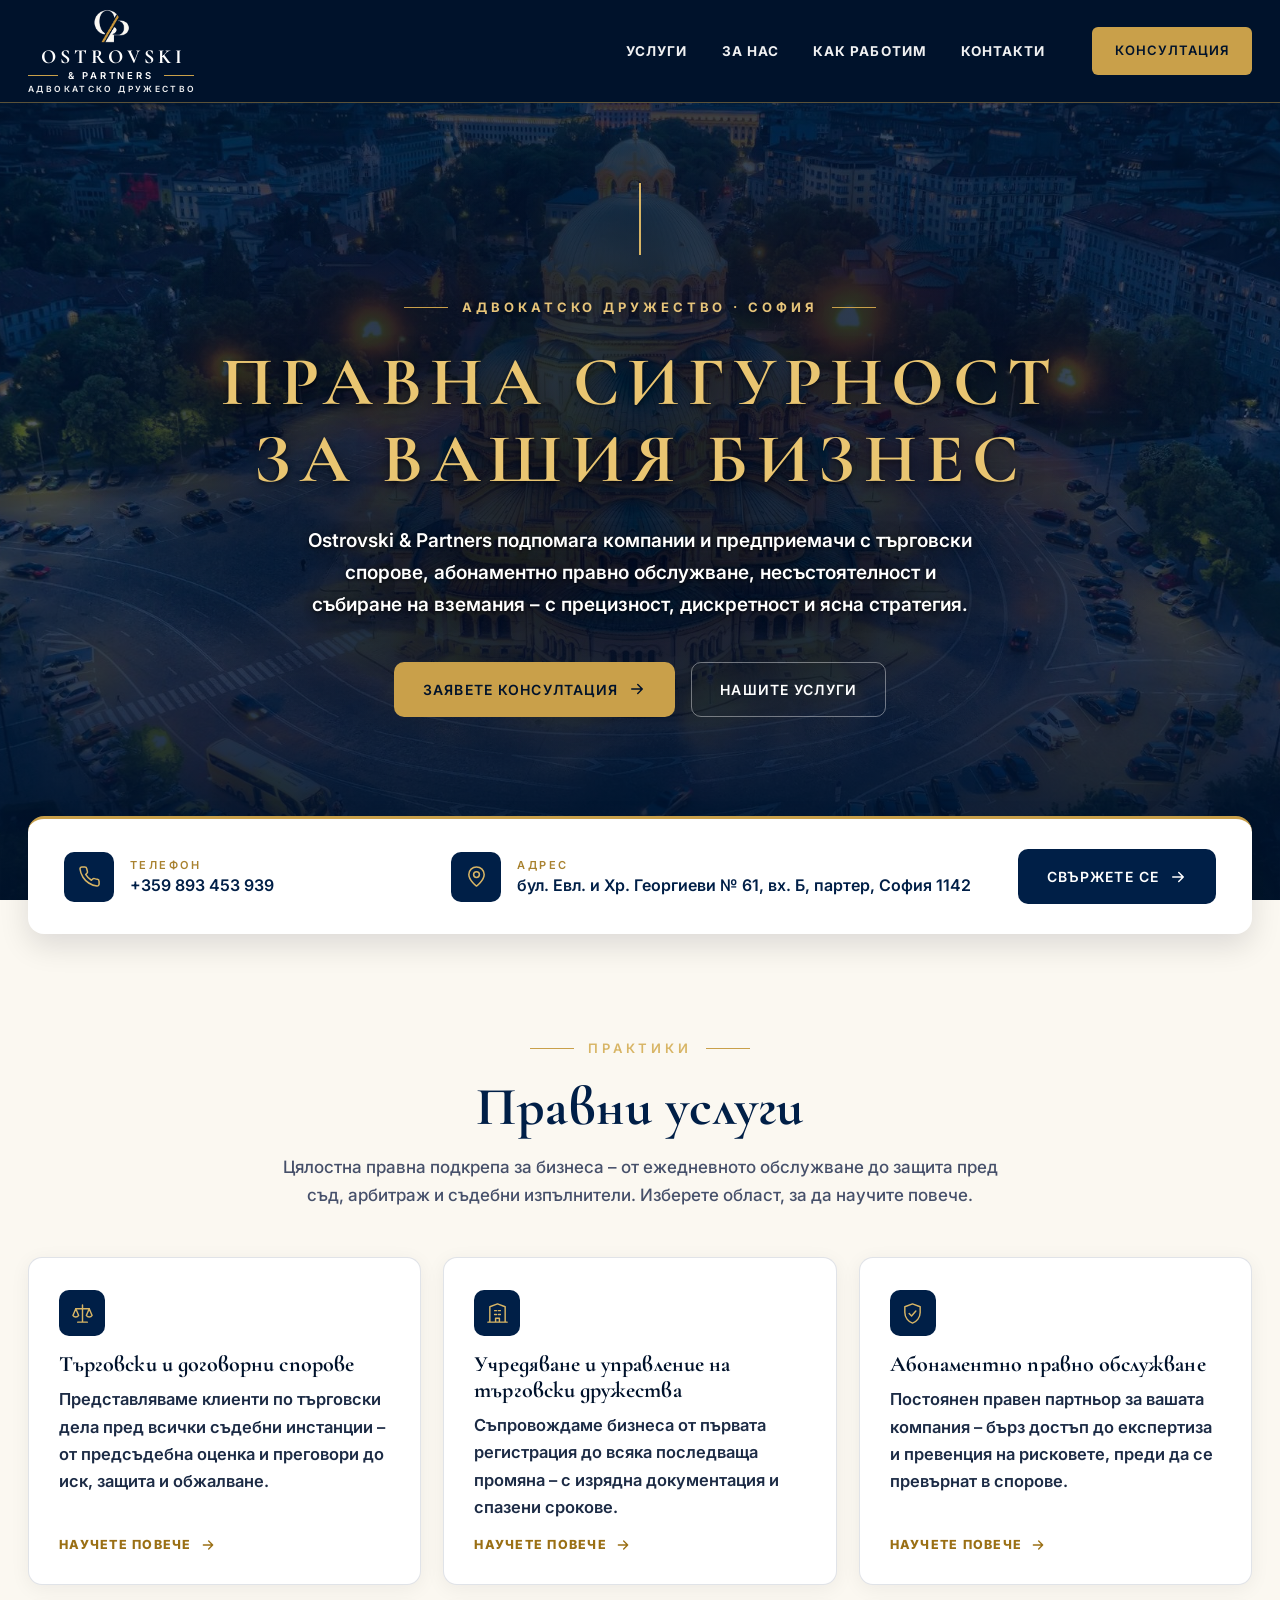
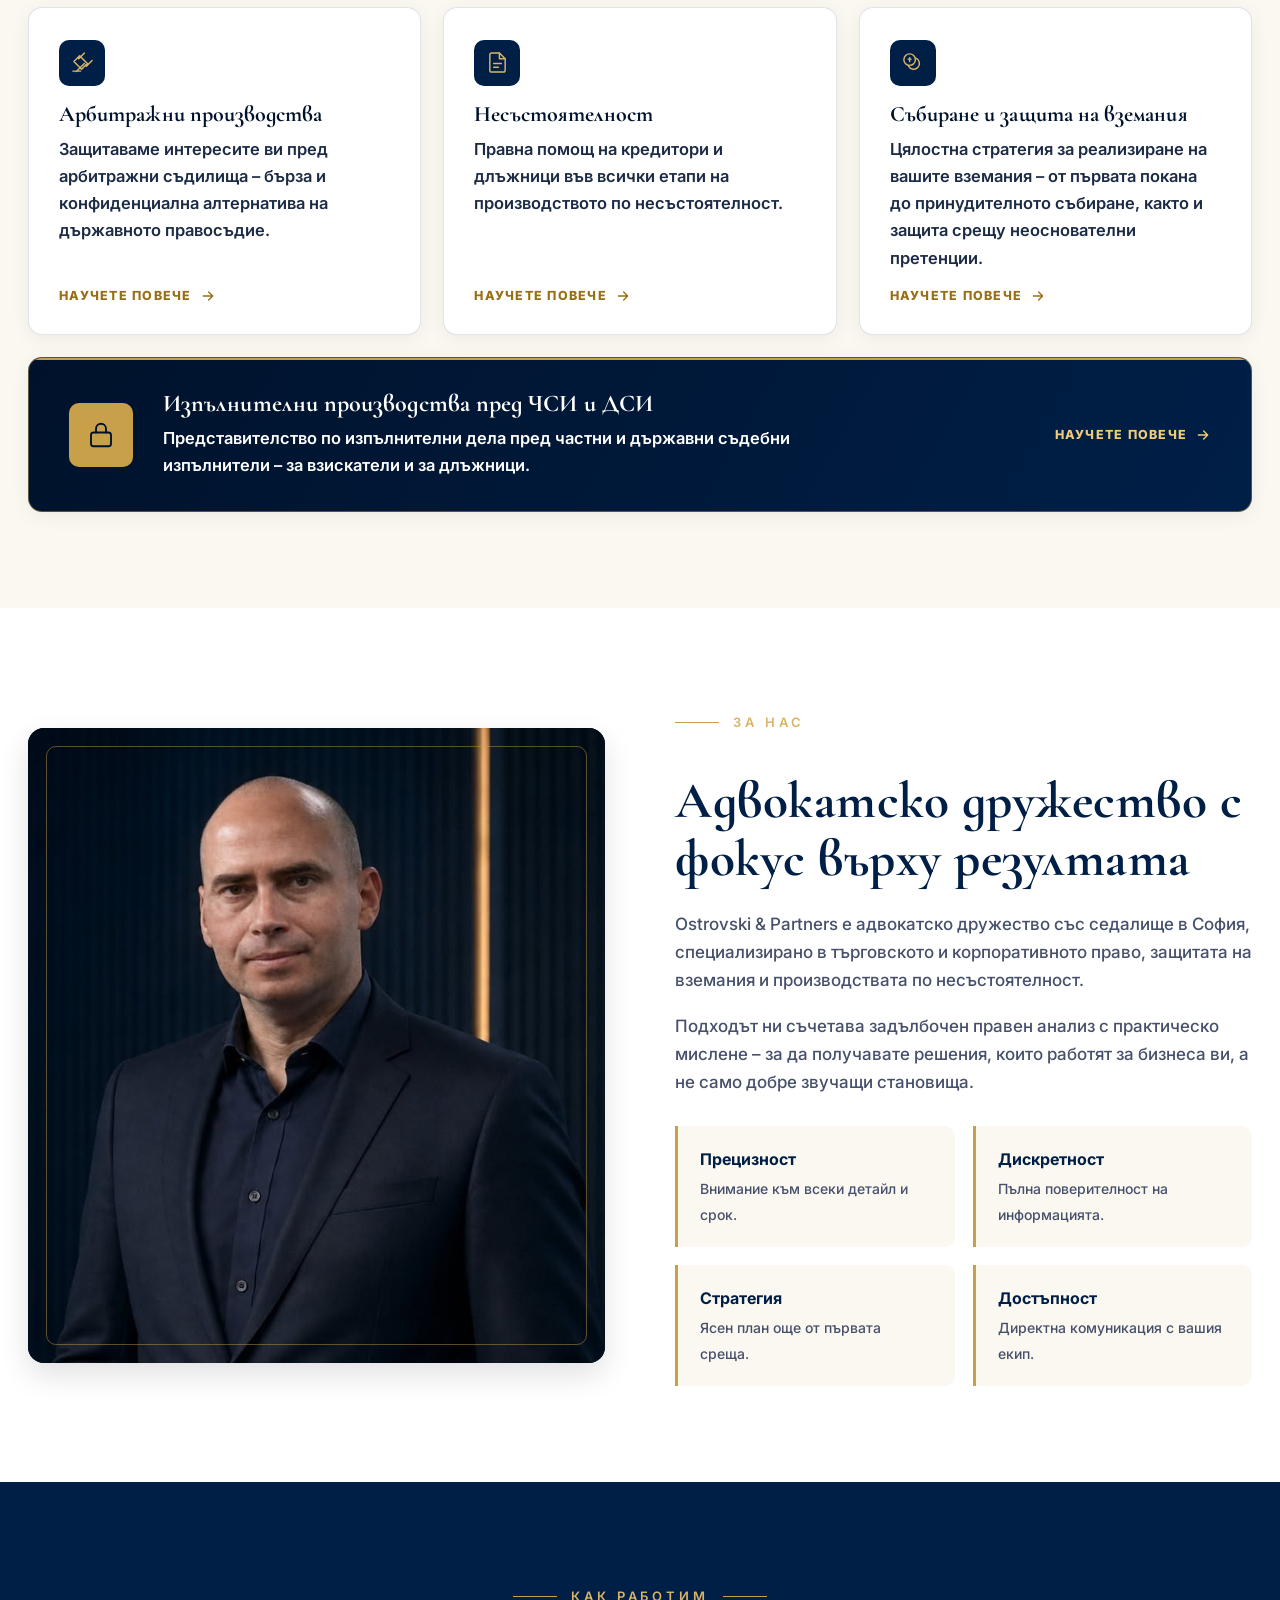
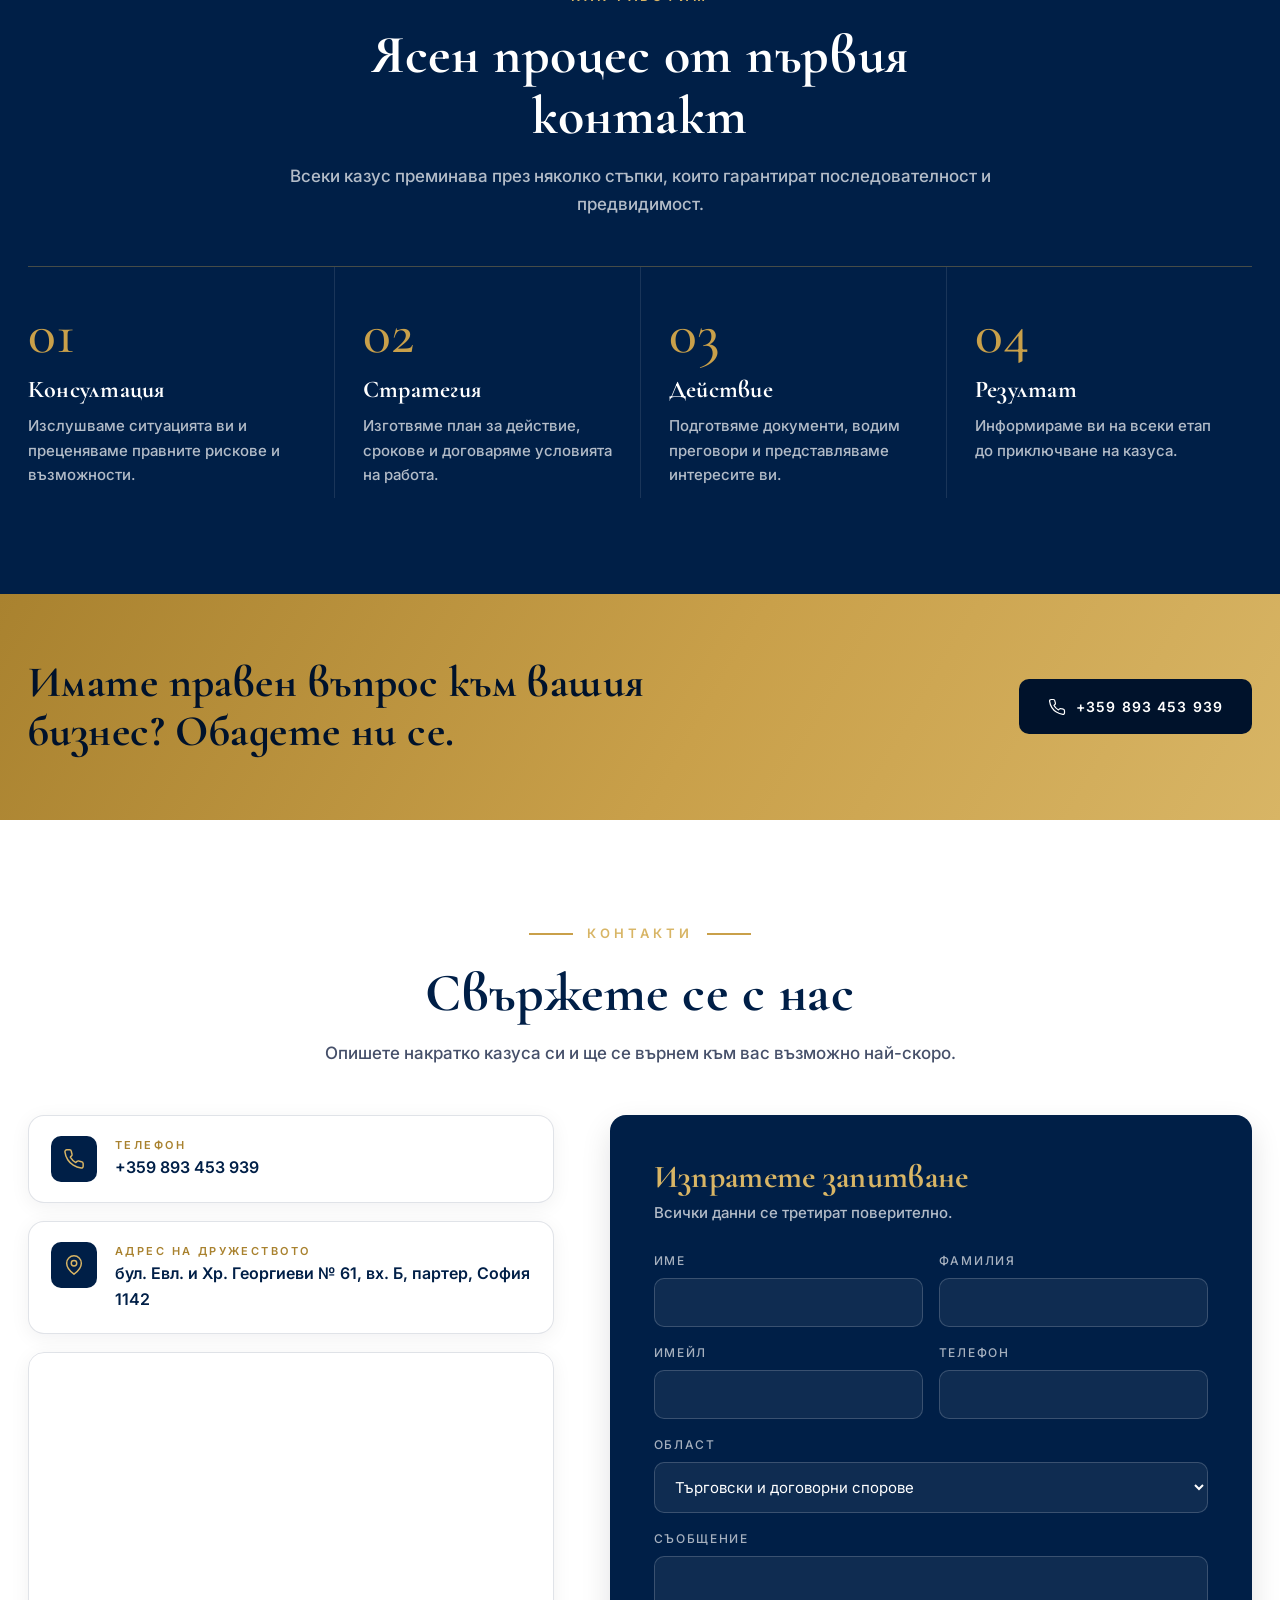
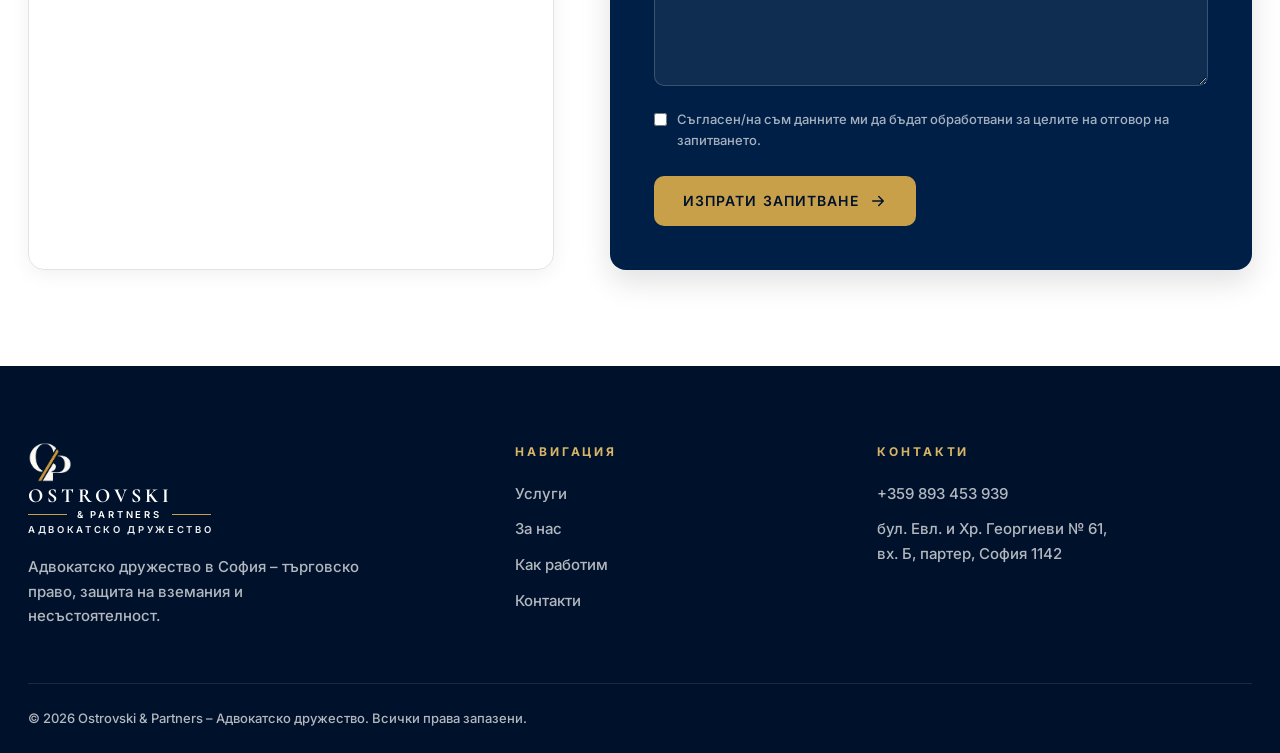
<file: index.html>
<!DOCTYPE html>
<html lang="bg">
<head>
<meta charset="UTF-8">
<meta name="viewport" content="width=device-width, initial-scale=1">
<title>Ostrovski &amp; Partners – Адвокатско дружество, София</title>
<meta name="description" content="Адвокатско дружество Ostrovski & Partners – търговски и договорни спорове, търговски дружества, абонаментно правно обслужване, арбитраж, несъстоятелност, събиране на вземания и изпълнителни производства.">
<link rel="preconnect" href="https://fonts.googleapis.com">
<link rel="preconnect" href="https://fonts.gstatic.com" crossorigin>
<link href="https://fonts.googleapis.com/css2?family=Cormorant+Garamond:wght@500;600;700;800&family=Inter:wght@400;500;600;700&display=swap&subset=cyrillic" rel="stylesheet">
<link rel="stylesheet" href="assets/style.css">
<script type="application/ld+json">
{"@context":"https://schema.org","@type":"LegalService","name":"Ostrovski & Partners","alternateName":"Островски и Партнърс – Адвокатско дружество","telephone":"+359893453939","address":{"@type":"PostalAddress","streetAddress":"бул. Евл. и Хр. Георгиеви № 61, вх. Б, партер","addressLocality":"София","postalCode":"1142","addressCountry":"BG"}}
</script>
</head>
<body>
<svg width="0" height="0" style="position:absolute" aria-hidden="true">
  <defs>
    <symbol id="i-phone" viewBox="0 0 24 24" fill="none" stroke="currentColor" stroke-width="1.6" stroke-linecap="round" stroke-linejoin="round"><path d="M22 16.9v3a2 2 0 0 1-2.2 2 19.8 19.8 0 0 1-8.6-3.1 19.5 19.5 0 0 1-6-6A19.8 19.8 0 0 1 2.1 4.2 2 2 0 0 1 4.1 2h3a2 2 0 0 1 2 1.7c.1 1 .4 1.9.7 2.8a2 2 0 0 1-.5 2.1L8 9.9a16 16 0 0 0 6 6l1.3-1.3a2 2 0 0 1 2.1-.4c.9.3 1.8.6 2.8.7a2 2 0 0 1 1.7 2z"/></symbol>
    <symbol id="i-pin" viewBox="0 0 24 24" fill="none" stroke="currentColor" stroke-width="1.6" stroke-linecap="round" stroke-linejoin="round"><path d="M20 10c0 6-8 12-8 12S4 16 4 10a8 8 0 0 1 16 0z"/><circle cx="12" cy="10" r="3"/></symbol>
    <symbol id="i-clock" viewBox="0 0 24 24" fill="none" stroke="currentColor" stroke-width="1.6" stroke-linecap="round" stroke-linejoin="round"><circle cx="12" cy="12" r="10"/><path d="M12 6v6l4 2"/></symbol>
    <symbol id="i-scale" viewBox="0 0 24 24" fill="none" stroke="currentColor" stroke-width="1.5" stroke-linecap="round" stroke-linejoin="round"><path d="M12 3v18M7 21h10M5 7h14"/><path d="M5 7l-3 7a3.5 3.5 0 0 0 6 0zM19 7l-3 7a3.5 3.5 0 0 0 6 0z"/></symbol>
    <symbol id="i-building" viewBox="0 0 24 24" fill="none" stroke="currentColor" stroke-width="1.5" stroke-linecap="round" stroke-linejoin="round"><path d="M4 21V5l8-3 8 3v16M2 21h20M9 9h2M13 9h2M9 13h2M13 13h2M10 21v-4h4v4"/></symbol>
    <symbol id="i-shield" viewBox="0 0 24 24" fill="none" stroke="currentColor" stroke-width="1.5" stroke-linecap="round" stroke-linejoin="round"><path d="M12 2l8 3v6c0 5-3.5 9.5-8 11-4.5-1.5-8-6-8-11V5z"/><path d="M8.5 12l2.5 2.5 4.5-5"/></symbol>
    <symbol id="i-gavel" viewBox="0 0 24 24" fill="none" stroke="currentColor" stroke-width="1.5" stroke-linecap="round" stroke-linejoin="round"><path d="M14 13l-8.5 8.5M16 16l6-6M8 8l6-6M3 11l6-6 8 8-6 6zM2 21h8"/></symbol>
    <symbol id="i-doc" viewBox="0 0 24 24" fill="none" stroke="currentColor" stroke-width="1.5" stroke-linecap="round" stroke-linejoin="round"><path d="M14 2H6a2 2 0 0 0-2 2v16a2 2 0 0 0 2 2h12a2 2 0 0 0 2-2V8z"/><path d="M14 2v6h6M8 13h8M8 17h5"/></symbol>
    <symbol id="i-coins" viewBox="0 0 24 24" fill="none" stroke="currentColor" stroke-width="1.5" stroke-linecap="round" stroke-linejoin="round"><circle cx="9" cy="9" r="6"/><path d="M15.5 7.5A6 6 0 1 1 8 16M9 7v4M7.5 8.5h3"/></symbol>
    <symbol id="i-lock" viewBox="0 0 24 24" fill="none" stroke="currentColor" stroke-width="1.5" stroke-linecap="round" stroke-linejoin="round"><rect x="4" y="10" width="16" height="11" rx="2"/><path d="M8 10V7a4 4 0 0 1 8 0v3"/></symbol>
    <symbol id="i-mail" viewBox="0 0 24 24" fill="none" stroke="currentColor" stroke-width="1.6" stroke-linecap="round" stroke-linejoin="round"><rect x="3" y="5" width="18" height="14" rx="2"/><path d="M3 7l9 6 9-6"/></symbol>
    <symbol id="i-arrow" viewBox="0 0 24 24" fill="none" stroke="currentColor" stroke-width="2" stroke-linecap="round" stroke-linejoin="round"><path d="M5 12h14M13 6l6 6-6 6"/></symbol>
    <!-- Монограма OP със златна диагонал -->
    <symbol id="mono" viewBox="0 0 100 100">
      <text x="6" y="74" font-family="'Cormorant Garamond',Georgia,serif" font-weight="700" font-size="92" fill="#fff">O</text>
      <text x="46" y="74" font-family="'Cormorant Garamond',Georgia,serif" font-weight="700" font-size="92" fill="#fff">P</text>
      <line x1="64" y1="6" x2="30" y2="96" stroke="#c9a04a" stroke-width="5.5" stroke-linecap="butt"/>
    </symbol>
  </defs>
</svg><header id="top">
  <div class="container nav">
    <a href="#top" class="logo" aria-label="Ostrovski & Partners">
      <span class="logo-mark" role="img" aria-label="OP"></span>
      <span class="logo-text"><b>OSTROVSKI</b><span class="lt-p">&amp; PARTNERS</span><span class="lt-s">АДВОКАТСКО ДРУЖЕСТВО</span></span>
    </a>
    <nav id="menu">
      <ul>
        <li class="has-dd"><a href="#uslugi">Услуги</a><div class="dd-menu"><a href="targovski-sporove.html">Търговски и договорни спорове</a><a href="targovski-druzhestva.html">Учредяване и управление на търговски дружества</a><a href="abonamentno-obsluzhvane.html">Абонаментно правно обслужване</a><a href="arbitrazh.html">Арбитражни производства</a><a href="nesastoyatelnost.html">Несъстоятелност</a><a href="vzemania.html">Събиране и защита на вземания</a><a href="izpalnitelni-proizvodstva.html">Изпълнителни производства пред ЧСИ и ДСИ</a></div></li>
        <li><a href="#za-nas">За нас</a></li>
        <li><a href="#podhod">Как работим</a></li>
        <li><a href="#kontakti">Контакти</a></li>
      </ul>
    </nav>
    <div class="nav-cta">
      <a class="btn btn-gold nav-btn" href="#kontakti">Консултация</a>
      
      <button class="burger" id="burger" aria-label="Меню" aria-expanded="false"><span></span><span></span></button>
    </div>
  </div>
</header><main>
<section class="hero">
  <div class="container hero-inner">
    <div class="hero-line" aria-hidden="true"></div>
    <div class="eyebrow">Адвокатско дружество · София</div>
    <h1>Правна сигурност за вашия бизнес</h1>
    <p class="lead">Ostrovski &amp; Partners подпомага компании и предприемачи с търговски спорове, абонаментно правно обслужване, несъстоятелност и събиране на вземания – с прецизност, дискретност и ясна стратегия.</p>
    <div class="hero-actions">
      <a href="#kontakti" class="btn btn-gold">Заявете консултация <svg width="18" height="18"><use href="#i-arrow"/></svg></a>
      <a href="#uslugi" class="btn btn-ghost">Нашите услуги</a>
    </div>
  </div>
</section>

<div class="strip-wrap">
  <div class="container">
    <div class="strip reveal">
      <div class="strip-item"><div class="ico"><svg><use href="#i-phone"/></svg></div><div><small>Телефон</small><a href="tel:+359893453939">+359 893 453 939</a></div></div>
      <div class="strip-item"><div class="ico"><svg><use href="#i-pin"/></svg></div><div><small>Адрес</small><span>бул. Евл. и Хр. Георгиеви № 61, вх. Б, партер, София 1142</span></div></div>
      <a href="#kontakti" class="btn btn-navy">Свържете се <svg width="18" height="18"><use href="#i-arrow"/></svg></a>
    </div>
  </div>
</div>

<section id="uslugi"><div class="container"><div class="sec-head reveal"><div class="eyebrow">Практики</div><h2>Правни услуги</h2><p>Цялостна правна подкрепа за бизнеса – от ежедневното обслужване до защита пред съд, арбитраж и съдебни изпълнители. Изберете област, за да научите повече.</p></div><div class="grid-services"><a class="card reveal" href="targovski-sporove.html"><div class="ico"><svg><use href="#i-scale"/></svg></div><h3>Търговски и договорни спорове</h3><p>Представляваме клиенти по търговски дела пред всички съдебни инстанции – от предсъдебна оценка и преговори до иск, защита и обжалване.</p><span class="more">Научете повече <svg><use href="#i-arrow"/></svg></span></a><a class="card reveal" href="targovski-druzhestva.html"><div class="ico"><svg><use href="#i-building"/></svg></div><h3>Учредяване и управление на търговски дружества</h3><p>Съпровождаме бизнеса от първата регистрация до всяка последваща промяна – с изрядна документация и спазени срокове.</p><span class="more">Научете повече <svg><use href="#i-arrow"/></svg></span></a><a class="card reveal" href="abonamentno-obsluzhvane.html"><div class="ico"><svg><use href="#i-shield"/></svg></div><h3>Абонаментно правно обслужване</h3><p>Постоянен правен партньор за вашата компания – бърз достъп до експертиза и превенция на рисковете, преди да се превърнат в спорове.</p><span class="more">Научете повече <svg><use href="#i-arrow"/></svg></span></a><a class="card reveal" href="arbitrazh.html"><div class="ico"><svg><use href="#i-gavel"/></svg></div><h3>Арбитражни производства</h3><p>Защитаваме интересите ви пред арбитражни съдилища – бърза и конфиденциална алтернатива на държавното правосъдие.</p><span class="more">Научете повече <svg><use href="#i-arrow"/></svg></span></a><a class="card reveal" href="nesastoyatelnost.html"><div class="ico"><svg><use href="#i-doc"/></svg></div><h3>Несъстоятелност</h3><p>Правна помощ на кредитори и длъжници във всички етапи на производството по несъстоятелност.</p><span class="more">Научете повече <svg><use href="#i-arrow"/></svg></span></a><a class="card reveal" href="vzemania.html"><div class="ico"><svg><use href="#i-coins"/></svg></div><h3>Събиране и защита на вземания</h3><p>Цялостна стратегия за реализиране на вашите вземания – от първата покана до принудителното събиране, както и защита срещу неоснователни претенции.</p><span class="more">Научете повече <svg><use href="#i-arrow"/></svg></span></a><a class="card reveal" href="izpalnitelni-proizvodstva.html"><div class="ico"><svg><use href="#i-lock"/></svg></div><h3>Изпълнителни производства пред ЧСИ и ДСИ</h3><p>Представителство по изпълнителни дела пред частни и държавни съдебни изпълнители – за взискатели и за длъжници.</p><span class="more">Научете повече <svg><use href="#i-arrow"/></svg></span></a></div></div></section>

<section id="za-nas">
  <div class="container about">
    <div class="about-visual reveal">
      <img class="about-photo" src="assets/partner.jpg" alt="Ostrovski &amp; Partners – адвокат" loading="lazy">
    </div>
    <div class="about-text reveal">
      <div class="eyebrow">За нас</div>
      <h2>Адвокатско дружество с фокус върху резултата</h2>
      <p>Ostrovski &amp; Partners е адвокатско дружество със седалище в София, специализирано в търговското и корпоративното право, защитата на вземания и производствата по несъстоятелност.</p>
      <p>Подходът ни съчетава задълбочен правен анализ с практическо мислене – за да получавате решения, които работят за бизнеса ви, а не само добре звучащи становища.</p>
      <div class="values">
        <div class="value"><b>Прецизност</b><span>Внимание към всеки детайл и срок.</span></div>
        <div class="value"><b>Дискретност</b><span>Пълна поверителност на информацията.</span></div>
        <div class="value"><b>Стратегия</b><span>Ясен план още от първата среща.</span></div>
        <div class="value"><b>Достъпност</b><span>Директна комуникация с вашия екип.</span></div>
      </div>
    </div>
  </div>
</section>

<section id="podhod" class="dark">
  <div class="container">
    <div class="sec-head reveal">
      <div class="eyebrow">Как работим</div>
      <h2>Ясен процес от първия контакт</h2>
      <p>Всеки казус преминава през няколко стъпки, които гарантират последователност и предвидимост.</p>
    </div>
    <div class="steps">
      <div class="step reveal"><div class="n">01</div><h3>Консултация</h3><p>Изслушваме ситуацията ви и преценяваме правните рискове и възможности.</p></div>
      <div class="step reveal"><div class="n">02</div><h3>Стратегия</h3><p>Изготвяме план за действие, срокове и договаряме условията на работа.</p></div>
      <div class="step reveal"><div class="n">03</div><h3>Действие</h3><p>Подготвяме документи, водим преговори и представляваме интересите ви.</p></div>
      <div class="step reveal"><div class="n">04</div><h3>Резултат</h3><p>Информираме ви на всеки етап до приключване на казуса.</p></div>
    </div>
  </div>
</section>

<div class="cta-band">
  <div class="container cta-inner">
    <h2>Имате правен въпрос към вашия бизнес? Обадете ни се.</h2>
    <a href="tel:+359893453939" class="btn"><svg width="18" height="18"><use href="#i-phone"/></svg>+359 893 453 939</a>
  </div>
</div>

<section id="kontakti">
  <div class="container">
    <div class="sec-head reveal">
      <div class="eyebrow">Контакти</div>
      <h2>Свържете се с нас</h2>
      <p>Опишете накратко казуса си и ще се върнем към вас възможно най-скоро.</p>
    </div>
    <div class="contact-grid">
      <div class="reveal">
        <div class="info-list">
          <div class="info"><div class="ico"><svg><use href="#i-phone"/></svg></div><div><small>Телефон</small><a href="tel:+359893453939">+359 893 453 939</a></div></div>
          <div class="info"><div class="ico"><svg><use href="#i-pin"/></svg></div><div><small>Адрес на дружеството</small><span class="v">бул. Евл. и Хр. Георгиеви № 61, вх. Б, партер, София 1142</span></div></div>
        </div>
        <div class="map">
          <iframe title="Карта – Ostrovski & Partners" loading="lazy" referrerpolicy="no-referrer-when-downgrade" src="https://maps.google.com/maps?q=%D0%B1%D1%83%D0%BB.%20%D0%95%D0%B2%D0%BB%D0%BE%D0%B3%D0%B8%20%D0%B8%20%D0%A5%D1%80%D0%B8%D1%81%D1%82%D0%BE%20%D0%93%D0%B5%D0%BE%D1%80%D0%B3%D0%B8%D0%B5%D0%B2%D0%B8%2061%2C%20%D0%A1%D0%BE%D1%84%D0%B8%D1%8F%201142%2C%20%D0%91%D1%8A%D0%BB%D0%B3%D0%B0%D1%80%D0%B8%D1%8F&z=17&hl=bg&output=embed"></iframe>
        </div>
      </div>
      <form id="contactForm" class="reveal">
        <h3>Изпратете запитване</h3>
        <p>Всички данни се третират поверително.</p>
        <div class="row">
          <div class="field"><label for="fn">Име</label><input id="fn" name="name" required autocomplete="given-name"></div>
          <div class="field"><label for="ln">Фамилия</label><input id="ln" name="surname" autocomplete="family-name"></div>
        </div>
        <div class="row">
          <div class="field"><label for="em">Имейл</label><input id="em" type="email" name="email" required autocomplete="email"></div>
          <div class="field"><label for="ph">Телефон</label><input id="ph" type="tel" name="phone" autocomplete="tel"></div>
        </div>
        <div class="field"><label for="sv">Област</label>
          <select id="sv" name="service">
            <option>Търговски и договорни спорове</option>
            <option>Учредяване и управление на търговски дружества</option>
            <option>Абонаментно правно обслужване</option>
            <option>Арбитражни производства</option>
            <option>Несъстоятелност</option>
            <option>Събиране и защита на вземания</option>
            <option>Изпълнителни производства пред ЧСИ и ДСИ</option>
            <option>Друго</option>
          </select>
        </div>
        <div class="field"><label for="ms">Съобщение</label><textarea id="ms" name="message" required></textarea></div>
        <input type="text" name="_honey" tabindex="-1" autocomplete="off" aria-hidden="true" style="position:absolute;left:-9999px;opacity:0;height:0;width:0">
        <label class="consent"><input type="checkbox" name="consent" value="да" required> Съгласен/на съм данните ми да бъдат обработвани за целите на отговор на запитването.</label>
        <button class="btn btn-gold" type="submit">Изпрати запитване <svg width="18" height="18"><use href="#i-arrow"/></svg></button>
        <div class="form-ok" id="formOk" role="status">Благодарим ви! Запитването е получено – ще се свържем с вас скоро.</div>
        <div class="form-err" id="formErr" role="alert">Не успяхме да изпратим запитването. Моля, <a href="mailto:ostrovski_n@abv.bg">изпратете го по имейл</a> или се обадете на <a href="tel:+359893453939">+359 893 453 939</a>.</div>
      </form>
    </div>
  </div>
</section>
</main><footer>
  <div class="container">
    <div class="foot-grid">
      <div>
        <a href="#top" class="logo"><span class="logo-mark" role="img" aria-label="OP"></span><span class="logo-text"><b>OSTROVSKI</b><span class="lt-p">&amp; PARTNERS</span><span class="lt-s">АДВОКАТСКО ДРУЖЕСТВО</span></span></a>
        <p>Адвокатско дружество в София – търговско право, защита на вземания и несъстоятелност.</p>
      </div>
      <div>
        <h4>Навигация</h4>
        <ul>
          <li><a href="#uslugi">Услуги</a></li>
          <li><a href="#za-nas">За нас</a></li>
          <li><a href="#podhod">Как работим</a></li>
          <li><a href="#kontakti">Контакти</a></li>
        </ul>
      </div>
      <div>
        <h4>Контакти</h4>
        <ul>
          <li><a href="tel:+359893453939">+359 893 453 939</a></li>
          <li>бул. Евл. и Хр. Георгиеви № 61,<br>вх. Б, партер, София 1142</li>
        </ul>
      </div>
    </div>
    <div class="foot-bottom">
      <span>© <span id="yr">2026</span> Ostrovski &amp; Partners – Адвокатско дружество. Всички права запазени.</span>
    </div>
  </div>
</footer>

<a class="fab" href="tel:+359893453939" aria-label="Обадете се"><svg><use href="#i-phone"/></svg></a>
<script src="assets/main.js"></script>
</body>
</html>
</file>
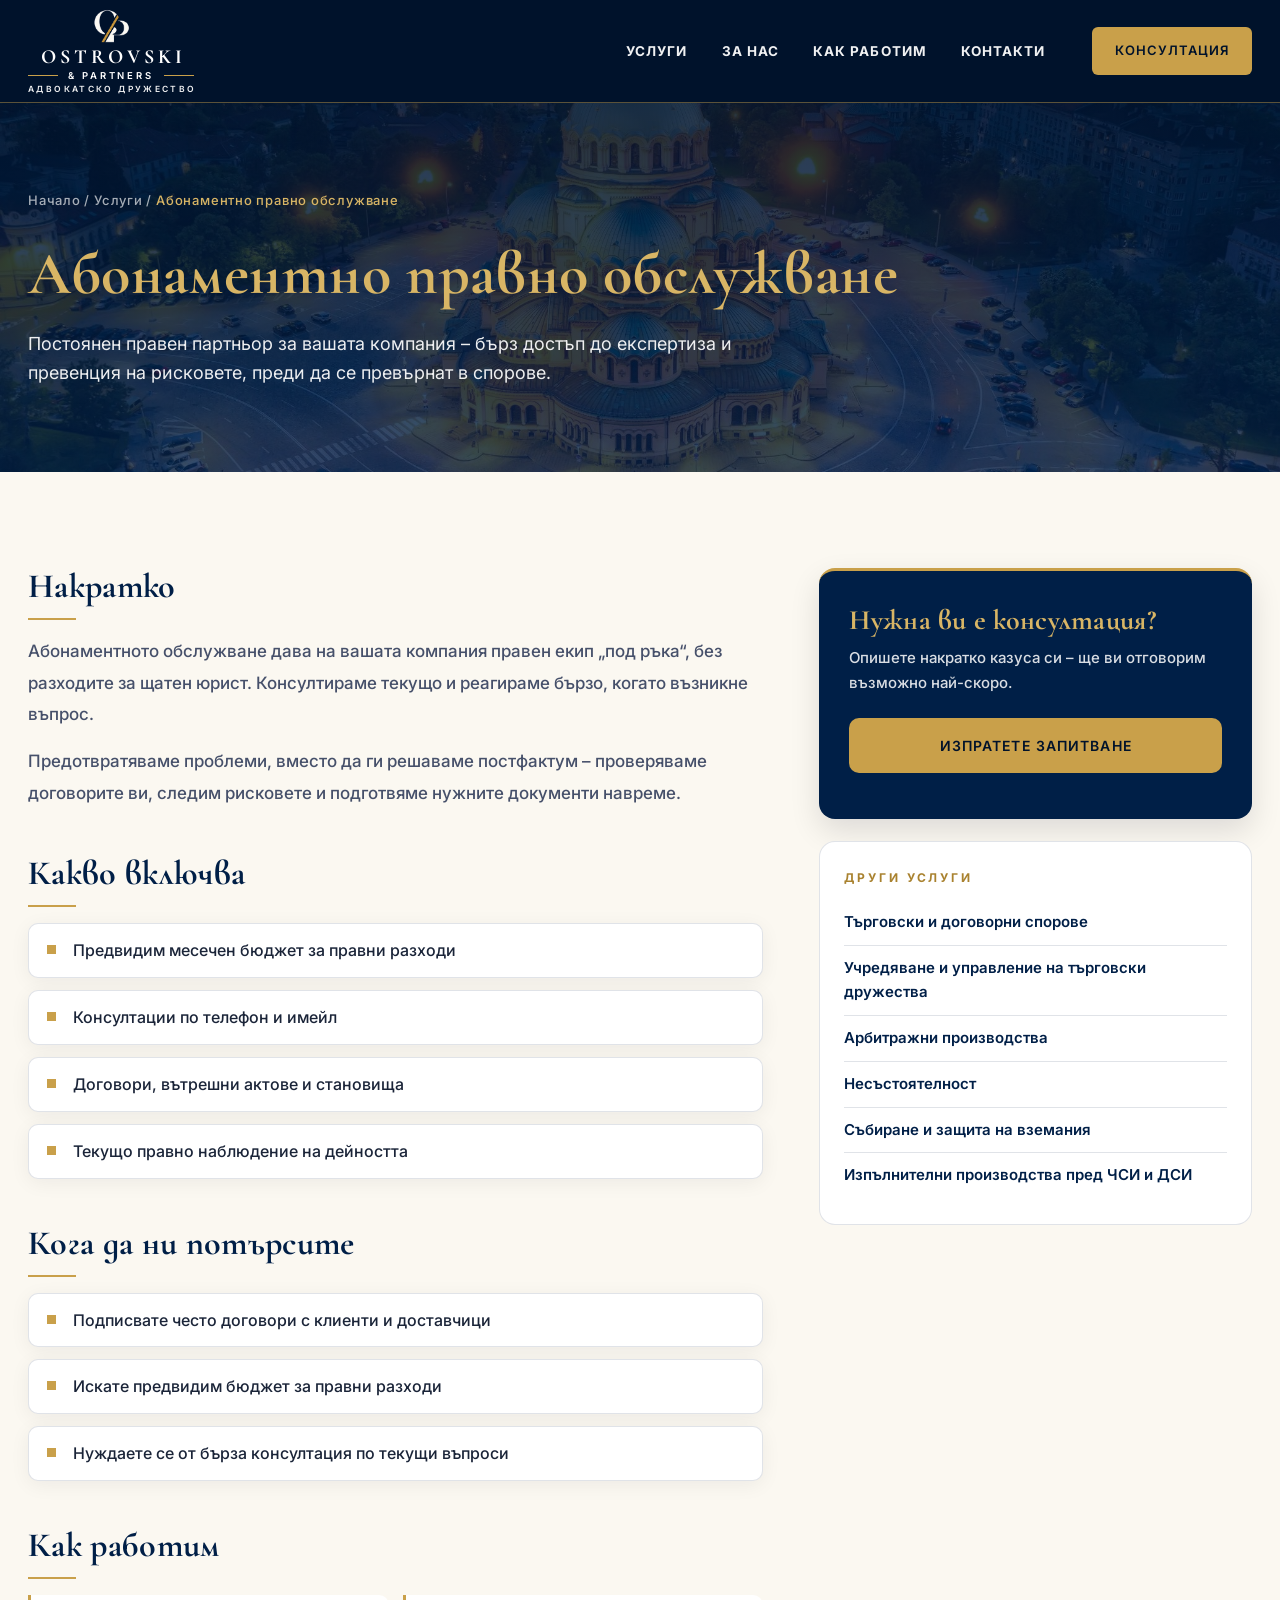
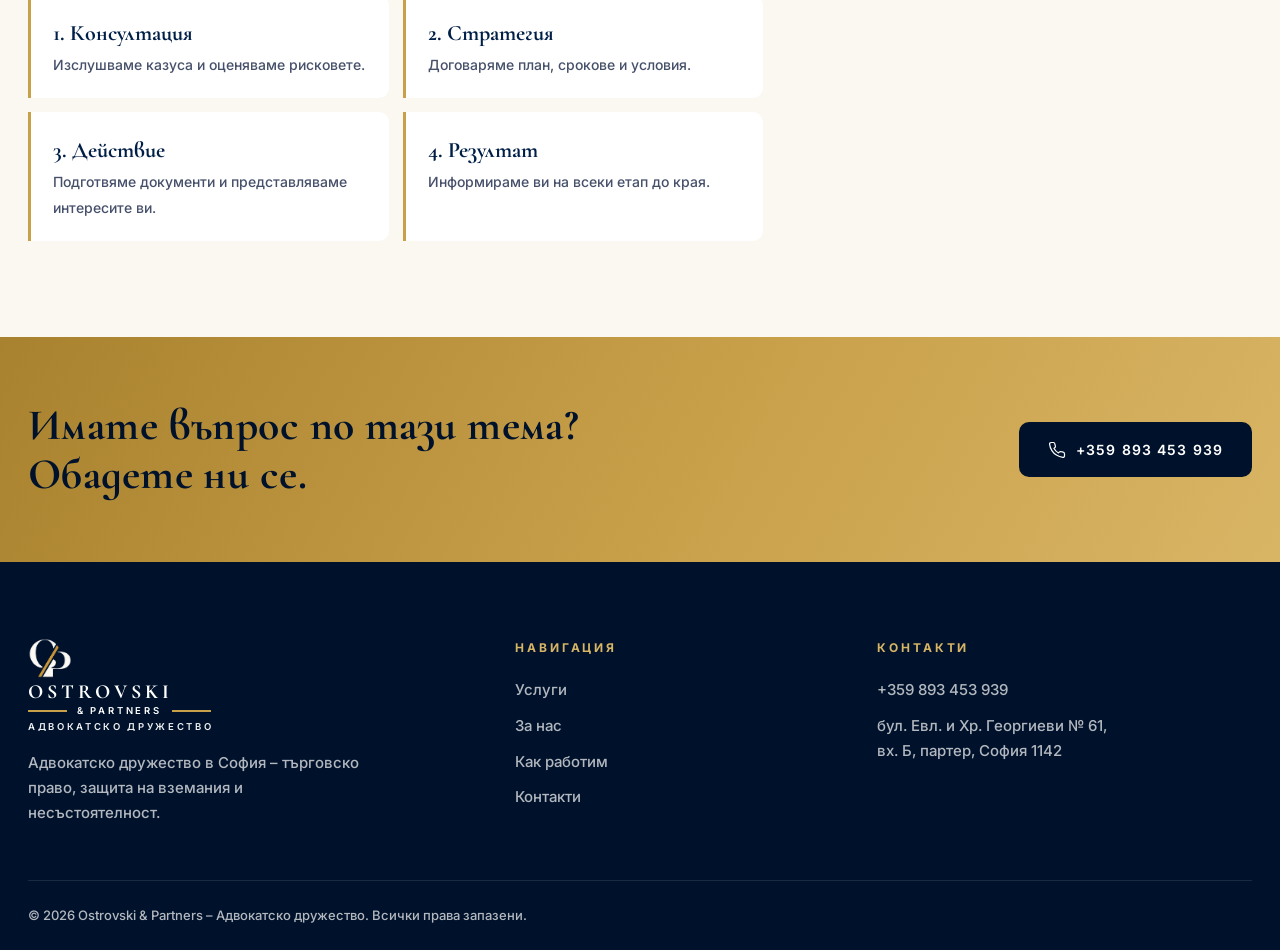
<file: abonamentno-obsluzhvane.html>
<!DOCTYPE html>
<html lang="bg">
<head>
<meta charset="UTF-8">
<meta name="viewport" content="width=device-width, initial-scale=1">
<title>Абонаментно правно обслужване – Ostrovski &amp; Partners</title>
<meta name="description" content="Постоянен правен партньор за вашата компания – бърз достъп до експертиза и превенция на рисковете, преди да се превърнат в спорове.">
<link rel="preconnect" href="https://fonts.googleapis.com">
<link rel="preconnect" href="https://fonts.gstatic.com" crossorigin>
<link href="https://fonts.googleapis.com/css2?family=Cormorant+Garamond:wght@500;600;700;800&family=Inter:wght@400;500;600;700&display=swap&subset=cyrillic" rel="stylesheet">
<link rel="stylesheet" href="assets/style.css">
</head>
<body>
<!-- SVG символи -->
<svg width="0" height="0" style="position:absolute" aria-hidden="true">
  <defs>
    <symbol id="i-phone" viewBox="0 0 24 24" fill="none" stroke="currentColor" stroke-width="1.6" stroke-linecap="round" stroke-linejoin="round"><path d="M22 16.9v3a2 2 0 0 1-2.2 2 19.8 19.8 0 0 1-8.6-3.1 19.5 19.5 0 0 1-6-6A19.8 19.8 0 0 1 2.1 4.2 2 2 0 0 1 4.1 2h3a2 2 0 0 1 2 1.7c.1 1 .4 1.9.7 2.8a2 2 0 0 1-.5 2.1L8 9.9a16 16 0 0 0 6 6l1.3-1.3a2 2 0 0 1 2.1-.4c.9.3 1.8.6 2.8.7a2 2 0 0 1 1.7 2z"/></symbol>
    <symbol id="i-pin" viewBox="0 0 24 24" fill="none" stroke="currentColor" stroke-width="1.6" stroke-linecap="round" stroke-linejoin="round"><path d="M20 10c0 6-8 12-8 12S4 16 4 10a8 8 0 0 1 16 0z"/><circle cx="12" cy="10" r="3"/></symbol>
    <symbol id="i-clock" viewBox="0 0 24 24" fill="none" stroke="currentColor" stroke-width="1.6" stroke-linecap="round" stroke-linejoin="round"><circle cx="12" cy="12" r="10"/><path d="M12 6v6l4 2"/></symbol>
    <symbol id="i-scale" viewBox="0 0 24 24" fill="none" stroke="currentColor" stroke-width="1.5" stroke-linecap="round" stroke-linejoin="round"><path d="M12 3v18M7 21h10M5 7h14"/><path d="M5 7l-3 7a3.5 3.5 0 0 0 6 0zM19 7l-3 7a3.5 3.5 0 0 0 6 0z"/></symbol>
    <symbol id="i-building" viewBox="0 0 24 24" fill="none" stroke="currentColor" stroke-width="1.5" stroke-linecap="round" stroke-linejoin="round"><path d="M4 21V5l8-3 8 3v16M2 21h20M9 9h2M13 9h2M9 13h2M13 13h2M10 21v-4h4v4"/></symbol>
    <symbol id="i-shield" viewBox="0 0 24 24" fill="none" stroke="currentColor" stroke-width="1.5" stroke-linecap="round" stroke-linejoin="round"><path d="M12 2l8 3v6c0 5-3.5 9.5-8 11-4.5-1.5-8-6-8-11V5z"/><path d="M8.5 12l2.5 2.5 4.5-5"/></symbol>
    <symbol id="i-gavel" viewBox="0 0 24 24" fill="none" stroke="currentColor" stroke-width="1.5" stroke-linecap="round" stroke-linejoin="round"><path d="M14 13l-8.5 8.5M16 16l6-6M8 8l6-6M3 11l6-6 8 8-6 6zM2 21h8"/></symbol>
    <symbol id="i-doc" viewBox="0 0 24 24" fill="none" stroke="currentColor" stroke-width="1.5" stroke-linecap="round" stroke-linejoin="round"><path d="M14 2H6a2 2 0 0 0-2 2v16a2 2 0 0 0 2 2h12a2 2 0 0 0 2-2V8z"/><path d="M14 2v6h6M8 13h8M8 17h5"/></symbol>
    <symbol id="i-coins" viewBox="0 0 24 24" fill="none" stroke="currentColor" stroke-width="1.5" stroke-linecap="round" stroke-linejoin="round"><circle cx="9" cy="9" r="6"/><path d="M15.5 7.5A6 6 0 1 1 8 16M9 7v4M7.5 8.5h3"/></symbol>
    <symbol id="i-lock" viewBox="0 0 24 24" fill="none" stroke="currentColor" stroke-width="1.5" stroke-linecap="round" stroke-linejoin="round"><rect x="4" y="10" width="16" height="11" rx="2"/><path d="M8 10V7a4 4 0 0 1 8 0v3"/></symbol>
    <symbol id="i-mail" viewBox="0 0 24 24" fill="none" stroke="currentColor" stroke-width="1.6" stroke-linecap="round" stroke-linejoin="round"><rect x="3" y="5" width="18" height="14" rx="2"/><path d="M3 7l9 6 9-6"/></symbol>
    <symbol id="i-arrow" viewBox="0 0 24 24" fill="none" stroke="currentColor" stroke-width="2" stroke-linecap="round" stroke-linejoin="round"><path d="M5 12h14M13 6l6 6-6 6"/></symbol>
    <!-- Монограма OP със златна диагонал -->
    <symbol id="mono" viewBox="0 0 100 100">
      <text x="6" y="74" font-family="'Cormorant Garamond',Georgia,serif" font-weight="700" font-size="92" fill="#fff">O</text>
      <text x="46" y="74" font-family="'Cormorant Garamond',Georgia,serif" font-weight="700" font-size="92" fill="#fff">P</text>
      <line x1="64" y1="6" x2="30" y2="96" stroke="#c9a04a" stroke-width="5.5" stroke-linecap="butt"/>
    </symbol>
  </defs>
</svg><header id="top">
  <div class="container nav">
    <a href="index.html#top" class="logo" aria-label="Ostrovski & Partners">
      <span class="logo-mark" role="img" aria-label="OP"></span>
      <span class="logo-text"><b>OSTROVSKI</b><span class="lt-p">&amp; PARTNERS</span><span class="lt-s">АДВОКАТСКО ДРУЖЕСТВО</span></span>
    </a>
    <nav id="menu">
      <ul>
        <li class="has-dd"><a href="index.html#uslugi">Услуги</a><div class="dd-menu"><a href="targovski-sporove.html">Търговски и договорни спорове</a><a href="targovski-druzhestva.html">Учредяване и управление на търговски дружества</a><a href="abonamentno-obsluzhvane.html">Абонаментно правно обслужване</a><a href="arbitrazh.html">Арбитражни производства</a><a href="nesastoyatelnost.html">Несъстоятелност</a><a href="vzemania.html">Събиране и защита на вземания</a><a href="izpalnitelni-proizvodstva.html">Изпълнителни производства пред ЧСИ и ДСИ</a></div></li>
        <li><a href="index.html#za-nas">За нас</a></li>
        <li><a href="index.html#podhod">Как работим</a></li>
        <li><a href="index.html#kontakti">Контакти</a></li>
      </ul>
    </nav>
    <div class="nav-cta">
      <a class="btn btn-gold nav-btn" href="index.html#kontakti">Консултация</a>
      
      <button class="burger" id="burger" aria-label="Меню" aria-expanded="false"><span></span><span></span></button>
    </div>
  </div>
</header><main><section class="phero"><div class="container"><nav class="crumbs" aria-label="Пътека"><a href="index.html">Начало</a> / <a href="index.html#uslugi">Услуги</a> / <span>Абонаментно правно обслужване</span></nav><h1>Абонаментно правно обслужване</h1><p class="lead">Постоянен правен партньор за вашата компания – бърз достъп до експертиза и превенция на рисковете, преди да се превърнат в спорове.</p></div></section>
<section class="sbody"><div class="container sgrid"><article class="prose reveal"><h2>Накратко</h2><p>Абонаментното обслужване дава на вашата компания правен екип „под ръка“, без разходите за щатен юрист. Консултираме текущо и реагираме бързо, когато възникне въпрос.</p><p>Предотвратяваме проблеми, вместо да ги решаваме постфактум – проверяваме договорите ви, следим рисковете и подготвяме нужните документи навреме.</p><h2>Какво включва</h2><ul class="ticks"><li>Предвидим месечен бюджет за правни разходи</li><li>Консултации по телефон и имейл</li><li>Договори, вътрешни актове и становища</li><li>Текущо правно наблюдение на дейността</li></ul><h2>Кога да ни потърсите</h2><ul class="ticks"><li>Подписвате често договори с клиенти и доставчици</li><li>Искате предвидим бюджет за правни разходи</li><li>Нуждаете се от бърза консултация по текущи въпроси</li></ul><h2>Как работим</h2><div class="msteps"><div><b>1. Консултация</b><span>Изслушваме казуса и оценяваме рисковете.</span></div><div><b>2. Стратегия</b><span>Договаряме план, срокове и условия.</span></div><div><b>3. Действие</b><span>Подготвяме документи и представляваме интересите ви.</span></div><div><b>4. Резултат</b><span>Информираме ви на всеки етап до края.</span></div></div></article>
<aside class="side"><div class="side-card"><h3>Нужна ви е консултация?</h3><p>Опишете накратко казуса си – ще ви отговорим възможно най-скоро.</p><a class="btn btn-gold" href="index.html#kontakti">Изпратете запитване</a></div><div class="side-list"><h4>Други услуги</h4><a href="targovski-sporove.html">Търговски и договорни спорове</a><a href="targovski-druzhestva.html">Учредяване и управление на търговски дружества</a><a href="arbitrazh.html">Арбитражни производства</a><a href="nesastoyatelnost.html">Несъстоятелност</a><a href="vzemania.html">Събиране и защита на вземания</a><a href="izpalnitelni-proizvodstva.html">Изпълнителни производства пред ЧСИ и ДСИ</a></div></aside></div></section>
<div class="cta-band"><div class="container cta-inner"><h2>Имате въпрос по тази тема? Обадете ни се.</h2><a href="tel:+359893453939" class="btn"><svg width="18" height="18"><use href="#i-phone"/></svg>+359 893 453 939</a></div></div></main><footer>
  <div class="container">
    <div class="foot-grid">
      <div>
        <a href="index.html#top" class="logo"><span class="logo-mark" role="img" aria-label="OP"></span><span class="logo-text"><b>OSTROVSKI</b><span class="lt-p">&amp; PARTNERS</span><span class="lt-s">АДВОКАТСКО ДРУЖЕСТВО</span></span></a>
        <p>Адвокатско дружество в София – търговско право, защита на вземания и несъстоятелност.</p>
      </div>
      <div>
        <h4>Навигация</h4>
        <ul>
          <li><a href="index.html#uslugi">Услуги</a></li>
          <li><a href="index.html#za-nas">За нас</a></li>
          <li><a href="index.html#podhod">Как работим</a></li>
          <li><a href="index.html#kontakti">Контакти</a></li>
        </ul>
      </div>
      <div>
        <h4>Контакти</h4>
        <ul>
          <li><a href="tel:+359893453939">+359 893 453 939</a></li>
          <li>бул. Евл. и Хр. Георгиеви № 61,<br>вх. Б, партер, София 1142</li>
        </ul>
      </div>
    </div>
    <div class="foot-bottom">
      <span>© <span id="yr">2026</span> Ostrovski &amp; Partners – Адвокатско дружество. Всички права запазени.</span>
    </div>
  </div>
</footer>

<a class="fab" href="tel:+359893453939" aria-label="Обадете се"><svg><use href="#i-phone"/></svg></a>

<script src="assets/main.js"></script>
</body>
</html>
</file>
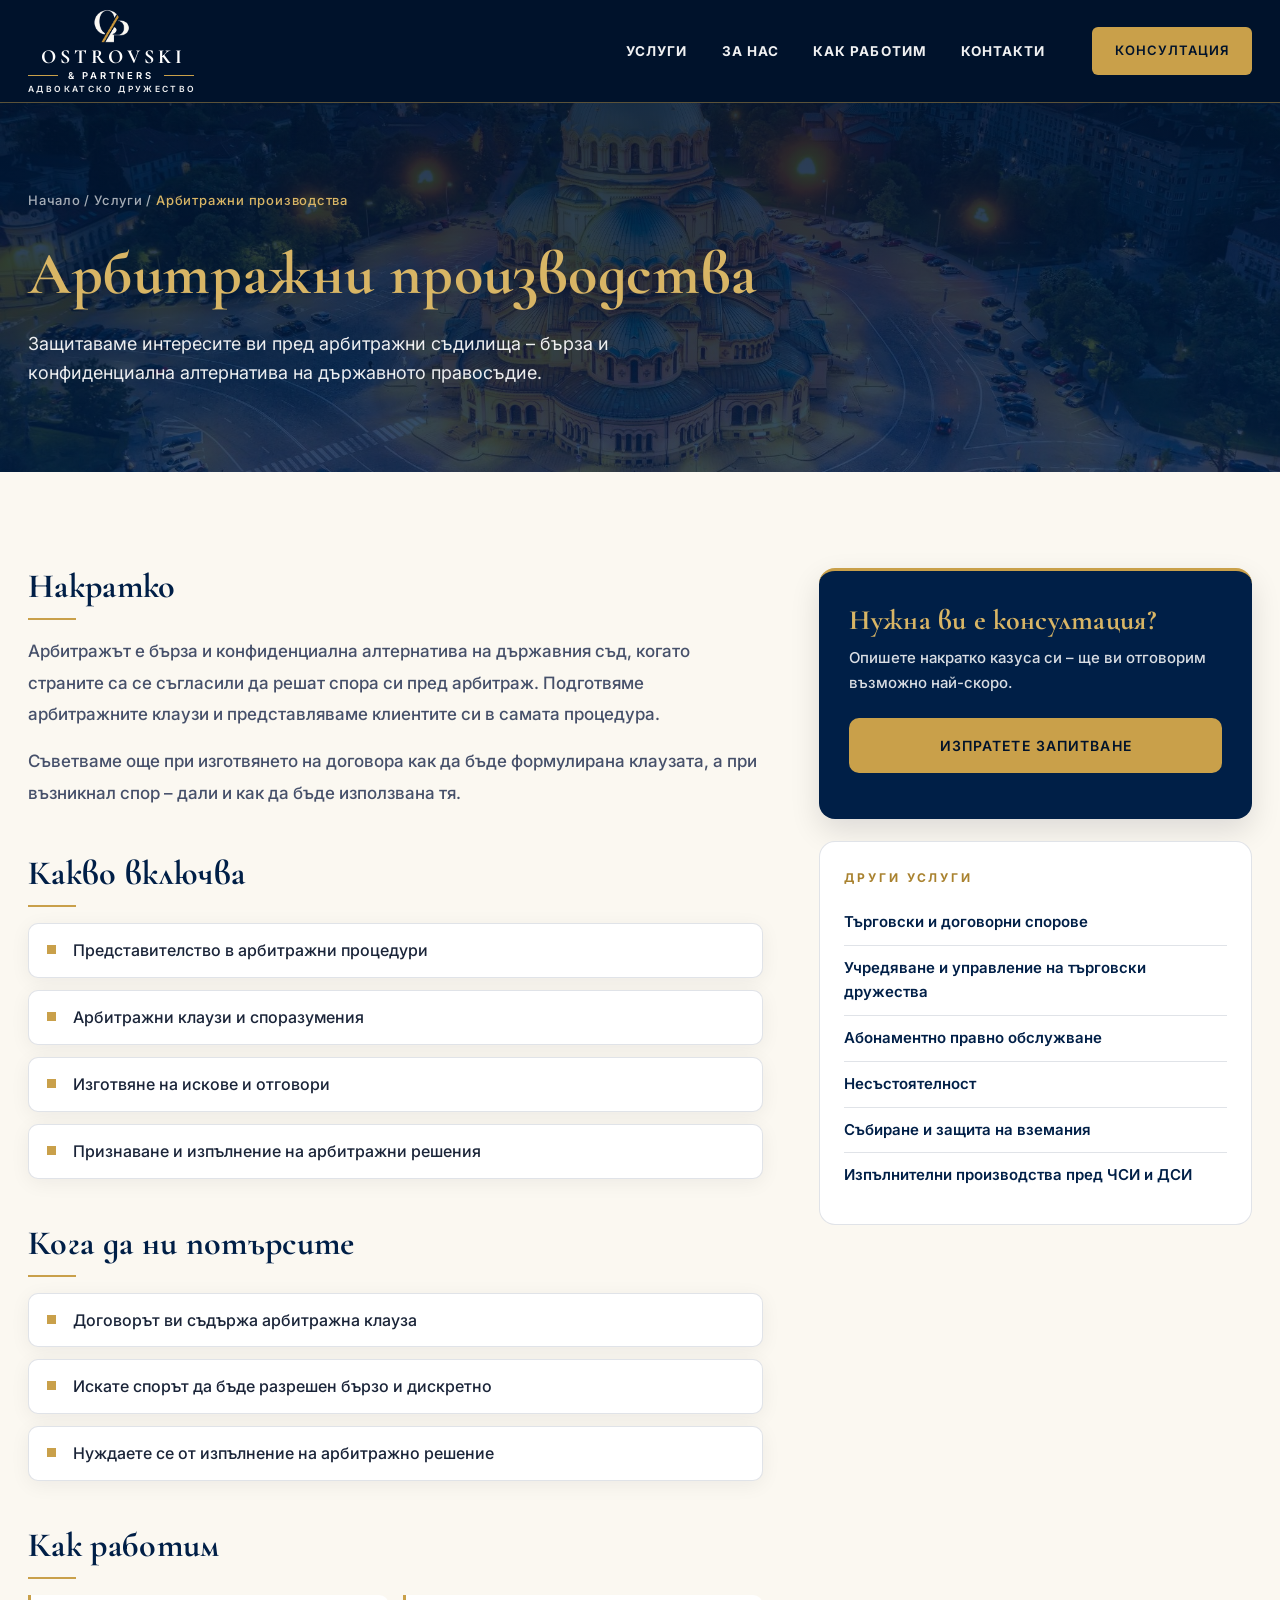
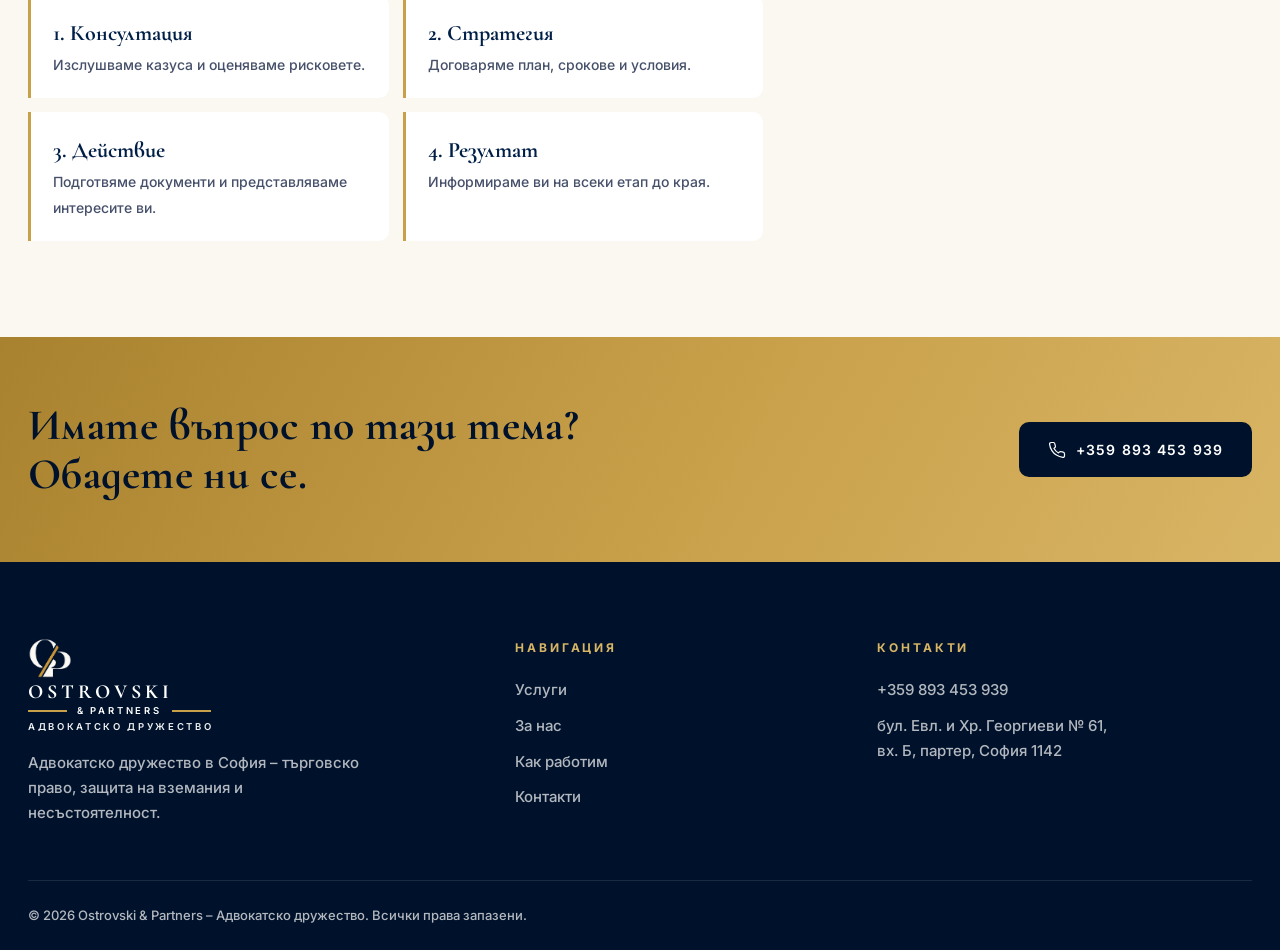
<file: arbitrazh.html>
<!DOCTYPE html>
<html lang="bg">
<head>
<meta charset="UTF-8">
<meta name="viewport" content="width=device-width, initial-scale=1">
<title>Арбитражни производства – Ostrovski &amp; Partners</title>
<meta name="description" content="Защитаваме интересите ви пред арбитражни съдилища – бърза и конфиденциална алтернатива на държавното правосъдие.">
<link rel="preconnect" href="https://fonts.googleapis.com">
<link rel="preconnect" href="https://fonts.gstatic.com" crossorigin>
<link href="https://fonts.googleapis.com/css2?family=Cormorant+Garamond:wght@500;600;700;800&family=Inter:wght@400;500;600;700&display=swap&subset=cyrillic" rel="stylesheet">
<link rel="stylesheet" href="assets/style.css">
</head>
<body>
<!-- SVG символи -->
<svg width="0" height="0" style="position:absolute" aria-hidden="true">
  <defs>
    <symbol id="i-phone" viewBox="0 0 24 24" fill="none" stroke="currentColor" stroke-width="1.6" stroke-linecap="round" stroke-linejoin="round"><path d="M22 16.9v3a2 2 0 0 1-2.2 2 19.8 19.8 0 0 1-8.6-3.1 19.5 19.5 0 0 1-6-6A19.8 19.8 0 0 1 2.1 4.2 2 2 0 0 1 4.1 2h3a2 2 0 0 1 2 1.7c.1 1 .4 1.9.7 2.8a2 2 0 0 1-.5 2.1L8 9.9a16 16 0 0 0 6 6l1.3-1.3a2 2 0 0 1 2.1-.4c.9.3 1.8.6 2.8.7a2 2 0 0 1 1.7 2z"/></symbol>
    <symbol id="i-pin" viewBox="0 0 24 24" fill="none" stroke="currentColor" stroke-width="1.6" stroke-linecap="round" stroke-linejoin="round"><path d="M20 10c0 6-8 12-8 12S4 16 4 10a8 8 0 0 1 16 0z"/><circle cx="12" cy="10" r="3"/></symbol>
    <symbol id="i-clock" viewBox="0 0 24 24" fill="none" stroke="currentColor" stroke-width="1.6" stroke-linecap="round" stroke-linejoin="round"><circle cx="12" cy="12" r="10"/><path d="M12 6v6l4 2"/></symbol>
    <symbol id="i-scale" viewBox="0 0 24 24" fill="none" stroke="currentColor" stroke-width="1.5" stroke-linecap="round" stroke-linejoin="round"><path d="M12 3v18M7 21h10M5 7h14"/><path d="M5 7l-3 7a3.5 3.5 0 0 0 6 0zM19 7l-3 7a3.5 3.5 0 0 0 6 0z"/></symbol>
    <symbol id="i-building" viewBox="0 0 24 24" fill="none" stroke="currentColor" stroke-width="1.5" stroke-linecap="round" stroke-linejoin="round"><path d="M4 21V5l8-3 8 3v16M2 21h20M9 9h2M13 9h2M9 13h2M13 13h2M10 21v-4h4v4"/></symbol>
    <symbol id="i-shield" viewBox="0 0 24 24" fill="none" stroke="currentColor" stroke-width="1.5" stroke-linecap="round" stroke-linejoin="round"><path d="M12 2l8 3v6c0 5-3.5 9.5-8 11-4.5-1.5-8-6-8-11V5z"/><path d="M8.5 12l2.5 2.5 4.5-5"/></symbol>
    <symbol id="i-gavel" viewBox="0 0 24 24" fill="none" stroke="currentColor" stroke-width="1.5" stroke-linecap="round" stroke-linejoin="round"><path d="M14 13l-8.5 8.5M16 16l6-6M8 8l6-6M3 11l6-6 8 8-6 6zM2 21h8"/></symbol>
    <symbol id="i-doc" viewBox="0 0 24 24" fill="none" stroke="currentColor" stroke-width="1.5" stroke-linecap="round" stroke-linejoin="round"><path d="M14 2H6a2 2 0 0 0-2 2v16a2 2 0 0 0 2 2h12a2 2 0 0 0 2-2V8z"/><path d="M14 2v6h6M8 13h8M8 17h5"/></symbol>
    <symbol id="i-coins" viewBox="0 0 24 24" fill="none" stroke="currentColor" stroke-width="1.5" stroke-linecap="round" stroke-linejoin="round"><circle cx="9" cy="9" r="6"/><path d="M15.5 7.5A6 6 0 1 1 8 16M9 7v4M7.5 8.5h3"/></symbol>
    <symbol id="i-lock" viewBox="0 0 24 24" fill="none" stroke="currentColor" stroke-width="1.5" stroke-linecap="round" stroke-linejoin="round"><rect x="4" y="10" width="16" height="11" rx="2"/><path d="M8 10V7a4 4 0 0 1 8 0v3"/></symbol>
    <symbol id="i-mail" viewBox="0 0 24 24" fill="none" stroke="currentColor" stroke-width="1.6" stroke-linecap="round" stroke-linejoin="round"><rect x="3" y="5" width="18" height="14" rx="2"/><path d="M3 7l9 6 9-6"/></symbol>
    <symbol id="i-arrow" viewBox="0 0 24 24" fill="none" stroke="currentColor" stroke-width="2" stroke-linecap="round" stroke-linejoin="round"><path d="M5 12h14M13 6l6 6-6 6"/></symbol>
    <!-- Монограма OP със златна диагонал -->
    <symbol id="mono" viewBox="0 0 100 100">
      <text x="6" y="74" font-family="'Cormorant Garamond',Georgia,serif" font-weight="700" font-size="92" fill="#fff">O</text>
      <text x="46" y="74" font-family="'Cormorant Garamond',Georgia,serif" font-weight="700" font-size="92" fill="#fff">P</text>
      <line x1="64" y1="6" x2="30" y2="96" stroke="#c9a04a" stroke-width="5.5" stroke-linecap="butt"/>
    </symbol>
  </defs>
</svg><header id="top">
  <div class="container nav">
    <a href="index.html#top" class="logo" aria-label="Ostrovski & Partners">
      <span class="logo-mark" role="img" aria-label="OP"></span>
      <span class="logo-text"><b>OSTROVSKI</b><span class="lt-p">&amp; PARTNERS</span><span class="lt-s">АДВОКАТСКО ДРУЖЕСТВО</span></span>
    </a>
    <nav id="menu">
      <ul>
        <li class="has-dd"><a href="index.html#uslugi">Услуги</a><div class="dd-menu"><a href="targovski-sporove.html">Търговски и договорни спорове</a><a href="targovski-druzhestva.html">Учредяване и управление на търговски дружества</a><a href="abonamentno-obsluzhvane.html">Абонаментно правно обслужване</a><a href="arbitrazh.html">Арбитражни производства</a><a href="nesastoyatelnost.html">Несъстоятелност</a><a href="vzemania.html">Събиране и защита на вземания</a><a href="izpalnitelni-proizvodstva.html">Изпълнителни производства пред ЧСИ и ДСИ</a></div></li>
        <li><a href="index.html#za-nas">За нас</a></li>
        <li><a href="index.html#podhod">Как работим</a></li>
        <li><a href="index.html#kontakti">Контакти</a></li>
      </ul>
    </nav>
    <div class="nav-cta">
      <a class="btn btn-gold nav-btn" href="index.html#kontakti">Консултация</a>
      
      <button class="burger" id="burger" aria-label="Меню" aria-expanded="false"><span></span><span></span></button>
    </div>
  </div>
</header><main><section class="phero"><div class="container"><nav class="crumbs" aria-label="Пътека"><a href="index.html">Начало</a> / <a href="index.html#uslugi">Услуги</a> / <span>Арбитражни производства</span></nav><h1>Арбитражни производства</h1><p class="lead">Защитаваме интересите ви пред арбитражни съдилища – бърза и конфиденциална алтернатива на държавното правосъдие.</p></div></section>
<section class="sbody"><div class="container sgrid"><article class="prose reveal"><h2>Накратко</h2><p>Арбитражът е бърза и конфиденциална алтернатива на държавния съд, когато страните са се съгласили да решат спора си пред арбитраж. Подготвяме арбитражните клаузи и представляваме клиентите си в самата процедура.</p><p>Съветваме още при изготвянето на договора как да бъде формулирана клаузата, а при възникнал спор – дали и как да бъде използвана тя.</p><h2>Какво включва</h2><ul class="ticks"><li>Представителство в арбитражни процедури</li><li>Арбитражни клаузи и споразумения</li><li>Изготвяне на искове и отговори</li><li>Признаване и изпълнение на арбитражни решения</li></ul><h2>Кога да ни потърсите</h2><ul class="ticks"><li>Договорът ви съдържа арбитражна клауза</li><li>Искате спорът да бъде разрешен бързо и дискретно</li><li>Нуждаете се от изпълнение на арбитражно решение</li></ul><h2>Как работим</h2><div class="msteps"><div><b>1. Консултация</b><span>Изслушваме казуса и оценяваме рисковете.</span></div><div><b>2. Стратегия</b><span>Договаряме план, срокове и условия.</span></div><div><b>3. Действие</b><span>Подготвяме документи и представляваме интересите ви.</span></div><div><b>4. Резултат</b><span>Информираме ви на всеки етап до края.</span></div></div></article>
<aside class="side"><div class="side-card"><h3>Нужна ви е консултация?</h3><p>Опишете накратко казуса си – ще ви отговорим възможно най-скоро.</p><a class="btn btn-gold" href="index.html#kontakti">Изпратете запитване</a></div><div class="side-list"><h4>Други услуги</h4><a href="targovski-sporove.html">Търговски и договорни спорове</a><a href="targovski-druzhestva.html">Учредяване и управление на търговски дружества</a><a href="abonamentno-obsluzhvane.html">Абонаментно правно обслужване</a><a href="nesastoyatelnost.html">Несъстоятелност</a><a href="vzemania.html">Събиране и защита на вземания</a><a href="izpalnitelni-proizvodstva.html">Изпълнителни производства пред ЧСИ и ДСИ</a></div></aside></div></section>
<div class="cta-band"><div class="container cta-inner"><h2>Имате въпрос по тази тема? Обадете ни се.</h2><a href="tel:+359893453939" class="btn"><svg width="18" height="18"><use href="#i-phone"/></svg>+359 893 453 939</a></div></div></main><footer>
  <div class="container">
    <div class="foot-grid">
      <div>
        <a href="index.html#top" class="logo"><span class="logo-mark" role="img" aria-label="OP"></span><span class="logo-text"><b>OSTROVSKI</b><span class="lt-p">&amp; PARTNERS</span><span class="lt-s">АДВОКАТСКО ДРУЖЕСТВО</span></span></a>
        <p>Адвокатско дружество в София – търговско право, защита на вземания и несъстоятелност.</p>
      </div>
      <div>
        <h4>Навигация</h4>
        <ul>
          <li><a href="index.html#uslugi">Услуги</a></li>
          <li><a href="index.html#za-nas">За нас</a></li>
          <li><a href="index.html#podhod">Как работим</a></li>
          <li><a href="index.html#kontakti">Контакти</a></li>
        </ul>
      </div>
      <div>
        <h4>Контакти</h4>
        <ul>
          <li><a href="tel:+359893453939">+359 893 453 939</a></li>
          <li>бул. Евл. и Хр. Георгиеви № 61,<br>вх. Б, партер, София 1142</li>
        </ul>
      </div>
    </div>
    <div class="foot-bottom">
      <span>© <span id="yr">2026</span> Ostrovski &amp; Partners – Адвокатско дружество. Всички права запазени.</span>
    </div>
  </div>
</footer>

<a class="fab" href="tel:+359893453939" aria-label="Обадете се"><svg><use href="#i-phone"/></svg></a>

<script src="assets/main.js"></script>
</body>
</html>
</file>
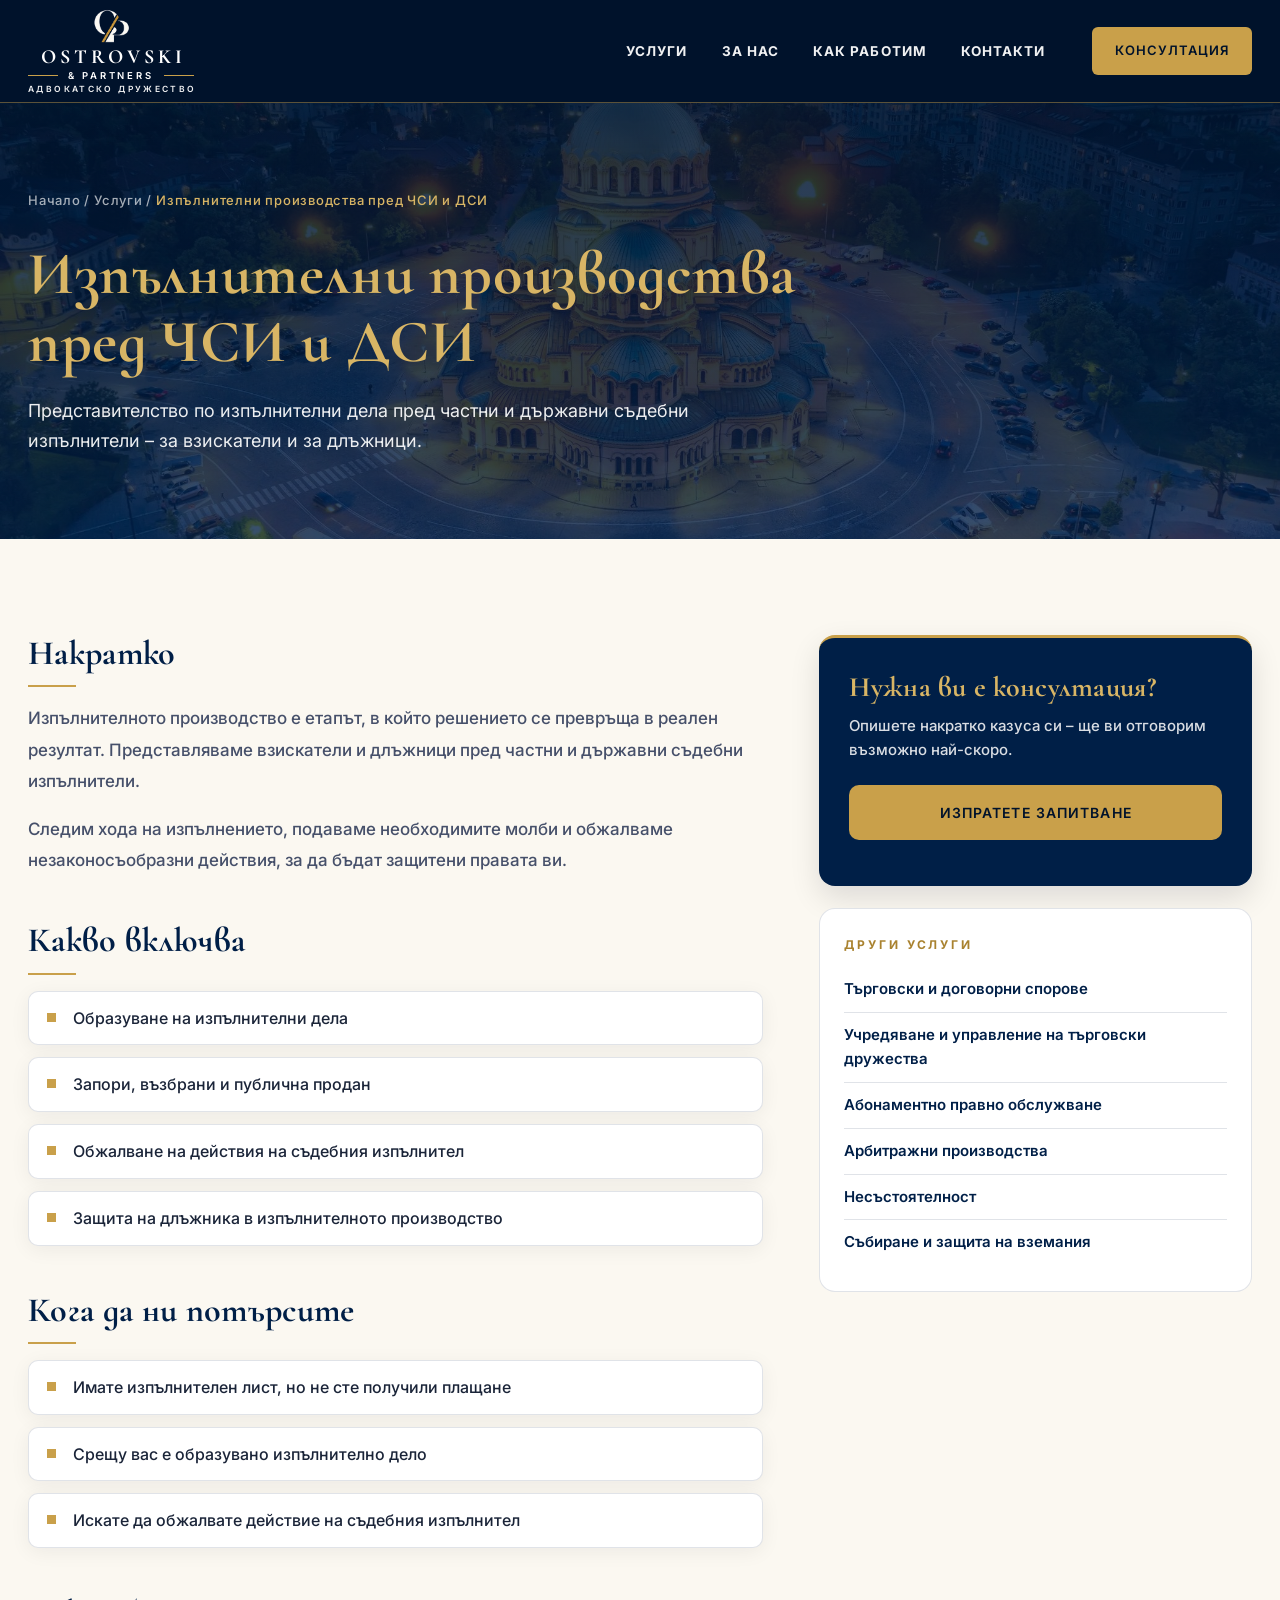
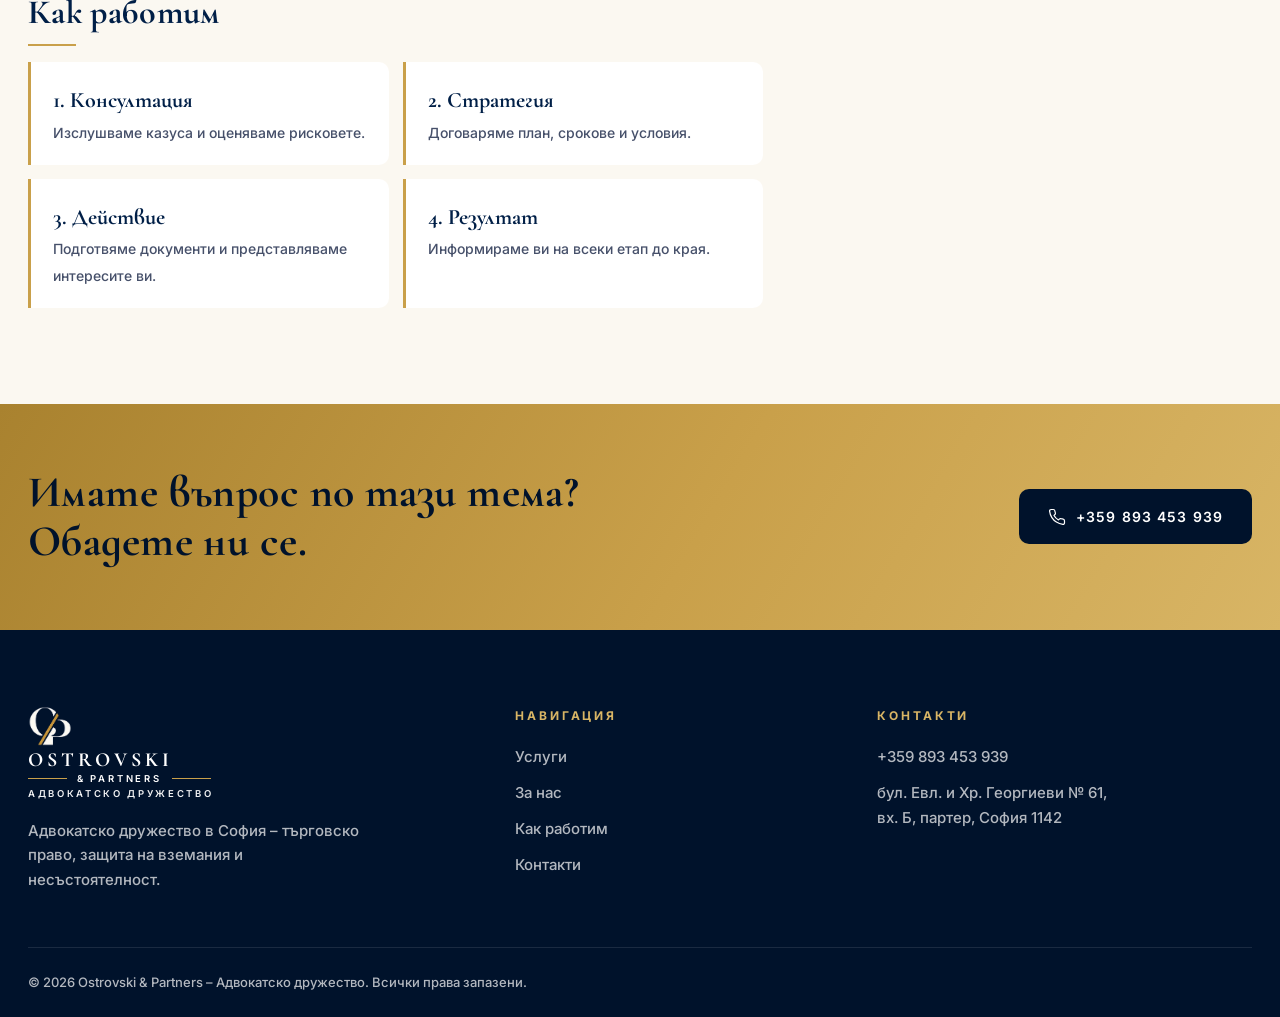
<file: izpalnitelni-proizvodstva.html>
<!DOCTYPE html>
<html lang="bg">
<head>
<meta charset="UTF-8">
<meta name="viewport" content="width=device-width, initial-scale=1">
<title>Изпълнителни производства пред ЧСИ и ДСИ – Ostrovski &amp; Partners</title>
<meta name="description" content="Представителство по изпълнителни дела пред частни и държавни съдебни изпълнители – за взискатели и за длъжници.">
<link rel="preconnect" href="https://fonts.googleapis.com">
<link rel="preconnect" href="https://fonts.gstatic.com" crossorigin>
<link href="https://fonts.googleapis.com/css2?family=Cormorant+Garamond:wght@500;600;700;800&family=Inter:wght@400;500;600;700&display=swap&subset=cyrillic" rel="stylesheet">
<link rel="stylesheet" href="assets/style.css">
</head>
<body>
<!-- SVG символи -->
<svg width="0" height="0" style="position:absolute" aria-hidden="true">
  <defs>
    <symbol id="i-phone" viewBox="0 0 24 24" fill="none" stroke="currentColor" stroke-width="1.6" stroke-linecap="round" stroke-linejoin="round"><path d="M22 16.9v3a2 2 0 0 1-2.2 2 19.8 19.8 0 0 1-8.6-3.1 19.5 19.5 0 0 1-6-6A19.8 19.8 0 0 1 2.1 4.2 2 2 0 0 1 4.1 2h3a2 2 0 0 1 2 1.7c.1 1 .4 1.9.7 2.8a2 2 0 0 1-.5 2.1L8 9.9a16 16 0 0 0 6 6l1.3-1.3a2 2 0 0 1 2.1-.4c.9.3 1.8.6 2.8.7a2 2 0 0 1 1.7 2z"/></symbol>
    <symbol id="i-pin" viewBox="0 0 24 24" fill="none" stroke="currentColor" stroke-width="1.6" stroke-linecap="round" stroke-linejoin="round"><path d="M20 10c0 6-8 12-8 12S4 16 4 10a8 8 0 0 1 16 0z"/><circle cx="12" cy="10" r="3"/></symbol>
    <symbol id="i-clock" viewBox="0 0 24 24" fill="none" stroke="currentColor" stroke-width="1.6" stroke-linecap="round" stroke-linejoin="round"><circle cx="12" cy="12" r="10"/><path d="M12 6v6l4 2"/></symbol>
    <symbol id="i-scale" viewBox="0 0 24 24" fill="none" stroke="currentColor" stroke-width="1.5" stroke-linecap="round" stroke-linejoin="round"><path d="M12 3v18M7 21h10M5 7h14"/><path d="M5 7l-3 7a3.5 3.5 0 0 0 6 0zM19 7l-3 7a3.5 3.5 0 0 0 6 0z"/></symbol>
    <symbol id="i-building" viewBox="0 0 24 24" fill="none" stroke="currentColor" stroke-width="1.5" stroke-linecap="round" stroke-linejoin="round"><path d="M4 21V5l8-3 8 3v16M2 21h20M9 9h2M13 9h2M9 13h2M13 13h2M10 21v-4h4v4"/></symbol>
    <symbol id="i-shield" viewBox="0 0 24 24" fill="none" stroke="currentColor" stroke-width="1.5" stroke-linecap="round" stroke-linejoin="round"><path d="M12 2l8 3v6c0 5-3.5 9.5-8 11-4.5-1.5-8-6-8-11V5z"/><path d="M8.5 12l2.5 2.5 4.5-5"/></symbol>
    <symbol id="i-gavel" viewBox="0 0 24 24" fill="none" stroke="currentColor" stroke-width="1.5" stroke-linecap="round" stroke-linejoin="round"><path d="M14 13l-8.5 8.5M16 16l6-6M8 8l6-6M3 11l6-6 8 8-6 6zM2 21h8"/></symbol>
    <symbol id="i-doc" viewBox="0 0 24 24" fill="none" stroke="currentColor" stroke-width="1.5" stroke-linecap="round" stroke-linejoin="round"><path d="M14 2H6a2 2 0 0 0-2 2v16a2 2 0 0 0 2 2h12a2 2 0 0 0 2-2V8z"/><path d="M14 2v6h6M8 13h8M8 17h5"/></symbol>
    <symbol id="i-coins" viewBox="0 0 24 24" fill="none" stroke="currentColor" stroke-width="1.5" stroke-linecap="round" stroke-linejoin="round"><circle cx="9" cy="9" r="6"/><path d="M15.5 7.5A6 6 0 1 1 8 16M9 7v4M7.5 8.5h3"/></symbol>
    <symbol id="i-lock" viewBox="0 0 24 24" fill="none" stroke="currentColor" stroke-width="1.5" stroke-linecap="round" stroke-linejoin="round"><rect x="4" y="10" width="16" height="11" rx="2"/><path d="M8 10V7a4 4 0 0 1 8 0v3"/></symbol>
    <symbol id="i-mail" viewBox="0 0 24 24" fill="none" stroke="currentColor" stroke-width="1.6" stroke-linecap="round" stroke-linejoin="round"><rect x="3" y="5" width="18" height="14" rx="2"/><path d="M3 7l9 6 9-6"/></symbol>
    <symbol id="i-arrow" viewBox="0 0 24 24" fill="none" stroke="currentColor" stroke-width="2" stroke-linecap="round" stroke-linejoin="round"><path d="M5 12h14M13 6l6 6-6 6"/></symbol>
    <!-- Монограма OP със златна диагонал -->
    <symbol id="mono" viewBox="0 0 100 100">
      <text x="6" y="74" font-family="'Cormorant Garamond',Georgia,serif" font-weight="700" font-size="92" fill="#fff">O</text>
      <text x="46" y="74" font-family="'Cormorant Garamond',Georgia,serif" font-weight="700" font-size="92" fill="#fff">P</text>
      <line x1="64" y1="6" x2="30" y2="96" stroke="#c9a04a" stroke-width="5.5" stroke-linecap="butt"/>
    </symbol>
  </defs>
</svg><header id="top">
  <div class="container nav">
    <a href="index.html#top" class="logo" aria-label="Ostrovski & Partners">
      <span class="logo-mark" role="img" aria-label="OP"></span>
      <span class="logo-text"><b>OSTROVSKI</b><span class="lt-p">&amp; PARTNERS</span><span class="lt-s">АДВОКАТСКО ДРУЖЕСТВО</span></span>
    </a>
    <nav id="menu">
      <ul>
        <li class="has-dd"><a href="index.html#uslugi">Услуги</a><div class="dd-menu"><a href="targovski-sporove.html">Търговски и договорни спорове</a><a href="targovski-druzhestva.html">Учредяване и управление на търговски дружества</a><a href="abonamentno-obsluzhvane.html">Абонаментно правно обслужване</a><a href="arbitrazh.html">Арбитражни производства</a><a href="nesastoyatelnost.html">Несъстоятелност</a><a href="vzemania.html">Събиране и защита на вземания</a><a href="izpalnitelni-proizvodstva.html">Изпълнителни производства пред ЧСИ и ДСИ</a></div></li>
        <li><a href="index.html#za-nas">За нас</a></li>
        <li><a href="index.html#podhod">Как работим</a></li>
        <li><a href="index.html#kontakti">Контакти</a></li>
      </ul>
    </nav>
    <div class="nav-cta">
      <a class="btn btn-gold nav-btn" href="index.html#kontakti">Консултация</a>
      
      <button class="burger" id="burger" aria-label="Меню" aria-expanded="false"><span></span><span></span></button>
    </div>
  </div>
</header><main><section class="phero"><div class="container"><nav class="crumbs" aria-label="Пътека"><a href="index.html">Начало</a> / <a href="index.html#uslugi">Услуги</a> / <span>Изпълнителни производства пред ЧСИ и ДСИ</span></nav><h1>Изпълнителни производства пред ЧСИ и ДСИ</h1><p class="lead">Представителство по изпълнителни дела пред частни и държавни съдебни изпълнители – за взискатели и за длъжници.</p></div></section>
<section class="sbody"><div class="container sgrid"><article class="prose reveal"><h2>Накратко</h2><p>Изпълнителното производство е етапът, в който решението се превръща в реален резултат. Представляваме взискатели и длъжници пред частни и държавни съдебни изпълнители.</p><p>Следим хода на изпълнението, подаваме необходимите молби и обжалваме незаконосъобразни действия, за да бъдат защитени правата ви.</p><h2>Какво включва</h2><ul class="ticks"><li>Образуване на изпълнителни дела</li><li>Запори, възбрани и публична продан</li><li>Обжалване на действия на съдебния изпълнител</li><li>Защита на длъжника в изпълнителното производство</li></ul><h2>Кога да ни потърсите</h2><ul class="ticks"><li>Имате изпълнителен лист, но не сте получили плащане</li><li>Срещу вас е образувано изпълнително дело</li><li>Искате да обжалвате действие на съдебния изпълнител</li></ul><h2>Как работим</h2><div class="msteps"><div><b>1. Консултация</b><span>Изслушваме казуса и оценяваме рисковете.</span></div><div><b>2. Стратегия</b><span>Договаряме план, срокове и условия.</span></div><div><b>3. Действие</b><span>Подготвяме документи и представляваме интересите ви.</span></div><div><b>4. Резултат</b><span>Информираме ви на всеки етап до края.</span></div></div></article>
<aside class="side"><div class="side-card"><h3>Нужна ви е консултация?</h3><p>Опишете накратко казуса си – ще ви отговорим възможно най-скоро.</p><a class="btn btn-gold" href="index.html#kontakti">Изпратете запитване</a></div><div class="side-list"><h4>Други услуги</h4><a href="targovski-sporove.html">Търговски и договорни спорове</a><a href="targovski-druzhestva.html">Учредяване и управление на търговски дружества</a><a href="abonamentno-obsluzhvane.html">Абонаментно правно обслужване</a><a href="arbitrazh.html">Арбитражни производства</a><a href="nesastoyatelnost.html">Несъстоятелност</a><a href="vzemania.html">Събиране и защита на вземания</a></div></aside></div></section>
<div class="cta-band"><div class="container cta-inner"><h2>Имате въпрос по тази тема? Обадете ни се.</h2><a href="tel:+359893453939" class="btn"><svg width="18" height="18"><use href="#i-phone"/></svg>+359 893 453 939</a></div></div></main><footer>
  <div class="container">
    <div class="foot-grid">
      <div>
        <a href="index.html#top" class="logo"><span class="logo-mark" role="img" aria-label="OP"></span><span class="logo-text"><b>OSTROVSKI</b><span class="lt-p">&amp; PARTNERS</span><span class="lt-s">АДВОКАТСКО ДРУЖЕСТВО</span></span></a>
        <p>Адвокатско дружество в София – търговско право, защита на вземания и несъстоятелност.</p>
      </div>
      <div>
        <h4>Навигация</h4>
        <ul>
          <li><a href="index.html#uslugi">Услуги</a></li>
          <li><a href="index.html#za-nas">За нас</a></li>
          <li><a href="index.html#podhod">Как работим</a></li>
          <li><a href="index.html#kontakti">Контакти</a></li>
        </ul>
      </div>
      <div>
        <h4>Контакти</h4>
        <ul>
          <li><a href="tel:+359893453939">+359 893 453 939</a></li>
          <li>бул. Евл. и Хр. Георгиеви № 61,<br>вх. Б, партер, София 1142</li>
        </ul>
      </div>
    </div>
    <div class="foot-bottom">
      <span>© <span id="yr">2026</span> Ostrovski &amp; Partners – Адвокатско дружество. Всички права запазени.</span>
    </div>
  </div>
</footer>

<a class="fab" href="tel:+359893453939" aria-label="Обадете се"><svg><use href="#i-phone"/></svg></a>

<script src="assets/main.js"></script>
</body>
</html>
</file>
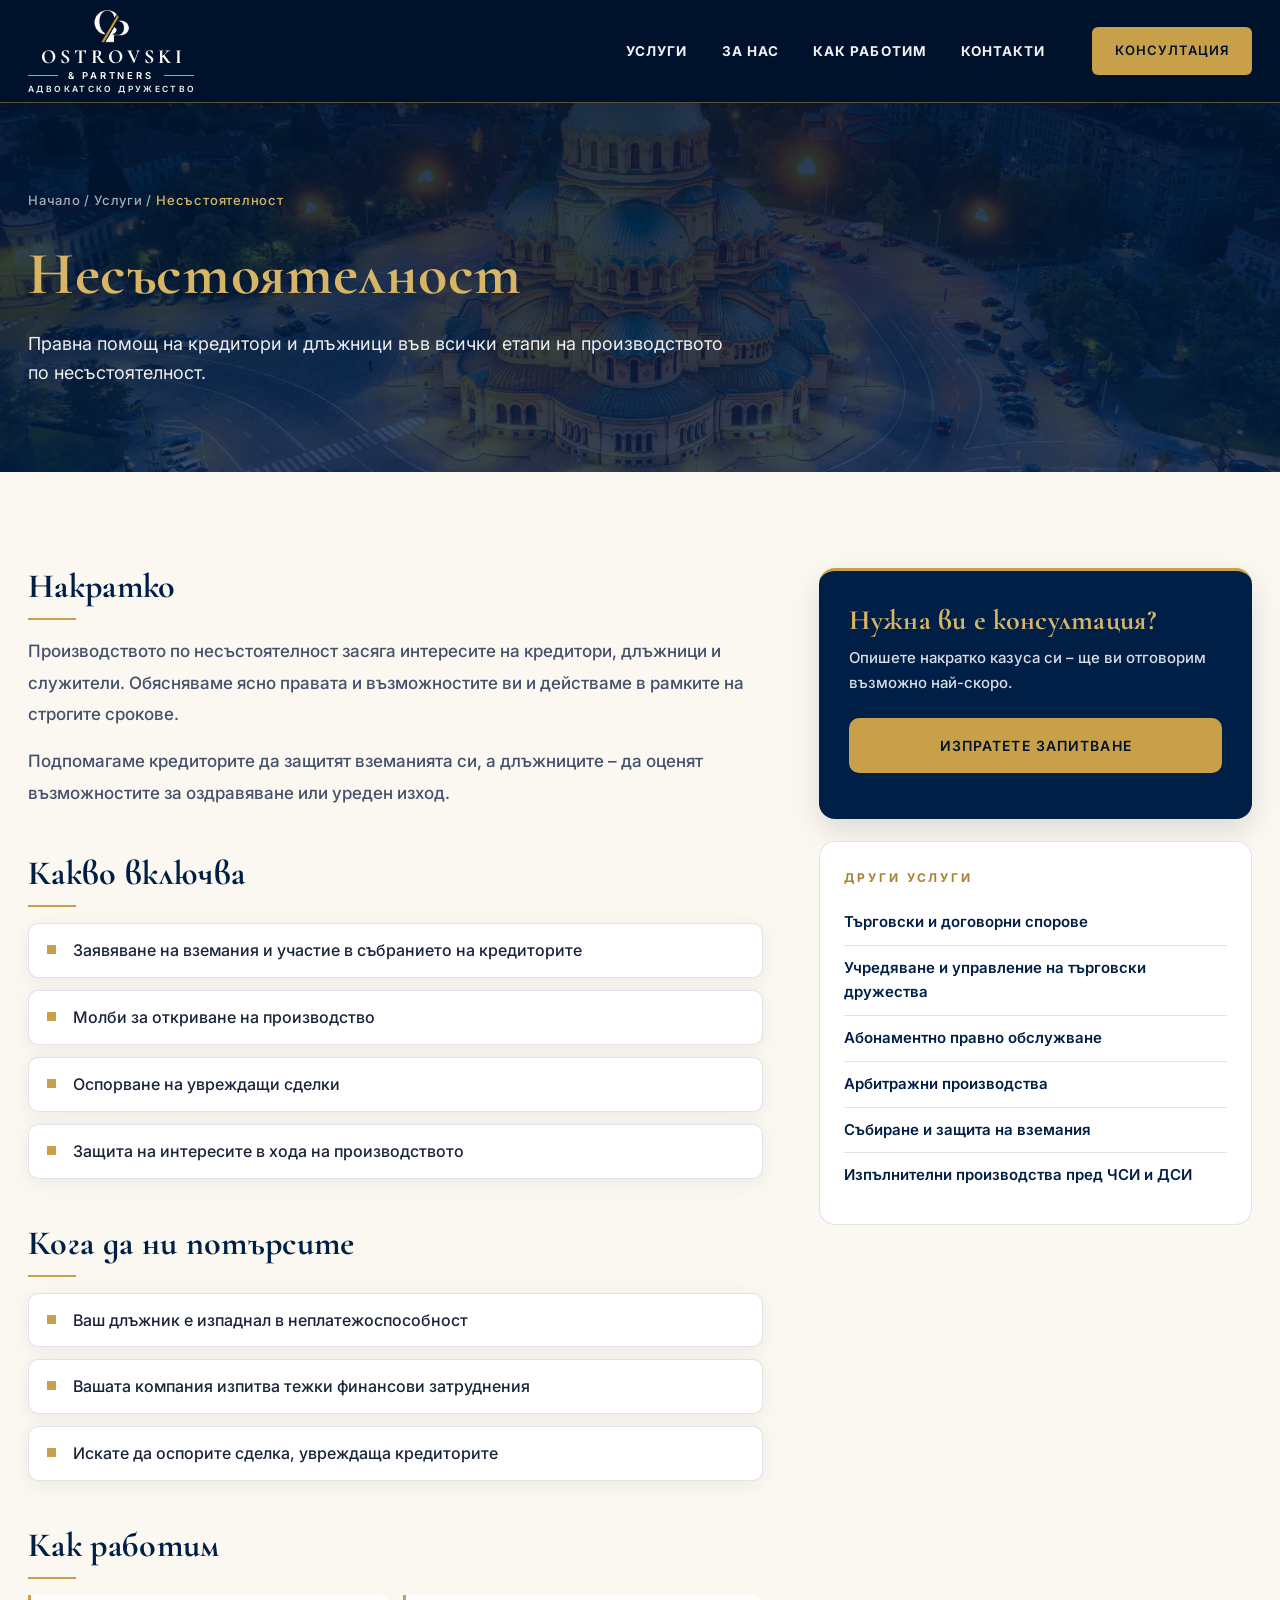
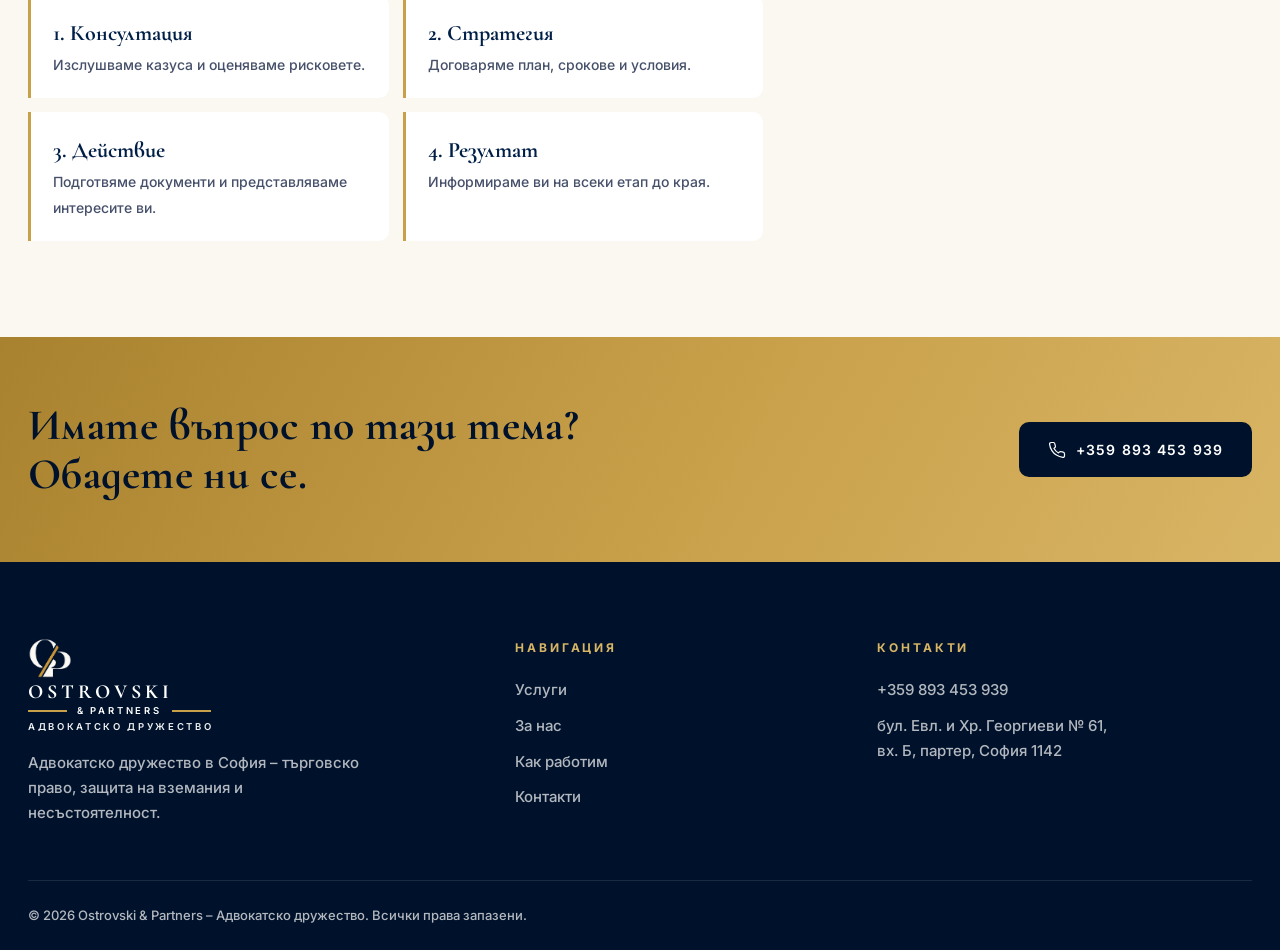
<file: nesastoyatelnost.html>
<!DOCTYPE html>
<html lang="bg">
<head>
<meta charset="UTF-8">
<meta name="viewport" content="width=device-width, initial-scale=1">
<title>Несъстоятелност – Ostrovski &amp; Partners</title>
<meta name="description" content="Правна помощ на кредитори и длъжници във всички етапи на производството по несъстоятелност.">
<link rel="preconnect" href="https://fonts.googleapis.com">
<link rel="preconnect" href="https://fonts.gstatic.com" crossorigin>
<link href="https://fonts.googleapis.com/css2?family=Cormorant+Garamond:wght@500;600;700;800&family=Inter:wght@400;500;600;700&display=swap&subset=cyrillic" rel="stylesheet">
<link rel="stylesheet" href="assets/style.css">
</head>
<body>
<!-- SVG символи -->
<svg width="0" height="0" style="position:absolute" aria-hidden="true">
  <defs>
    <symbol id="i-phone" viewBox="0 0 24 24" fill="none" stroke="currentColor" stroke-width="1.6" stroke-linecap="round" stroke-linejoin="round"><path d="M22 16.9v3a2 2 0 0 1-2.2 2 19.8 19.8 0 0 1-8.6-3.1 19.5 19.5 0 0 1-6-6A19.8 19.8 0 0 1 2.1 4.2 2 2 0 0 1 4.1 2h3a2 2 0 0 1 2 1.7c.1 1 .4 1.9.7 2.8a2 2 0 0 1-.5 2.1L8 9.9a16 16 0 0 0 6 6l1.3-1.3a2 2 0 0 1 2.1-.4c.9.3 1.8.6 2.8.7a2 2 0 0 1 1.7 2z"/></symbol>
    <symbol id="i-pin" viewBox="0 0 24 24" fill="none" stroke="currentColor" stroke-width="1.6" stroke-linecap="round" stroke-linejoin="round"><path d="M20 10c0 6-8 12-8 12S4 16 4 10a8 8 0 0 1 16 0z"/><circle cx="12" cy="10" r="3"/></symbol>
    <symbol id="i-clock" viewBox="0 0 24 24" fill="none" stroke="currentColor" stroke-width="1.6" stroke-linecap="round" stroke-linejoin="round"><circle cx="12" cy="12" r="10"/><path d="M12 6v6l4 2"/></symbol>
    <symbol id="i-scale" viewBox="0 0 24 24" fill="none" stroke="currentColor" stroke-width="1.5" stroke-linecap="round" stroke-linejoin="round"><path d="M12 3v18M7 21h10M5 7h14"/><path d="M5 7l-3 7a3.5 3.5 0 0 0 6 0zM19 7l-3 7a3.5 3.5 0 0 0 6 0z"/></symbol>
    <symbol id="i-building" viewBox="0 0 24 24" fill="none" stroke="currentColor" stroke-width="1.5" stroke-linecap="round" stroke-linejoin="round"><path d="M4 21V5l8-3 8 3v16M2 21h20M9 9h2M13 9h2M9 13h2M13 13h2M10 21v-4h4v4"/></symbol>
    <symbol id="i-shield" viewBox="0 0 24 24" fill="none" stroke="currentColor" stroke-width="1.5" stroke-linecap="round" stroke-linejoin="round"><path d="M12 2l8 3v6c0 5-3.5 9.5-8 11-4.5-1.5-8-6-8-11V5z"/><path d="M8.5 12l2.5 2.5 4.5-5"/></symbol>
    <symbol id="i-gavel" viewBox="0 0 24 24" fill="none" stroke="currentColor" stroke-width="1.5" stroke-linecap="round" stroke-linejoin="round"><path d="M14 13l-8.5 8.5M16 16l6-6M8 8l6-6M3 11l6-6 8 8-6 6zM2 21h8"/></symbol>
    <symbol id="i-doc" viewBox="0 0 24 24" fill="none" stroke="currentColor" stroke-width="1.5" stroke-linecap="round" stroke-linejoin="round"><path d="M14 2H6a2 2 0 0 0-2 2v16a2 2 0 0 0 2 2h12a2 2 0 0 0 2-2V8z"/><path d="M14 2v6h6M8 13h8M8 17h5"/></symbol>
    <symbol id="i-coins" viewBox="0 0 24 24" fill="none" stroke="currentColor" stroke-width="1.5" stroke-linecap="round" stroke-linejoin="round"><circle cx="9" cy="9" r="6"/><path d="M15.5 7.5A6 6 0 1 1 8 16M9 7v4M7.5 8.5h3"/></symbol>
    <symbol id="i-lock" viewBox="0 0 24 24" fill="none" stroke="currentColor" stroke-width="1.5" stroke-linecap="round" stroke-linejoin="round"><rect x="4" y="10" width="16" height="11" rx="2"/><path d="M8 10V7a4 4 0 0 1 8 0v3"/></symbol>
    <symbol id="i-mail" viewBox="0 0 24 24" fill="none" stroke="currentColor" stroke-width="1.6" stroke-linecap="round" stroke-linejoin="round"><rect x="3" y="5" width="18" height="14" rx="2"/><path d="M3 7l9 6 9-6"/></symbol>
    <symbol id="i-arrow" viewBox="0 0 24 24" fill="none" stroke="currentColor" stroke-width="2" stroke-linecap="round" stroke-linejoin="round"><path d="M5 12h14M13 6l6 6-6 6"/></symbol>
    <!-- Монограма OP със златна диагонал -->
    <symbol id="mono" viewBox="0 0 100 100">
      <text x="6" y="74" font-family="'Cormorant Garamond',Georgia,serif" font-weight="700" font-size="92" fill="#fff">O</text>
      <text x="46" y="74" font-family="'Cormorant Garamond',Georgia,serif" font-weight="700" font-size="92" fill="#fff">P</text>
      <line x1="64" y1="6" x2="30" y2="96" stroke="#c9a04a" stroke-width="5.5" stroke-linecap="butt"/>
    </symbol>
  </defs>
</svg><header id="top">
  <div class="container nav">
    <a href="index.html#top" class="logo" aria-label="Ostrovski & Partners">
      <span class="logo-mark" role="img" aria-label="OP"></span>
      <span class="logo-text"><b>OSTROVSKI</b><span class="lt-p">&amp; PARTNERS</span><span class="lt-s">АДВОКАТСКО ДРУЖЕСТВО</span></span>
    </a>
    <nav id="menu">
      <ul>
        <li class="has-dd"><a href="index.html#uslugi">Услуги</a><div class="dd-menu"><a href="targovski-sporove.html">Търговски и договорни спорове</a><a href="targovski-druzhestva.html">Учредяване и управление на търговски дружества</a><a href="abonamentno-obsluzhvane.html">Абонаментно правно обслужване</a><a href="arbitrazh.html">Арбитражни производства</a><a href="nesastoyatelnost.html">Несъстоятелност</a><a href="vzemania.html">Събиране и защита на вземания</a><a href="izpalnitelni-proizvodstva.html">Изпълнителни производства пред ЧСИ и ДСИ</a></div></li>
        <li><a href="index.html#za-nas">За нас</a></li>
        <li><a href="index.html#podhod">Как работим</a></li>
        <li><a href="index.html#kontakti">Контакти</a></li>
      </ul>
    </nav>
    <div class="nav-cta">
      <a class="btn btn-gold nav-btn" href="index.html#kontakti">Консултация</a>
      
      <button class="burger" id="burger" aria-label="Меню" aria-expanded="false"><span></span><span></span></button>
    </div>
  </div>
</header><main><section class="phero"><div class="container"><nav class="crumbs" aria-label="Пътека"><a href="index.html">Начало</a> / <a href="index.html#uslugi">Услуги</a> / <span>Несъстоятелност</span></nav><h1>Несъстоятелност</h1><p class="lead">Правна помощ на кредитори и длъжници във всички етапи на производството по несъстоятелност.</p></div></section>
<section class="sbody"><div class="container sgrid"><article class="prose reveal"><h2>Накратко</h2><p>Производството по несъстоятелност засяга интересите на кредитори, длъжници и служители. Обясняваме ясно правата и възможностите ви и действаме в рамките на строгите срокове.</p><p>Подпомагаме кредиторите да защитят вземанията си, а длъжниците – да оценят възможностите за оздравяване или уреден изход.</p><h2>Какво включва</h2><ul class="ticks"><li>Заявяване на вземания и участие в събранието на кредиторите</li><li>Молби за откриване на производство</li><li>Оспорване на увреждащи сделки</li><li>Защита на интересите в хода на производството</li></ul><h2>Кога да ни потърсите</h2><ul class="ticks"><li>Ваш длъжник е изпаднал в неплатежоспособност</li><li>Вашата компания изпитва тежки финансови затруднения</li><li>Искате да оспорите сделка, увреждаща кредиторите</li></ul><h2>Как работим</h2><div class="msteps"><div><b>1. Консултация</b><span>Изслушваме казуса и оценяваме рисковете.</span></div><div><b>2. Стратегия</b><span>Договаряме план, срокове и условия.</span></div><div><b>3. Действие</b><span>Подготвяме документи и представляваме интересите ви.</span></div><div><b>4. Резултат</b><span>Информираме ви на всеки етап до края.</span></div></div></article>
<aside class="side"><div class="side-card"><h3>Нужна ви е консултация?</h3><p>Опишете накратко казуса си – ще ви отговорим възможно най-скоро.</p><a class="btn btn-gold" href="index.html#kontakti">Изпратете запитване</a></div><div class="side-list"><h4>Други услуги</h4><a href="targovski-sporove.html">Търговски и договорни спорове</a><a href="targovski-druzhestva.html">Учредяване и управление на търговски дружества</a><a href="abonamentno-obsluzhvane.html">Абонаментно правно обслужване</a><a href="arbitrazh.html">Арбитражни производства</a><a href="vzemania.html">Събиране и защита на вземания</a><a href="izpalnitelni-proizvodstva.html">Изпълнителни производства пред ЧСИ и ДСИ</a></div></aside></div></section>
<div class="cta-band"><div class="container cta-inner"><h2>Имате въпрос по тази тема? Обадете ни се.</h2><a href="tel:+359893453939" class="btn"><svg width="18" height="18"><use href="#i-phone"/></svg>+359 893 453 939</a></div></div></main><footer>
  <div class="container">
    <div class="foot-grid">
      <div>
        <a href="index.html#top" class="logo"><span class="logo-mark" role="img" aria-label="OP"></span><span class="logo-text"><b>OSTROVSKI</b><span class="lt-p">&amp; PARTNERS</span><span class="lt-s">АДВОКАТСКО ДРУЖЕСТВО</span></span></a>
        <p>Адвокатско дружество в София – търговско право, защита на вземания и несъстоятелност.</p>
      </div>
      <div>
        <h4>Навигация</h4>
        <ul>
          <li><a href="index.html#uslugi">Услуги</a></li>
          <li><a href="index.html#za-nas">За нас</a></li>
          <li><a href="index.html#podhod">Как работим</a></li>
          <li><a href="index.html#kontakti">Контакти</a></li>
        </ul>
      </div>
      <div>
        <h4>Контакти</h4>
        <ul>
          <li><a href="tel:+359893453939">+359 893 453 939</a></li>
          <li>бул. Евл. и Хр. Георгиеви № 61,<br>вх. Б, партер, София 1142</li>
        </ul>
      </div>
    </div>
    <div class="foot-bottom">
      <span>© <span id="yr">2026</span> Ostrovski &amp; Partners – Адвокатско дружество. Всички права запазени.</span>
    </div>
  </div>
</footer>

<a class="fab" href="tel:+359893453939" aria-label="Обадете се"><svg><use href="#i-phone"/></svg></a>

<script src="assets/main.js"></script>
</body>
</html>
</file>
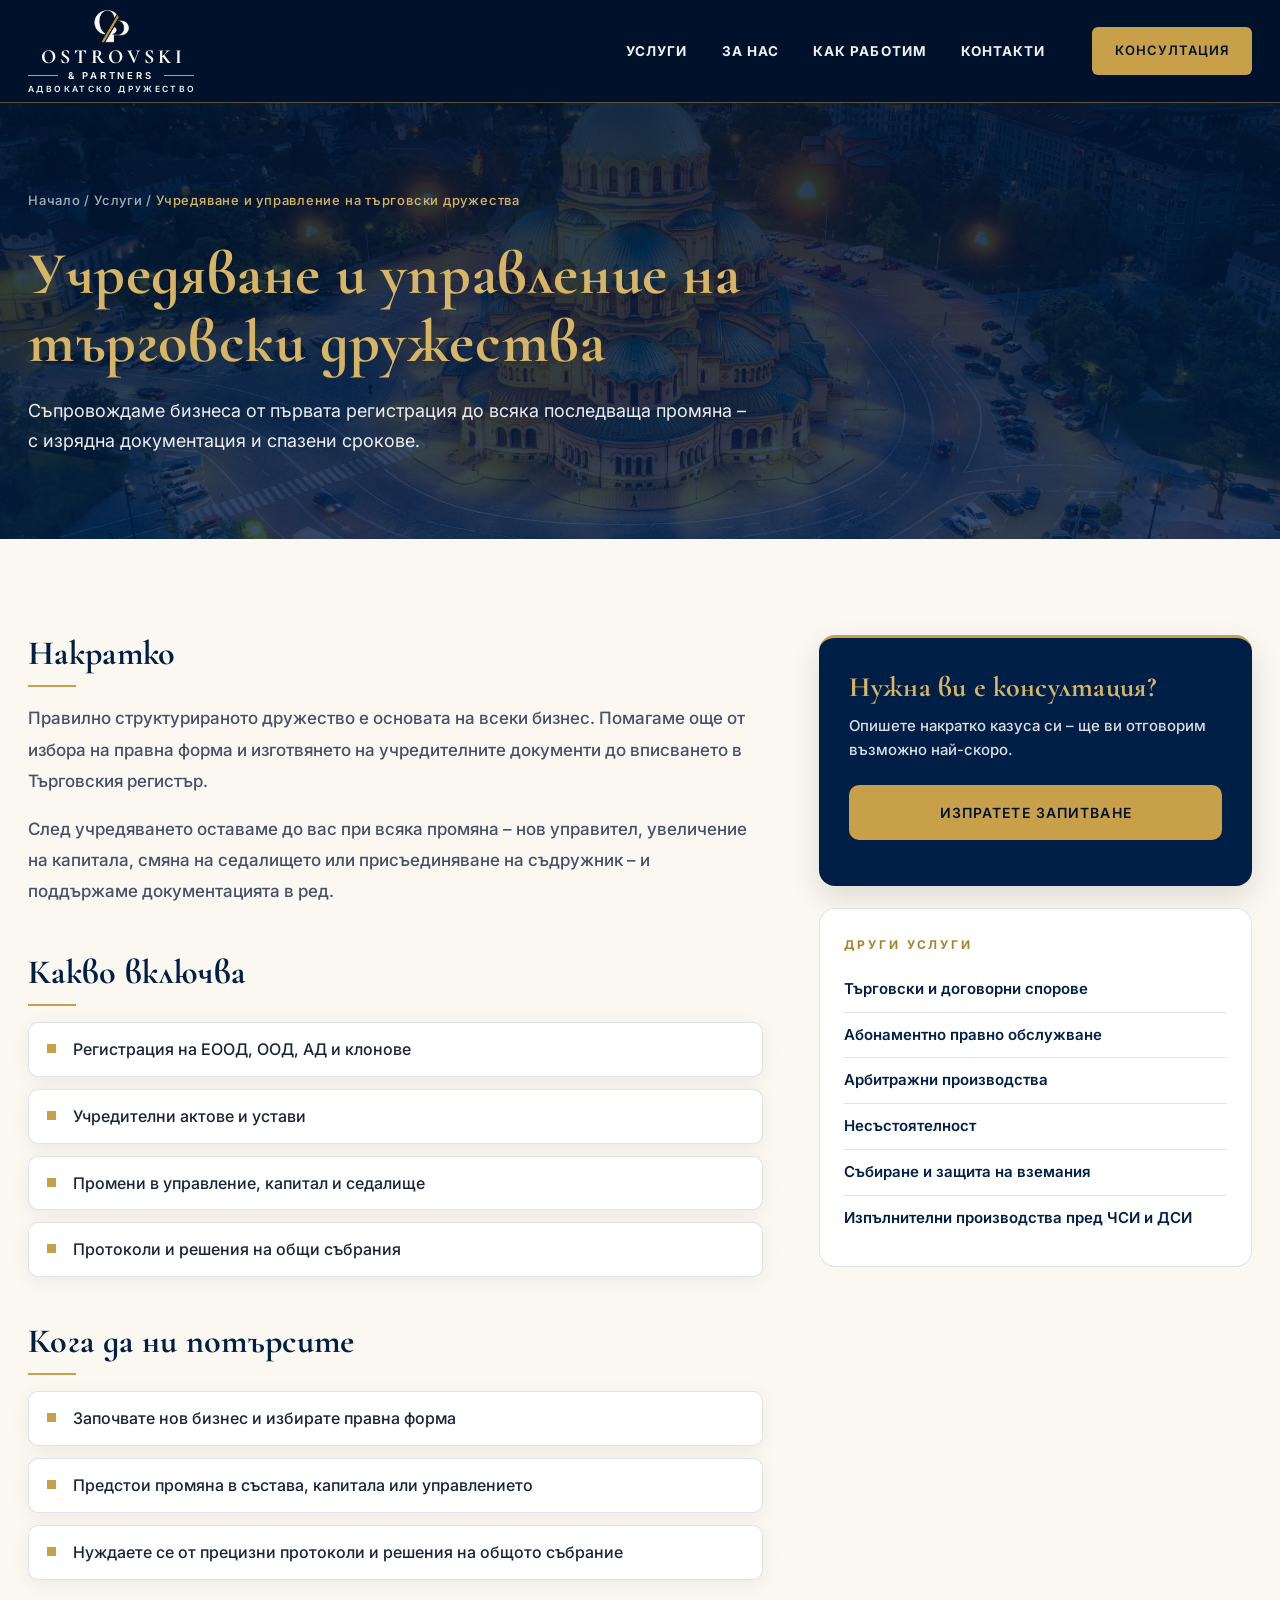
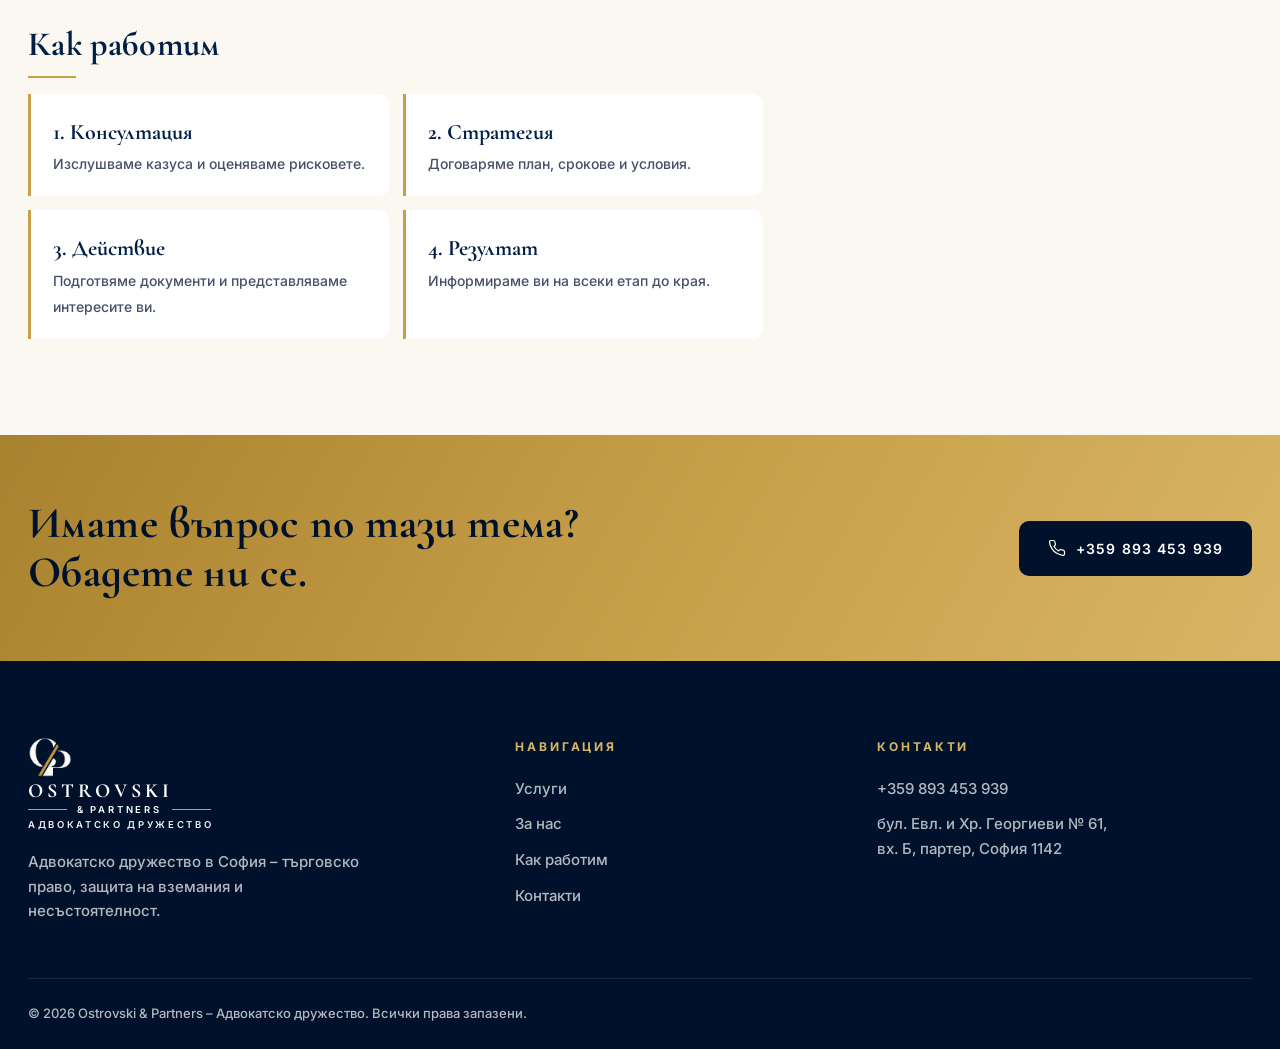
<file: targovski-druzhestva.html>
<!DOCTYPE html>
<html lang="bg">
<head>
<meta charset="UTF-8">
<meta name="viewport" content="width=device-width, initial-scale=1">
<title>Учредяване и управление на търговски дружества – Ostrovski &amp; Partners</title>
<meta name="description" content="Съпровождаме бизнеса от първата регистрация до всяка последваща промяна – с изрядна документация и спазени срокове.">
<link rel="preconnect" href="https://fonts.googleapis.com">
<link rel="preconnect" href="https://fonts.gstatic.com" crossorigin>
<link href="https://fonts.googleapis.com/css2?family=Cormorant+Garamond:wght@500;600;700;800&family=Inter:wght@400;500;600;700&display=swap&subset=cyrillic" rel="stylesheet">
<link rel="stylesheet" href="assets/style.css">
</head>
<body>
<!-- SVG символи -->
<svg width="0" height="0" style="position:absolute" aria-hidden="true">
  <defs>
    <symbol id="i-phone" viewBox="0 0 24 24" fill="none" stroke="currentColor" stroke-width="1.6" stroke-linecap="round" stroke-linejoin="round"><path d="M22 16.9v3a2 2 0 0 1-2.2 2 19.8 19.8 0 0 1-8.6-3.1 19.5 19.5 0 0 1-6-6A19.8 19.8 0 0 1 2.1 4.2 2 2 0 0 1 4.1 2h3a2 2 0 0 1 2 1.7c.1 1 .4 1.9.7 2.8a2 2 0 0 1-.5 2.1L8 9.9a16 16 0 0 0 6 6l1.3-1.3a2 2 0 0 1 2.1-.4c.9.3 1.8.6 2.8.7a2 2 0 0 1 1.7 2z"/></symbol>
    <symbol id="i-pin" viewBox="0 0 24 24" fill="none" stroke="currentColor" stroke-width="1.6" stroke-linecap="round" stroke-linejoin="round"><path d="M20 10c0 6-8 12-8 12S4 16 4 10a8 8 0 0 1 16 0z"/><circle cx="12" cy="10" r="3"/></symbol>
    <symbol id="i-clock" viewBox="0 0 24 24" fill="none" stroke="currentColor" stroke-width="1.6" stroke-linecap="round" stroke-linejoin="round"><circle cx="12" cy="12" r="10"/><path d="M12 6v6l4 2"/></symbol>
    <symbol id="i-scale" viewBox="0 0 24 24" fill="none" stroke="currentColor" stroke-width="1.5" stroke-linecap="round" stroke-linejoin="round"><path d="M12 3v18M7 21h10M5 7h14"/><path d="M5 7l-3 7a3.5 3.5 0 0 0 6 0zM19 7l-3 7a3.5 3.5 0 0 0 6 0z"/></symbol>
    <symbol id="i-building" viewBox="0 0 24 24" fill="none" stroke="currentColor" stroke-width="1.5" stroke-linecap="round" stroke-linejoin="round"><path d="M4 21V5l8-3 8 3v16M2 21h20M9 9h2M13 9h2M9 13h2M13 13h2M10 21v-4h4v4"/></symbol>
    <symbol id="i-shield" viewBox="0 0 24 24" fill="none" stroke="currentColor" stroke-width="1.5" stroke-linecap="round" stroke-linejoin="round"><path d="M12 2l8 3v6c0 5-3.5 9.5-8 11-4.5-1.5-8-6-8-11V5z"/><path d="M8.5 12l2.5 2.5 4.5-5"/></symbol>
    <symbol id="i-gavel" viewBox="0 0 24 24" fill="none" stroke="currentColor" stroke-width="1.5" stroke-linecap="round" stroke-linejoin="round"><path d="M14 13l-8.5 8.5M16 16l6-6M8 8l6-6M3 11l6-6 8 8-6 6zM2 21h8"/></symbol>
    <symbol id="i-doc" viewBox="0 0 24 24" fill="none" stroke="currentColor" stroke-width="1.5" stroke-linecap="round" stroke-linejoin="round"><path d="M14 2H6a2 2 0 0 0-2 2v16a2 2 0 0 0 2 2h12a2 2 0 0 0 2-2V8z"/><path d="M14 2v6h6M8 13h8M8 17h5"/></symbol>
    <symbol id="i-coins" viewBox="0 0 24 24" fill="none" stroke="currentColor" stroke-width="1.5" stroke-linecap="round" stroke-linejoin="round"><circle cx="9" cy="9" r="6"/><path d="M15.5 7.5A6 6 0 1 1 8 16M9 7v4M7.5 8.5h3"/></symbol>
    <symbol id="i-lock" viewBox="0 0 24 24" fill="none" stroke="currentColor" stroke-width="1.5" stroke-linecap="round" stroke-linejoin="round"><rect x="4" y="10" width="16" height="11" rx="2"/><path d="M8 10V7a4 4 0 0 1 8 0v3"/></symbol>
    <symbol id="i-mail" viewBox="0 0 24 24" fill="none" stroke="currentColor" stroke-width="1.6" stroke-linecap="round" stroke-linejoin="round"><rect x="3" y="5" width="18" height="14" rx="2"/><path d="M3 7l9 6 9-6"/></symbol>
    <symbol id="i-arrow" viewBox="0 0 24 24" fill="none" stroke="currentColor" stroke-width="2" stroke-linecap="round" stroke-linejoin="round"><path d="M5 12h14M13 6l6 6-6 6"/></symbol>
    <!-- Монограма OP със златна диагонал -->
    <symbol id="mono" viewBox="0 0 100 100">
      <text x="6" y="74" font-family="'Cormorant Garamond',Georgia,serif" font-weight="700" font-size="92" fill="#fff">O</text>
      <text x="46" y="74" font-family="'Cormorant Garamond',Georgia,serif" font-weight="700" font-size="92" fill="#fff">P</text>
      <line x1="64" y1="6" x2="30" y2="96" stroke="#c9a04a" stroke-width="5.5" stroke-linecap="butt"/>
    </symbol>
  </defs>
</svg><header id="top">
  <div class="container nav">
    <a href="index.html#top" class="logo" aria-label="Ostrovski & Partners">
      <span class="logo-mark" role="img" aria-label="OP"></span>
      <span class="logo-text"><b>OSTROVSKI</b><span class="lt-p">&amp; PARTNERS</span><span class="lt-s">АДВОКАТСКО ДРУЖЕСТВО</span></span>
    </a>
    <nav id="menu">
      <ul>
        <li class="has-dd"><a href="index.html#uslugi">Услуги</a><div class="dd-menu"><a href="targovski-sporove.html">Търговски и договорни спорове</a><a href="targovski-druzhestva.html">Учредяване и управление на търговски дружества</a><a href="abonamentno-obsluzhvane.html">Абонаментно правно обслужване</a><a href="arbitrazh.html">Арбитражни производства</a><a href="nesastoyatelnost.html">Несъстоятелност</a><a href="vzemania.html">Събиране и защита на вземания</a><a href="izpalnitelni-proizvodstva.html">Изпълнителни производства пред ЧСИ и ДСИ</a></div></li>
        <li><a href="index.html#za-nas">За нас</a></li>
        <li><a href="index.html#podhod">Как работим</a></li>
        <li><a href="index.html#kontakti">Контакти</a></li>
      </ul>
    </nav>
    <div class="nav-cta">
      <a class="btn btn-gold nav-btn" href="index.html#kontakti">Консултация</a>
      
      <button class="burger" id="burger" aria-label="Меню" aria-expanded="false"><span></span><span></span></button>
    </div>
  </div>
</header><main><section class="phero"><div class="container"><nav class="crumbs" aria-label="Пътека"><a href="index.html">Начало</a> / <a href="index.html#uslugi">Услуги</a> / <span>Учредяване и управление на търговски дружества</span></nav><h1>Учредяване и управление на търговски дружества</h1><p class="lead">Съпровождаме бизнеса от първата регистрация до всяка последваща промяна – с изрядна документация и спазени срокове.</p></div></section>
<section class="sbody"><div class="container sgrid"><article class="prose reveal"><h2>Накратко</h2><p>Правилно структурираното дружество е основата на всеки бизнес. Помагаме още от избора на правна форма и изготвянето на учредителните документи до вписването в Търговския регистър.</p><p>След учредяването оставаме до вас при всяка промяна – нов управител, увеличение на капитала, смяна на седалището или присъединяване на съдружник – и поддържаме документацията в ред.</p><h2>Какво включва</h2><ul class="ticks"><li>Регистрация на ЕООД, ООД, АД и клонове</li><li>Учредителни актове и устави</li><li>Промени в управление, капитал и седалище</li><li>Протоколи и решения на общи събрания</li></ul><h2>Кога да ни потърсите</h2><ul class="ticks"><li>Започвате нов бизнес и избирате правна форма</li><li>Предстои промяна в състава, капитала или управлението</li><li>Нуждаете се от прецизни протоколи и решения на общото събрание</li></ul><h2>Как работим</h2><div class="msteps"><div><b>1. Консултация</b><span>Изслушваме казуса и оценяваме рисковете.</span></div><div><b>2. Стратегия</b><span>Договаряме план, срокове и условия.</span></div><div><b>3. Действие</b><span>Подготвяме документи и представляваме интересите ви.</span></div><div><b>4. Резултат</b><span>Информираме ви на всеки етап до края.</span></div></div></article>
<aside class="side"><div class="side-card"><h3>Нужна ви е консултация?</h3><p>Опишете накратко казуса си – ще ви отговорим възможно най-скоро.</p><a class="btn btn-gold" href="index.html#kontakti">Изпратете запитване</a></div><div class="side-list"><h4>Други услуги</h4><a href="targovski-sporove.html">Търговски и договорни спорове</a><a href="abonamentno-obsluzhvane.html">Абонаментно правно обслужване</a><a href="arbitrazh.html">Арбитражни производства</a><a href="nesastoyatelnost.html">Несъстоятелност</a><a href="vzemania.html">Събиране и защита на вземания</a><a href="izpalnitelni-proizvodstva.html">Изпълнителни производства пред ЧСИ и ДСИ</a></div></aside></div></section>
<div class="cta-band"><div class="container cta-inner"><h2>Имате въпрос по тази тема? Обадете ни се.</h2><a href="tel:+359893453939" class="btn"><svg width="18" height="18"><use href="#i-phone"/></svg>+359 893 453 939</a></div></div></main><footer>
  <div class="container">
    <div class="foot-grid">
      <div>
        <a href="index.html#top" class="logo"><span class="logo-mark" role="img" aria-label="OP"></span><span class="logo-text"><b>OSTROVSKI</b><span class="lt-p">&amp; PARTNERS</span><span class="lt-s">АДВОКАТСКО ДРУЖЕСТВО</span></span></a>
        <p>Адвокатско дружество в София – търговско право, защита на вземания и несъстоятелност.</p>
      </div>
      <div>
        <h4>Навигация</h4>
        <ul>
          <li><a href="index.html#uslugi">Услуги</a></li>
          <li><a href="index.html#za-nas">За нас</a></li>
          <li><a href="index.html#podhod">Как работим</a></li>
          <li><a href="index.html#kontakti">Контакти</a></li>
        </ul>
      </div>
      <div>
        <h4>Контакти</h4>
        <ul>
          <li><a href="tel:+359893453939">+359 893 453 939</a></li>
          <li>бул. Евл. и Хр. Георгиеви № 61,<br>вх. Б, партер, София 1142</li>
        </ul>
      </div>
    </div>
    <div class="foot-bottom">
      <span>© <span id="yr">2026</span> Ostrovski &amp; Partners – Адвокатско дружество. Всички права запазени.</span>
    </div>
  </div>
</footer>

<a class="fab" href="tel:+359893453939" aria-label="Обадете се"><svg><use href="#i-phone"/></svg></a>

<script src="assets/main.js"></script>
</body>
</html>
</file>
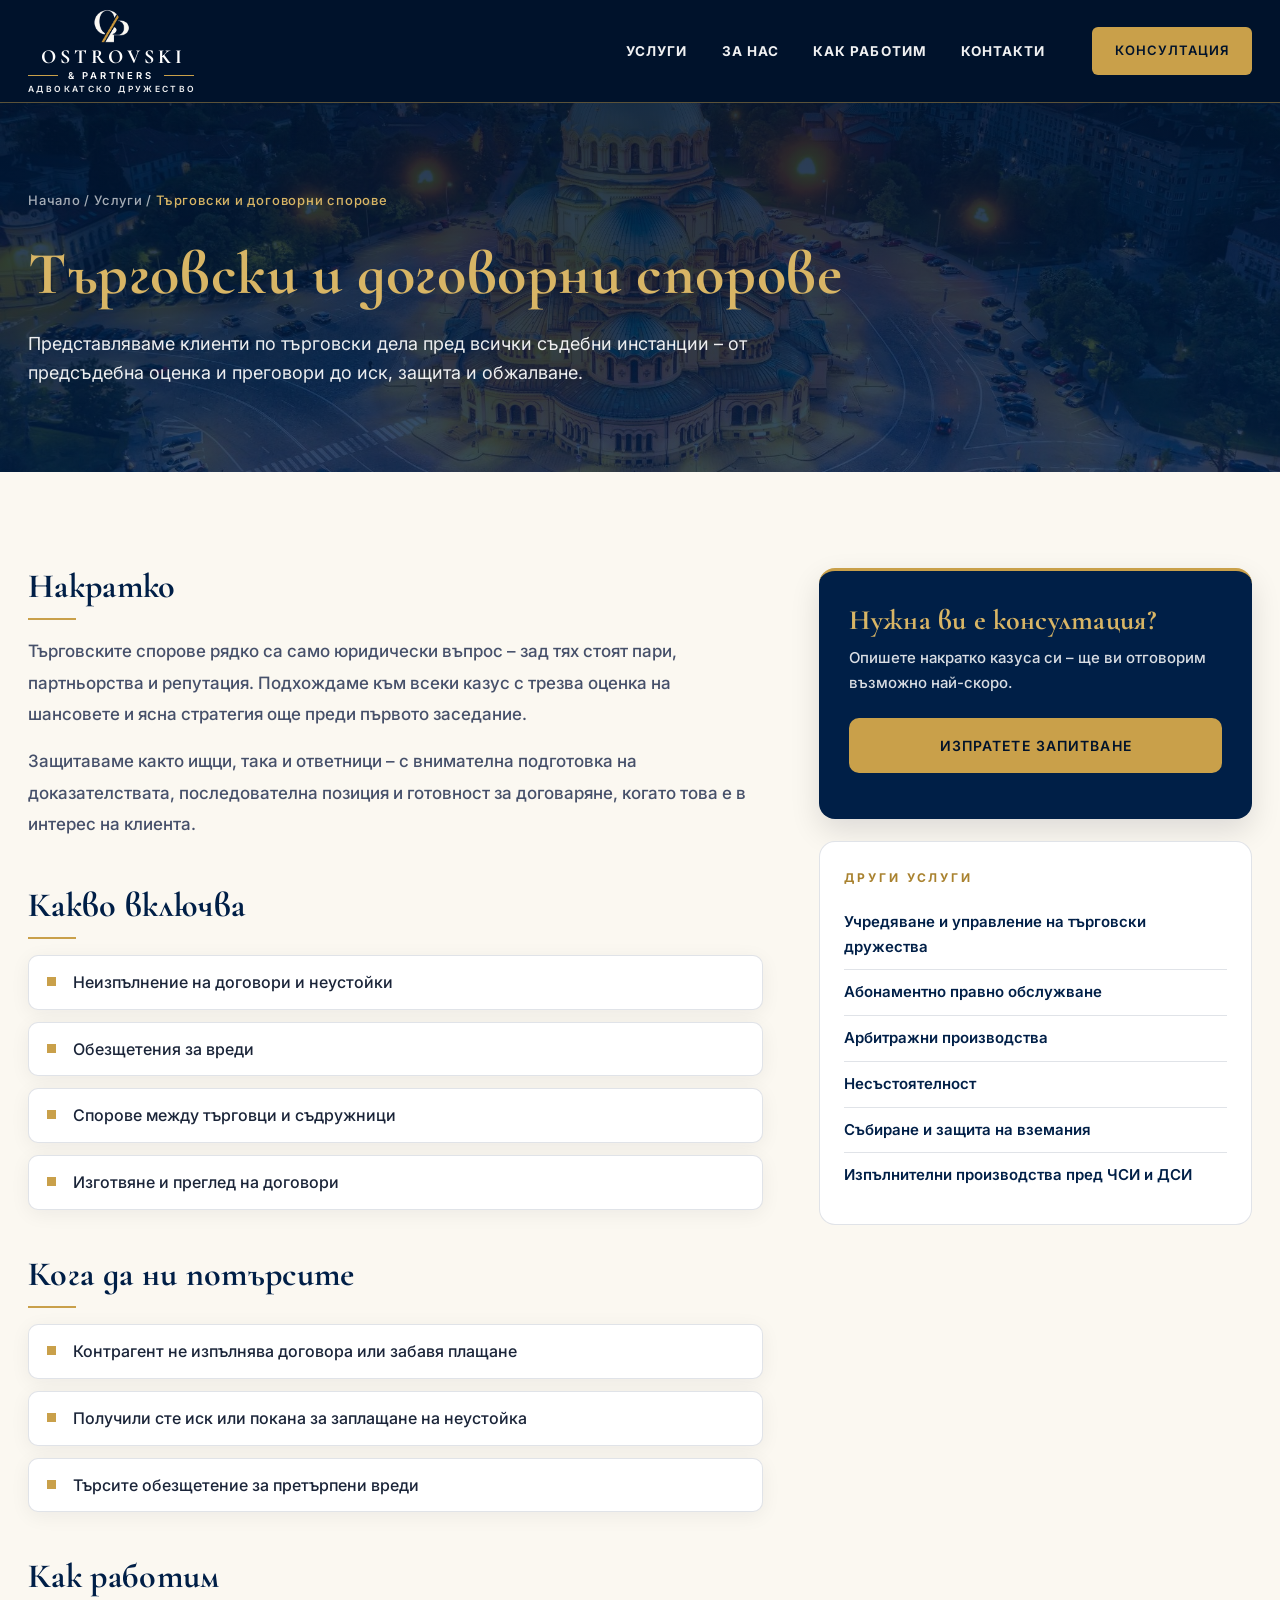
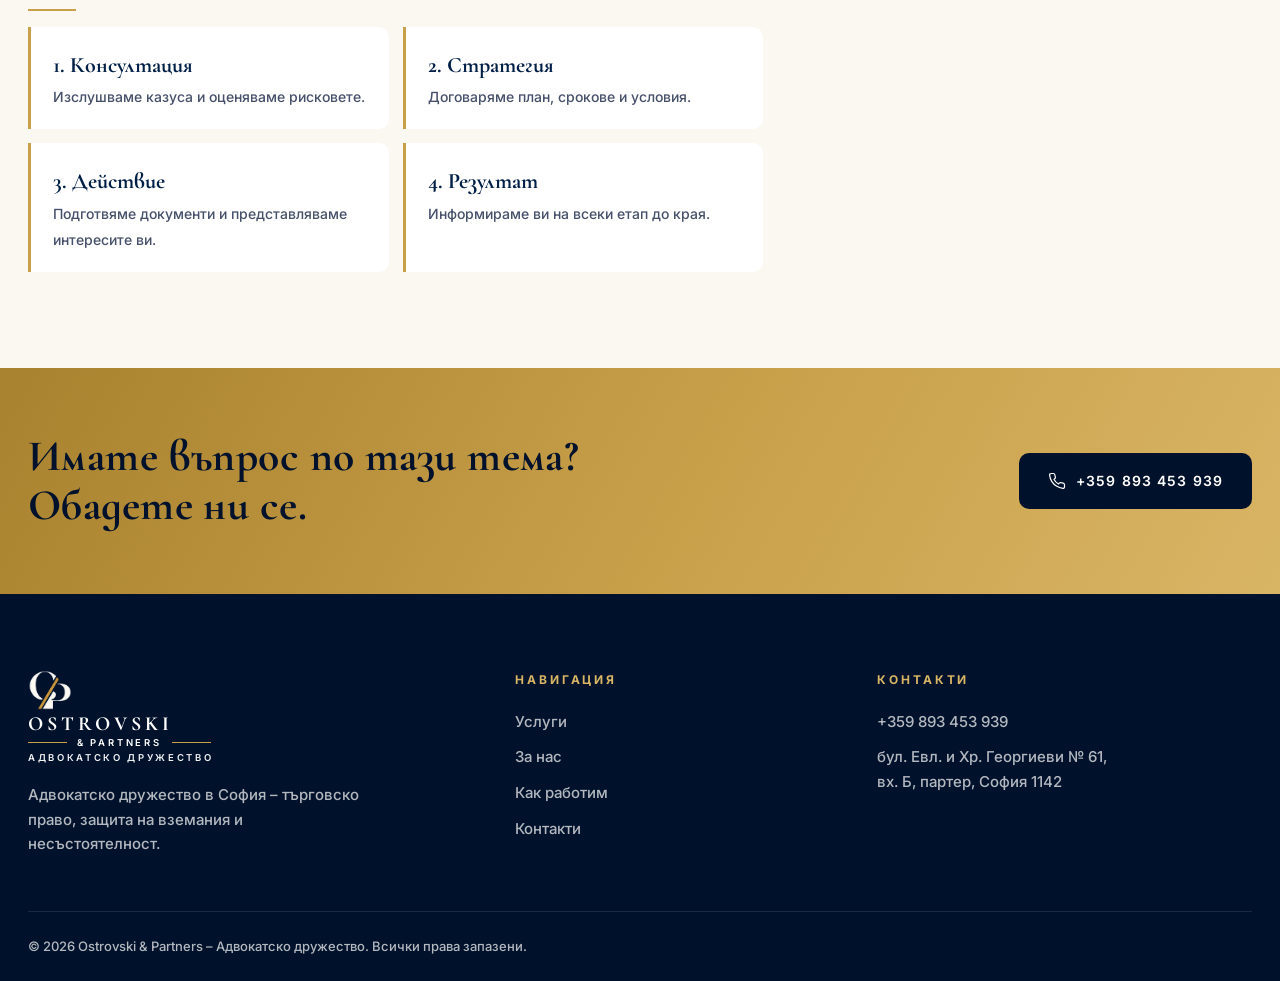
<file: targovski-sporove.html>
<!DOCTYPE html>
<html lang="bg">
<head>
<meta charset="UTF-8">
<meta name="viewport" content="width=device-width, initial-scale=1">
<title>Търговски и договорни спорове – Ostrovski &amp; Partners</title>
<meta name="description" content="Представляваме клиенти по търговски дела пред всички съдебни инстанции – от предсъдебна оценка и преговори до иск, защита и обжалване.">
<link rel="preconnect" href="https://fonts.googleapis.com">
<link rel="preconnect" href="https://fonts.gstatic.com" crossorigin>
<link href="https://fonts.googleapis.com/css2?family=Cormorant+Garamond:wght@500;600;700;800&family=Inter:wght@400;500;600;700&display=swap&subset=cyrillic" rel="stylesheet">
<link rel="stylesheet" href="assets/style.css">
</head>
<body>
<!-- SVG символи -->
<svg width="0" height="0" style="position:absolute" aria-hidden="true">
  <defs>
    <symbol id="i-phone" viewBox="0 0 24 24" fill="none" stroke="currentColor" stroke-width="1.6" stroke-linecap="round" stroke-linejoin="round"><path d="M22 16.9v3a2 2 0 0 1-2.2 2 19.8 19.8 0 0 1-8.6-3.1 19.5 19.5 0 0 1-6-6A19.8 19.8 0 0 1 2.1 4.2 2 2 0 0 1 4.1 2h3a2 2 0 0 1 2 1.7c.1 1 .4 1.9.7 2.8a2 2 0 0 1-.5 2.1L8 9.9a16 16 0 0 0 6 6l1.3-1.3a2 2 0 0 1 2.1-.4c.9.3 1.8.6 2.8.7a2 2 0 0 1 1.7 2z"/></symbol>
    <symbol id="i-pin" viewBox="0 0 24 24" fill="none" stroke="currentColor" stroke-width="1.6" stroke-linecap="round" stroke-linejoin="round"><path d="M20 10c0 6-8 12-8 12S4 16 4 10a8 8 0 0 1 16 0z"/><circle cx="12" cy="10" r="3"/></symbol>
    <symbol id="i-clock" viewBox="0 0 24 24" fill="none" stroke="currentColor" stroke-width="1.6" stroke-linecap="round" stroke-linejoin="round"><circle cx="12" cy="12" r="10"/><path d="M12 6v6l4 2"/></symbol>
    <symbol id="i-scale" viewBox="0 0 24 24" fill="none" stroke="currentColor" stroke-width="1.5" stroke-linecap="round" stroke-linejoin="round"><path d="M12 3v18M7 21h10M5 7h14"/><path d="M5 7l-3 7a3.5 3.5 0 0 0 6 0zM19 7l-3 7a3.5 3.5 0 0 0 6 0z"/></symbol>
    <symbol id="i-building" viewBox="0 0 24 24" fill="none" stroke="currentColor" stroke-width="1.5" stroke-linecap="round" stroke-linejoin="round"><path d="M4 21V5l8-3 8 3v16M2 21h20M9 9h2M13 9h2M9 13h2M13 13h2M10 21v-4h4v4"/></symbol>
    <symbol id="i-shield" viewBox="0 0 24 24" fill="none" stroke="currentColor" stroke-width="1.5" stroke-linecap="round" stroke-linejoin="round"><path d="M12 2l8 3v6c0 5-3.5 9.5-8 11-4.5-1.5-8-6-8-11V5z"/><path d="M8.5 12l2.5 2.5 4.5-5"/></symbol>
    <symbol id="i-gavel" viewBox="0 0 24 24" fill="none" stroke="currentColor" stroke-width="1.5" stroke-linecap="round" stroke-linejoin="round"><path d="M14 13l-8.5 8.5M16 16l6-6M8 8l6-6M3 11l6-6 8 8-6 6zM2 21h8"/></symbol>
    <symbol id="i-doc" viewBox="0 0 24 24" fill="none" stroke="currentColor" stroke-width="1.5" stroke-linecap="round" stroke-linejoin="round"><path d="M14 2H6a2 2 0 0 0-2 2v16a2 2 0 0 0 2 2h12a2 2 0 0 0 2-2V8z"/><path d="M14 2v6h6M8 13h8M8 17h5"/></symbol>
    <symbol id="i-coins" viewBox="0 0 24 24" fill="none" stroke="currentColor" stroke-width="1.5" stroke-linecap="round" stroke-linejoin="round"><circle cx="9" cy="9" r="6"/><path d="M15.5 7.5A6 6 0 1 1 8 16M9 7v4M7.5 8.5h3"/></symbol>
    <symbol id="i-lock" viewBox="0 0 24 24" fill="none" stroke="currentColor" stroke-width="1.5" stroke-linecap="round" stroke-linejoin="round"><rect x="4" y="10" width="16" height="11" rx="2"/><path d="M8 10V7a4 4 0 0 1 8 0v3"/></symbol>
    <symbol id="i-mail" viewBox="0 0 24 24" fill="none" stroke="currentColor" stroke-width="1.6" stroke-linecap="round" stroke-linejoin="round"><rect x="3" y="5" width="18" height="14" rx="2"/><path d="M3 7l9 6 9-6"/></symbol>
    <symbol id="i-arrow" viewBox="0 0 24 24" fill="none" stroke="currentColor" stroke-width="2" stroke-linecap="round" stroke-linejoin="round"><path d="M5 12h14M13 6l6 6-6 6"/></symbol>
    <!-- Монограма OP със златна диагонал -->
    <symbol id="mono" viewBox="0 0 100 100">
      <text x="6" y="74" font-family="'Cormorant Garamond',Georgia,serif" font-weight="700" font-size="92" fill="#fff">O</text>
      <text x="46" y="74" font-family="'Cormorant Garamond',Georgia,serif" font-weight="700" font-size="92" fill="#fff">P</text>
      <line x1="64" y1="6" x2="30" y2="96" stroke="#c9a04a" stroke-width="5.5" stroke-linecap="butt"/>
    </symbol>
  </defs>
</svg><header id="top">
  <div class="container nav">
    <a href="index.html#top" class="logo" aria-label="Ostrovski & Partners">
      <span class="logo-mark" role="img" aria-label="OP"></span>
      <span class="logo-text"><b>OSTROVSKI</b><span class="lt-p">&amp; PARTNERS</span><span class="lt-s">АДВОКАТСКО ДРУЖЕСТВО</span></span>
    </a>
    <nav id="menu">
      <ul>
        <li class="has-dd"><a href="index.html#uslugi">Услуги</a><div class="dd-menu"><a href="targovski-sporove.html">Търговски и договорни спорове</a><a href="targovski-druzhestva.html">Учредяване и управление на търговски дружества</a><a href="abonamentno-obsluzhvane.html">Абонаментно правно обслужване</a><a href="arbitrazh.html">Арбитражни производства</a><a href="nesastoyatelnost.html">Несъстоятелност</a><a href="vzemania.html">Събиране и защита на вземания</a><a href="izpalnitelni-proizvodstva.html">Изпълнителни производства пред ЧСИ и ДСИ</a></div></li>
        <li><a href="index.html#za-nas">За нас</a></li>
        <li><a href="index.html#podhod">Как работим</a></li>
        <li><a href="index.html#kontakti">Контакти</a></li>
      </ul>
    </nav>
    <div class="nav-cta">
      <a class="btn btn-gold nav-btn" href="index.html#kontakti">Консултация</a>
      
      <button class="burger" id="burger" aria-label="Меню" aria-expanded="false"><span></span><span></span></button>
    </div>
  </div>
</header><main><section class="phero"><div class="container"><nav class="crumbs" aria-label="Пътека"><a href="index.html">Начало</a> / <a href="index.html#uslugi">Услуги</a> / <span>Търговски и договорни спорове</span></nav><h1>Търговски и договорни спорове</h1><p class="lead">Представляваме клиенти по търговски дела пред всички съдебни инстанции – от предсъдебна оценка и преговори до иск, защита и обжалване.</p></div></section>
<section class="sbody"><div class="container sgrid"><article class="prose reveal"><h2>Накратко</h2><p>Търговските спорове рядко са само юридически въпрос – зад тях стоят пари, партньорства и репутация. Подхождаме към всеки казус с трезва оценка на шансовете и ясна стратегия още преди първото заседание.</p><p>Защитаваме както ищци, така и ответници – с внимателна подготовка на доказателствата, последователна позиция и готовност за договаряне, когато това е в интерес на клиента.</p><h2>Какво включва</h2><ul class="ticks"><li>Неизпълнение на договори и неустойки</li><li>Обезщетения за вреди</li><li>Спорове между търговци и съдружници</li><li>Изготвяне и преглед на договори</li></ul><h2>Кога да ни потърсите</h2><ul class="ticks"><li>Контрагент не изпълнява договора или забавя плащане</li><li>Получили сте иск или покана за заплащане на неустойка</li><li>Търсите обезщетение за претърпени вреди</li></ul><h2>Как работим</h2><div class="msteps"><div><b>1. Консултация</b><span>Изслушваме казуса и оценяваме рисковете.</span></div><div><b>2. Стратегия</b><span>Договаряме план, срокове и условия.</span></div><div><b>3. Действие</b><span>Подготвяме документи и представляваме интересите ви.</span></div><div><b>4. Резултат</b><span>Информираме ви на всеки етап до края.</span></div></div></article>
<aside class="side"><div class="side-card"><h3>Нужна ви е консултация?</h3><p>Опишете накратко казуса си – ще ви отговорим възможно най-скоро.</p><a class="btn btn-gold" href="index.html#kontakti">Изпратете запитване</a></div><div class="side-list"><h4>Други услуги</h4><a href="targovski-druzhestva.html">Учредяване и управление на търговски дружества</a><a href="abonamentno-obsluzhvane.html">Абонаментно правно обслужване</a><a href="arbitrazh.html">Арбитражни производства</a><a href="nesastoyatelnost.html">Несъстоятелност</a><a href="vzemania.html">Събиране и защита на вземания</a><a href="izpalnitelni-proizvodstva.html">Изпълнителни производства пред ЧСИ и ДСИ</a></div></aside></div></section>
<div class="cta-band"><div class="container cta-inner"><h2>Имате въпрос по тази тема? Обадете ни се.</h2><a href="tel:+359893453939" class="btn"><svg width="18" height="18"><use href="#i-phone"/></svg>+359 893 453 939</a></div></div></main><footer>
  <div class="container">
    <div class="foot-grid">
      <div>
        <a href="index.html#top" class="logo"><span class="logo-mark" role="img" aria-label="OP"></span><span class="logo-text"><b>OSTROVSKI</b><span class="lt-p">&amp; PARTNERS</span><span class="lt-s">АДВОКАТСКО ДРУЖЕСТВО</span></span></a>
        <p>Адвокатско дружество в София – търговско право, защита на вземания и несъстоятелност.</p>
      </div>
      <div>
        <h4>Навигация</h4>
        <ul>
          <li><a href="index.html#uslugi">Услуги</a></li>
          <li><a href="index.html#za-nas">За нас</a></li>
          <li><a href="index.html#podhod">Как работим</a></li>
          <li><a href="index.html#kontakti">Контакти</a></li>
        </ul>
      </div>
      <div>
        <h4>Контакти</h4>
        <ul>
          <li><a href="tel:+359893453939">+359 893 453 939</a></li>
          <li>бул. Евл. и Хр. Георгиеви № 61,<br>вх. Б, партер, София 1142</li>
        </ul>
      </div>
    </div>
    <div class="foot-bottom">
      <span>© <span id="yr">2026</span> Ostrovski &amp; Partners – Адвокатско дружество. Всички права запазени.</span>
    </div>
  </div>
</footer>

<a class="fab" href="tel:+359893453939" aria-label="Обадете се"><svg><use href="#i-phone"/></svg></a>

<script src="assets/main.js"></script>
</body>
</html>
</file>
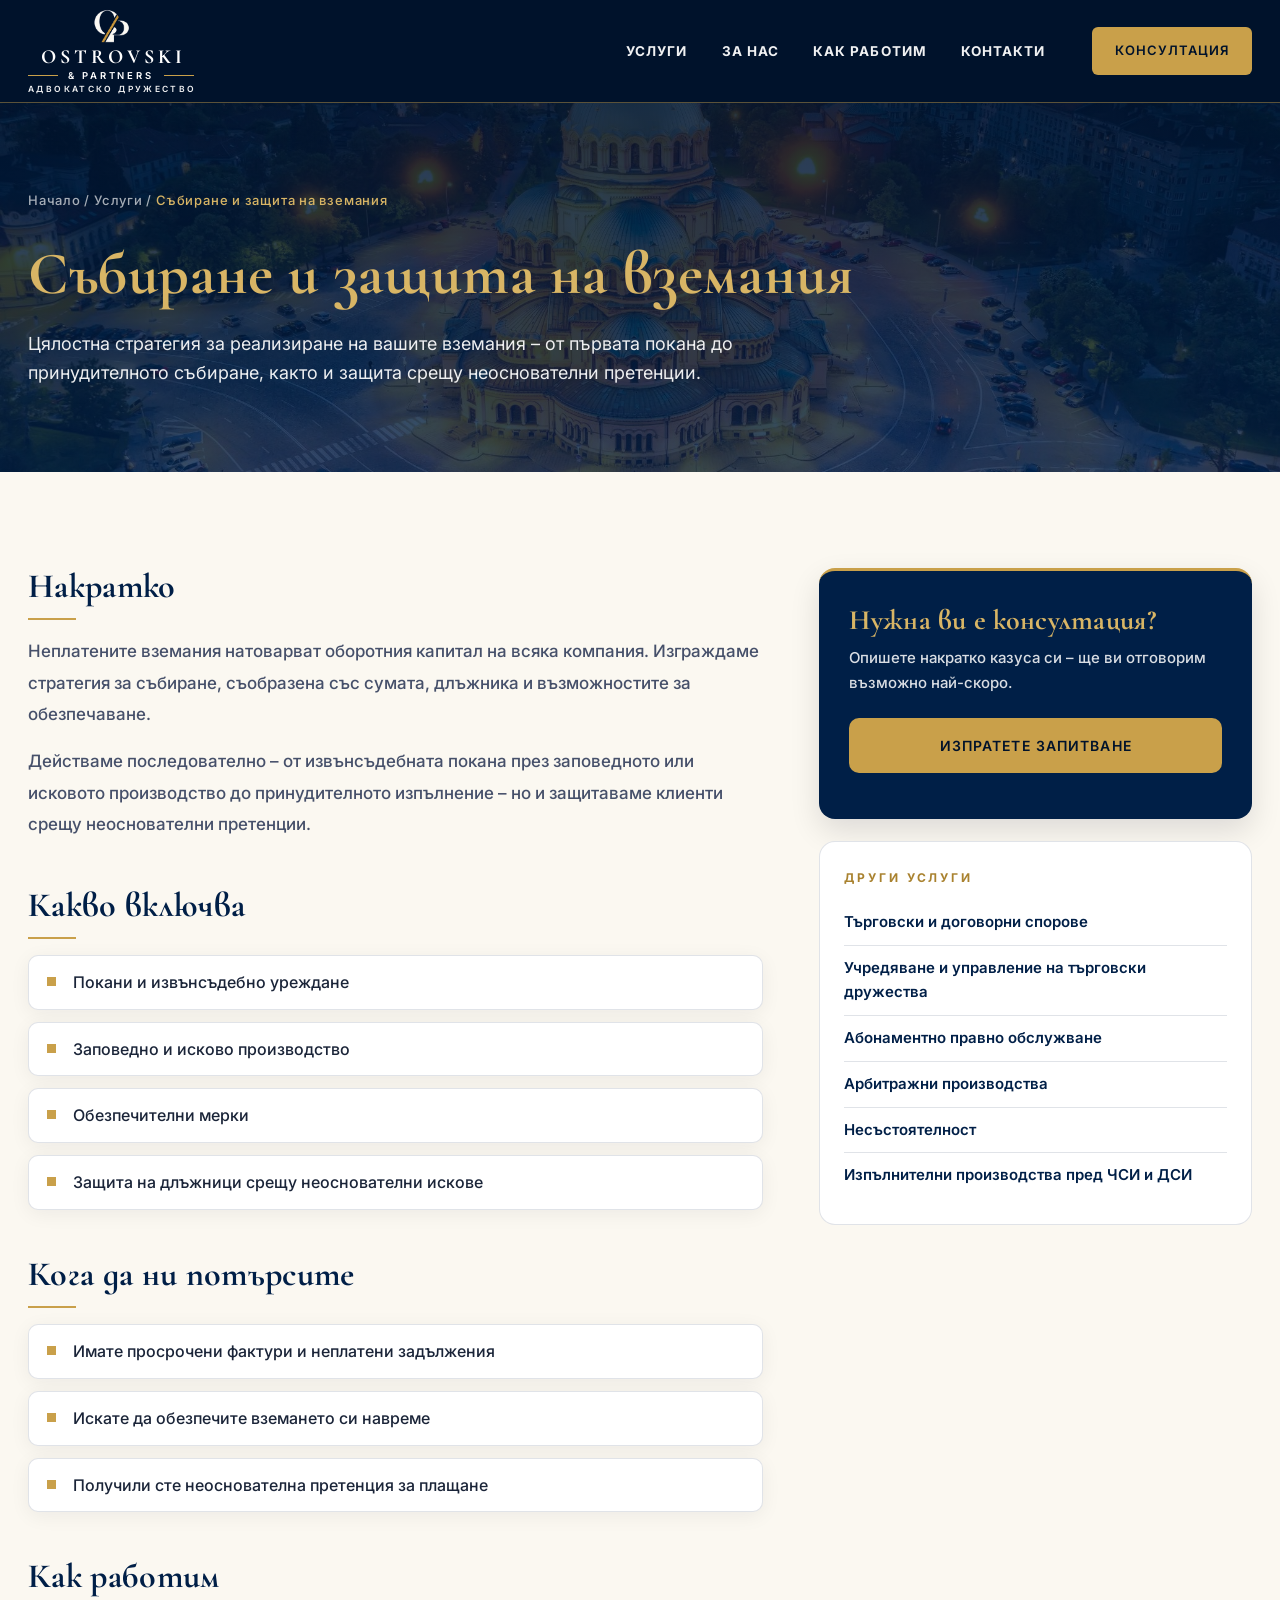
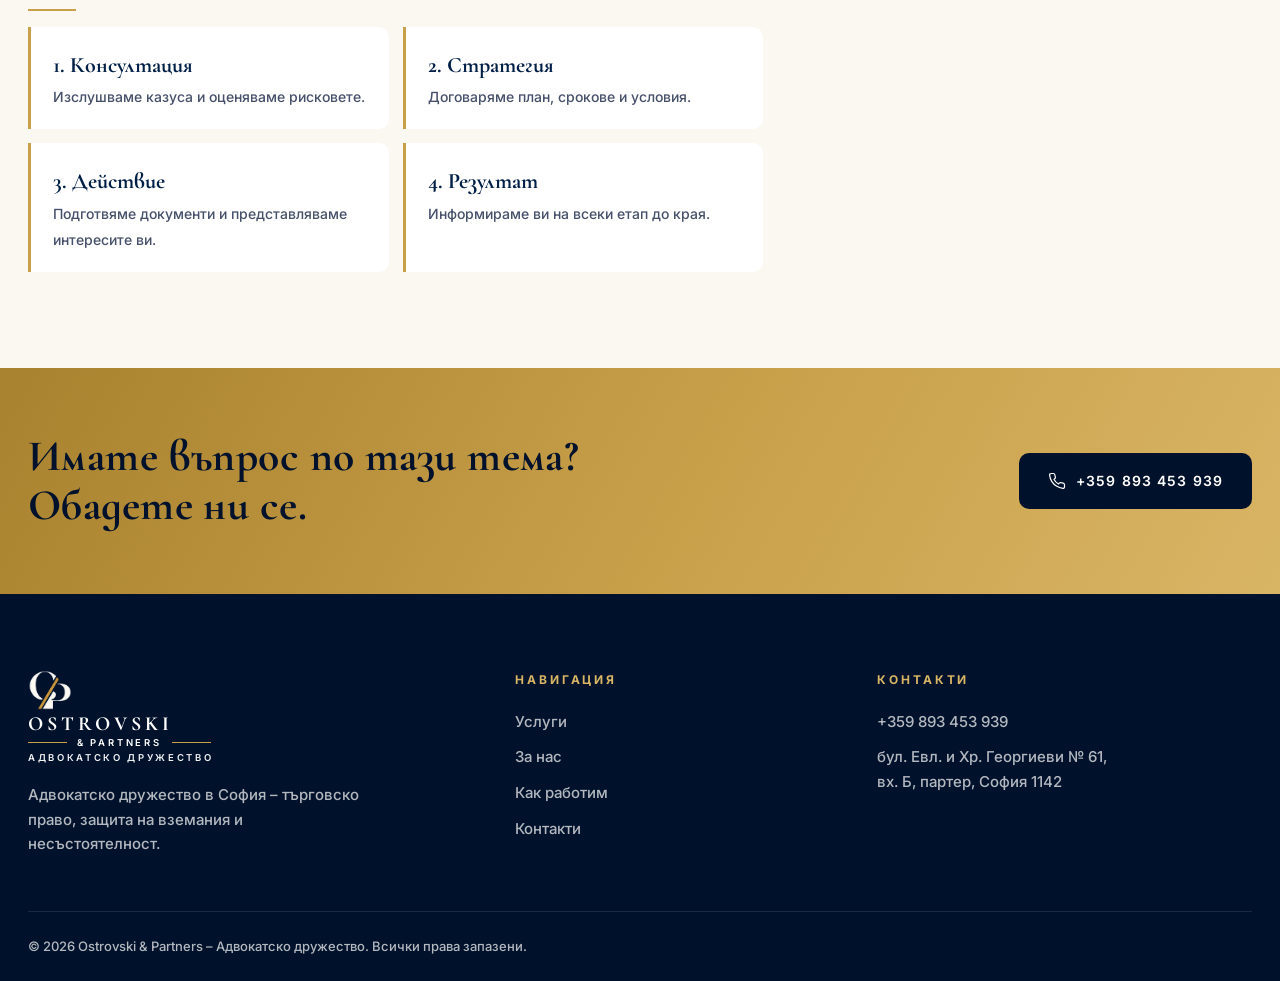
<file: vzemania.html>
<!DOCTYPE html>
<html lang="bg">
<head>
<meta charset="UTF-8">
<meta name="viewport" content="width=device-width, initial-scale=1">
<title>Събиране и защита на вземания – Ostrovski &amp; Partners</title>
<meta name="description" content="Цялостна стратегия за реализиране на вашите вземания – от първата покана до принудителното събиране, както и защита срещу неоснователни претенции.">
<link rel="preconnect" href="https://fonts.googleapis.com">
<link rel="preconnect" href="https://fonts.gstatic.com" crossorigin>
<link href="https://fonts.googleapis.com/css2?family=Cormorant+Garamond:wght@500;600;700;800&family=Inter:wght@400;500;600;700&display=swap&subset=cyrillic" rel="stylesheet">
<link rel="stylesheet" href="assets/style.css">
</head>
<body>
<!-- SVG символи -->
<svg width="0" height="0" style="position:absolute" aria-hidden="true">
  <defs>
    <symbol id="i-phone" viewBox="0 0 24 24" fill="none" stroke="currentColor" stroke-width="1.6" stroke-linecap="round" stroke-linejoin="round"><path d="M22 16.9v3a2 2 0 0 1-2.2 2 19.8 19.8 0 0 1-8.6-3.1 19.5 19.5 0 0 1-6-6A19.8 19.8 0 0 1 2.1 4.2 2 2 0 0 1 4.1 2h3a2 2 0 0 1 2 1.7c.1 1 .4 1.9.7 2.8a2 2 0 0 1-.5 2.1L8 9.9a16 16 0 0 0 6 6l1.3-1.3a2 2 0 0 1 2.1-.4c.9.3 1.8.6 2.8.7a2 2 0 0 1 1.7 2z"/></symbol>
    <symbol id="i-pin" viewBox="0 0 24 24" fill="none" stroke="currentColor" stroke-width="1.6" stroke-linecap="round" stroke-linejoin="round"><path d="M20 10c0 6-8 12-8 12S4 16 4 10a8 8 0 0 1 16 0z"/><circle cx="12" cy="10" r="3"/></symbol>
    <symbol id="i-clock" viewBox="0 0 24 24" fill="none" stroke="currentColor" stroke-width="1.6" stroke-linecap="round" stroke-linejoin="round"><circle cx="12" cy="12" r="10"/><path d="M12 6v6l4 2"/></symbol>
    <symbol id="i-scale" viewBox="0 0 24 24" fill="none" stroke="currentColor" stroke-width="1.5" stroke-linecap="round" stroke-linejoin="round"><path d="M12 3v18M7 21h10M5 7h14"/><path d="M5 7l-3 7a3.5 3.5 0 0 0 6 0zM19 7l-3 7a3.5 3.5 0 0 0 6 0z"/></symbol>
    <symbol id="i-building" viewBox="0 0 24 24" fill="none" stroke="currentColor" stroke-width="1.5" stroke-linecap="round" stroke-linejoin="round"><path d="M4 21V5l8-3 8 3v16M2 21h20M9 9h2M13 9h2M9 13h2M13 13h2M10 21v-4h4v4"/></symbol>
    <symbol id="i-shield" viewBox="0 0 24 24" fill="none" stroke="currentColor" stroke-width="1.5" stroke-linecap="round" stroke-linejoin="round"><path d="M12 2l8 3v6c0 5-3.5 9.5-8 11-4.5-1.5-8-6-8-11V5z"/><path d="M8.5 12l2.5 2.5 4.5-5"/></symbol>
    <symbol id="i-gavel" viewBox="0 0 24 24" fill="none" stroke="currentColor" stroke-width="1.5" stroke-linecap="round" stroke-linejoin="round"><path d="M14 13l-8.5 8.5M16 16l6-6M8 8l6-6M3 11l6-6 8 8-6 6zM2 21h8"/></symbol>
    <symbol id="i-doc" viewBox="0 0 24 24" fill="none" stroke="currentColor" stroke-width="1.5" stroke-linecap="round" stroke-linejoin="round"><path d="M14 2H6a2 2 0 0 0-2 2v16a2 2 0 0 0 2 2h12a2 2 0 0 0 2-2V8z"/><path d="M14 2v6h6M8 13h8M8 17h5"/></symbol>
    <symbol id="i-coins" viewBox="0 0 24 24" fill="none" stroke="currentColor" stroke-width="1.5" stroke-linecap="round" stroke-linejoin="round"><circle cx="9" cy="9" r="6"/><path d="M15.5 7.5A6 6 0 1 1 8 16M9 7v4M7.5 8.5h3"/></symbol>
    <symbol id="i-lock" viewBox="0 0 24 24" fill="none" stroke="currentColor" stroke-width="1.5" stroke-linecap="round" stroke-linejoin="round"><rect x="4" y="10" width="16" height="11" rx="2"/><path d="M8 10V7a4 4 0 0 1 8 0v3"/></symbol>
    <symbol id="i-mail" viewBox="0 0 24 24" fill="none" stroke="currentColor" stroke-width="1.6" stroke-linecap="round" stroke-linejoin="round"><rect x="3" y="5" width="18" height="14" rx="2"/><path d="M3 7l9 6 9-6"/></symbol>
    <symbol id="i-arrow" viewBox="0 0 24 24" fill="none" stroke="currentColor" stroke-width="2" stroke-linecap="round" stroke-linejoin="round"><path d="M5 12h14M13 6l6 6-6 6"/></symbol>
    <!-- Монограма OP със златна диагонал -->
    <symbol id="mono" viewBox="0 0 100 100">
      <text x="6" y="74" font-family="'Cormorant Garamond',Georgia,serif" font-weight="700" font-size="92" fill="#fff">O</text>
      <text x="46" y="74" font-family="'Cormorant Garamond',Georgia,serif" font-weight="700" font-size="92" fill="#fff">P</text>
      <line x1="64" y1="6" x2="30" y2="96" stroke="#c9a04a" stroke-width="5.5" stroke-linecap="butt"/>
    </symbol>
  </defs>
</svg><header id="top">
  <div class="container nav">
    <a href="index.html#top" class="logo" aria-label="Ostrovski & Partners">
      <span class="logo-mark" role="img" aria-label="OP"></span>
      <span class="logo-text"><b>OSTROVSKI</b><span class="lt-p">&amp; PARTNERS</span><span class="lt-s">АДВОКАТСКО ДРУЖЕСТВО</span></span>
    </a>
    <nav id="menu">
      <ul>
        <li class="has-dd"><a href="index.html#uslugi">Услуги</a><div class="dd-menu"><a href="targovski-sporove.html">Търговски и договорни спорове</a><a href="targovski-druzhestva.html">Учредяване и управление на търговски дружества</a><a href="abonamentno-obsluzhvane.html">Абонаментно правно обслужване</a><a href="arbitrazh.html">Арбитражни производства</a><a href="nesastoyatelnost.html">Несъстоятелност</a><a href="vzemania.html">Събиране и защита на вземания</a><a href="izpalnitelni-proizvodstva.html">Изпълнителни производства пред ЧСИ и ДСИ</a></div></li>
        <li><a href="index.html#za-nas">За нас</a></li>
        <li><a href="index.html#podhod">Как работим</a></li>
        <li><a href="index.html#kontakti">Контакти</a></li>
      </ul>
    </nav>
    <div class="nav-cta">
      <a class="btn btn-gold nav-btn" href="index.html#kontakti">Консултация</a>
      
      <button class="burger" id="burger" aria-label="Меню" aria-expanded="false"><span></span><span></span></button>
    </div>
  </div>
</header><main><section class="phero"><div class="container"><nav class="crumbs" aria-label="Пътека"><a href="index.html">Начало</a> / <a href="index.html#uslugi">Услуги</a> / <span>Събиране и защита на вземания</span></nav><h1>Събиране и защита на вземания</h1><p class="lead">Цялостна стратегия за реализиране на вашите вземания – от първата покана до принудителното събиране, както и защита срещу неоснователни претенции.</p></div></section>
<section class="sbody"><div class="container sgrid"><article class="prose reveal"><h2>Накратко</h2><p>Неплатените вземания натоварват оборотния капитал на всяка компания. Изграждаме стратегия за събиране, съобразена със сумата, длъжника и възможностите за обезпечаване.</p><p>Действаме последователно – от извънсъдебната покана през заповедното или исковото производство до принудителното изпълнение – но и защитаваме клиенти срещу неоснователни претенции.</p><h2>Какво включва</h2><ul class="ticks"><li>Покани и извънсъдебно уреждане</li><li>Заповедно и исково производство</li><li>Обезпечителни мерки</li><li>Защита на длъжници срещу неоснователни искове</li></ul><h2>Кога да ни потърсите</h2><ul class="ticks"><li>Имате просрочени фактури и неплатени задължения</li><li>Искате да обезпечите вземането си навреме</li><li>Получили сте неоснователна претенция за плащане</li></ul><h2>Как работим</h2><div class="msteps"><div><b>1. Консултация</b><span>Изслушваме казуса и оценяваме рисковете.</span></div><div><b>2. Стратегия</b><span>Договаряме план, срокове и условия.</span></div><div><b>3. Действие</b><span>Подготвяме документи и представляваме интересите ви.</span></div><div><b>4. Резултат</b><span>Информираме ви на всеки етап до края.</span></div></div></article>
<aside class="side"><div class="side-card"><h3>Нужна ви е консултация?</h3><p>Опишете накратко казуса си – ще ви отговорим възможно най-скоро.</p><a class="btn btn-gold" href="index.html#kontakti">Изпратете запитване</a></div><div class="side-list"><h4>Други услуги</h4><a href="targovski-sporove.html">Търговски и договорни спорове</a><a href="targovski-druzhestva.html">Учредяване и управление на търговски дружества</a><a href="abonamentno-obsluzhvane.html">Абонаментно правно обслужване</a><a href="arbitrazh.html">Арбитражни производства</a><a href="nesastoyatelnost.html">Несъстоятелност</a><a href="izpalnitelni-proizvodstva.html">Изпълнителни производства пред ЧСИ и ДСИ</a></div></aside></div></section>
<div class="cta-band"><div class="container cta-inner"><h2>Имате въпрос по тази тема? Обадете ни се.</h2><a href="tel:+359893453939" class="btn"><svg width="18" height="18"><use href="#i-phone"/></svg>+359 893 453 939</a></div></div></main><footer>
  <div class="container">
    <div class="foot-grid">
      <div>
        <a href="index.html#top" class="logo"><span class="logo-mark" role="img" aria-label="OP"></span><span class="logo-text"><b>OSTROVSKI</b><span class="lt-p">&amp; PARTNERS</span><span class="lt-s">АДВОКАТСКО ДРУЖЕСТВО</span></span></a>
        <p>Адвокатско дружество в София – търговско право, защита на вземания и несъстоятелност.</p>
      </div>
      <div>
        <h4>Навигация</h4>
        <ul>
          <li><a href="index.html#uslugi">Услуги</a></li>
          <li><a href="index.html#za-nas">За нас</a></li>
          <li><a href="index.html#podhod">Как работим</a></li>
          <li><a href="index.html#kontakti">Контакти</a></li>
        </ul>
      </div>
      <div>
        <h4>Контакти</h4>
        <ul>
          <li><a href="tel:+359893453939">+359 893 453 939</a></li>
          <li>бул. Евл. и Хр. Георгиеви № 61,<br>вх. Б, партер, София 1142</li>
        </ul>
      </div>
    </div>
    <div class="foot-bottom">
      <span>© <span id="yr">2026</span> Ostrovski &amp; Partners – Адвокатско дружество. Всички права запазени.</span>
    </div>
  </div>
</footer>

<a class="fab" href="tel:+359893453939" aria-label="Обадете се"><svg><use href="#i-phone"/></svg></a>

<script src="assets/main.js"></script>
</body>
</html>
</file>
<file: assets/style.css>
:root{--hero-img:url(hero.jpg);--mono-img:url(logo-mark.png);--lock-img:url(lockup.png)}

:root{
  /* Палитра от логото и банера */
  --navy-950:#00122b;
  --navy-900:#001f47;
  --navy-800:#0a2c5a;
  --navy-700:#16396b;
  --gold-500:#c9a04a;
  --gold-400:#d8b565;
  --gold-600:#a9822f;
  --ivory:#fbf8f1;
  --white:#ffffff;
  --text:#1a2438;
  --muted:#5b6577;
  --line:rgba(0,31,71,.12);

  /* Токени за хедъра: цвят, плътност (тегло), яркост */
  --hdr-text:#ffffff;
  --hdr-text-soft:rgba(255,255,255,.94);
  --hdr-accent:var(--gold-400);
  --hdr-w-logo:700;
  --hdr-w-sub:600;
  --hdr-w-nav:600;
  --hdr-w-top:500;
  --hdr-w-btn:700;
  --hdr-fs-nav:13.5px;
  --hdr-fs-top:13px;
  --hdr-fs-sub:9.5px;

  /* Геометрия & Шрифтове */
  --font-sans:'Inter',system-ui,-apple-system,BlinkMacSystemFont,sans-serif;
  --font-serif:'Cormorant Garamond',Georgia,serif;
  --container-max:1280px;
  --radius-btn:10px;
  --radius-card:16px;
  --radius-pill:9999px;

  /* Динамични сенки & анимации */
  --shadow-subtle:0 4px 20px rgba(0,8,28,.06);
  --shadow-hover:0 12px 30px rgba(0,8,28,.12);
  --transition:all .2s cubic-bezier(0.4,0,0.2,1);
}
*{box-sizing:border-box;margin:0;padding:0}
html{scroll-behavior:smooth;scroll-padding-top:100px}
body{font-family:var(--font-sans);color:var(--text);background:var(--white);line-height:1.65;font-size:16px;-webkit-font-smoothing:antialiased}
img,svg{display:block;max-width:100%}
a{color:inherit;text-decoration:none}
.container{max-width:var(--container-max);margin:0 auto;padding:0 28px}
h1,h2,h3{font-family:var(--font-serif);font-weight:600;line-height:1.12;letter-spacing:.01em}

/* Бутони */
.btn{display:inline-flex;align-items:center;gap:10px;padding:15px 28px;border-radius:var(--radius-btn);font-weight:500;font-size:14px;letter-spacing:.08em;text-transform:uppercase;border:1.5px solid transparent;cursor:pointer;transition:var(--transition);font-family:var(--font-sans)}
.btn-gold{background:var(--gold-500);color:var(--navy-950)}
.btn-gold:hover{background:var(--gold-400);transform:translateY(-2px);box-shadow:var(--shadow-hover)}
.btn-ghost{border-color:rgba(255,255,255,.4);color:var(--white)}
.btn-ghost:hover{border-color:var(--gold-500);color:var(--gold-400)}
.btn-navy{background:var(--navy-900);color:var(--white)}
.btn-navy:hover{background:var(--navy-700);transform:translateY(-2px);box-shadow:var(--shadow-hover)}

/* Хедър */
header{position:fixed;top:0;left:0;right:0;z-index:50;background:var(--navy-950);border-bottom:1px solid rgba(201,160,74,.45);transition:box-shadow .25s ease}
header.scrolled{box-shadow:0 6px 24px rgba(0,8,28,.28)}
.nav{display:flex;align-items:center;justify-content:space-between;height:118px;gap:32px;transition:height .25s ease}
header.scrolled .nav{height:84px}
.logo{display:inline-flex;flex-direction:column;align-items:center;gap:5px;color:var(--hdr-text);text-align:center}
.logo-mark{margin:0;width:40px;height:36px;transition:var(--transition)}
.logo-text{display:flex;flex-direction:column;align-items:center;line-height:1}
.logo-text b{font-family:var(--font-serif);font-size:23px;font-weight:var(--hdr-w-logo);letter-spacing:.2em;margin-right:-.2em;color:var(--hdr-text)}
.logo-text .lt-p{display:flex;align-items:center;justify-content:center;gap:10px;width:100%;margin-top:5px;font-size:10.5px;font-weight:var(--hdr-w-sub);letter-spacing:.3em;color:var(--hdr-text)}
.logo-text .lt-p::before,.logo-text .lt-p::after{content:"";flex:1;height:1.5px;background:var(--gold-500)}
.logo-text .lt-s{margin-top:6px;font-size:var(--hdr-fs-sub);font-weight:var(--hdr-w-sub);letter-spacing:.28em;margin-right:-.28em;color:var(--hdr-text-soft);max-height:14px;overflow:hidden;transition:max-height .25s ease,opacity .2s ease,margin .25s ease}
header.scrolled .logo-mark{width:34px;height:31px}
header.scrolled .logo-text .lt-s{max-height:0;opacity:0;margin-top:0}
nav{margin-left:auto}
nav ul{display:flex;gap:6px;list-style:none;align-items:center}
nav ul>li>a{display:block;color:var(--hdr-text-soft);font-size:var(--hdr-fs-nav);font-weight:var(--hdr-w-nav);letter-spacing:.08em;text-transform:uppercase;position:relative;padding:47px 16px;transition:var(--transition)}
nav ul>li>a::after{content:"";position:absolute;left:16px;right:16px;bottom:37px;height:1.5px;background:var(--gold-500);transform:scaleX(0);transform-origin:left;transition:transform .25s ease}
nav ul>li>a:hover{color:var(--hdr-accent)}
nav ul>li>a:hover::after,.has-dd:hover>a::after{transform:scaleX(1)}
.nav-cta{display:flex;align-items:center;gap:14px}
.nav-btn{padding:12px 22px;font-size:13px;font-weight:var(--hdr-w-btn);border-radius:6px}
.nav-phone{display:none;color:var(--hdr-text);width:44px;height:44px;place-items:center}
.nav-phone:hover{color:var(--hdr-accent)}
.burger{display:none;background:none;border:0;color:var(--white);cursor:pointer;width:44px;height:44px}
.burger span{display:block;width:24px;height:2px;background:currentColor;margin:5px auto;transition:var(--transition)}

/* Hero */
.hero{background-size:cover!important;background-position:center 40%!important;position:relative;min-height:100vh;display:flex;align-items:center;justify-content:center;text-align:center;color:var(--white);overflow:hidden;padding:170px 0 170px;background:var(--navy-900) var(--hero-img) center/cover no-repeat}
.hero::before{content:"";position:absolute;inset:0;background:linear-gradient(180deg,rgba(0,18,43,.72) 0%,rgba(0,31,71,.42) 45%,rgba(0,18,43,.90) 100%)}
.hero-inner{position:relative;max-width:980px;margin:0 auto}
.hero-line{width:1.5px;height:72px;background:var(--gold-400);margin:0 auto 34px}
.eyebrow{display:inline-flex;align-items:center;gap:14px;color:var(--gold-400);font-size:13px;letter-spacing:.3em;text-transform:uppercase;font-weight:500;margin-bottom:26px}
.eyebrow::before{content:"";width:44px;height:1.5px;background:var(--gold-500)}
.hero .eyebrow::after{content:"";width:44px;height:1.5px;background:var(--gold-500)}
.hero h1{font-size:clamp(34px,5.4vw,70px);margin-bottom:26px;color:var(--gold-400);text-transform:uppercase;letter-spacing:.12em;font-weight:600}
.hero p.lead{font-size:18px;color:rgba(255,255,255,.85);max-width:680px;margin:0 auto 40px;font-weight:300}
.hero-actions{display:flex;gap:16px;flex-wrap:wrap;justify-content:center}

/* Лента с контакти под hero */
.strip-wrap{position:relative;z-index:3;margin-top:-84px;background:linear-gradient(180deg,transparent 0,transparent 84px,var(--ivory) 84px)}
.strip{display:grid;grid-template-columns:1fr 1.5fr auto;gap:30px;align-items:center;background:var(--white);border-radius:var(--radius-card);box-shadow:var(--shadow-hover);padding:30px 36px;border-top:3px solid var(--gold-500)}
.strip-item{display:flex;gap:16px;align-items:center}
.strip-item .ico{flex:none;width:50px;height:50px;border-radius:var(--radius-btn);background:var(--navy-900);color:var(--gold-400);display:grid;place-items:center}
.strip-item .ico svg{width:23px;height:23px}
.strip-item small{display:block;font-size:11px;letter-spacing:.22em;text-transform:uppercase;color:var(--gold-600);font-weight:600}
.strip-item a,.strip-item span{font-size:16px;color:var(--navy-900);font-weight:500;line-height:1.4;display:block}
.strip-item a:hover{color:var(--gold-600)}

/* Секции */
section{padding:110px 0}
.sec-head{text-align:center;max-width:720px;margin:0 auto 64px}
.sec-head .eyebrow{justify-content:center;margin-bottom:18px}
.sec-head .eyebrow::after{content:"";width:44px;height:1.5px;background:var(--gold-500)}
.sec-head h2{font-size:clamp(34px,4.2vw,54px);color:var(--navy-900);margin-bottom:16px}
.sec-head p{color:var(--muted);font-size:17px}
.dark .sec-head h2{color:var(--white)}
.dark .sec-head p{color:rgba(255,255,255,.7)}

/* Услуги */
#uslugi{background:var(--ivory)}
.grid-services{display:grid;grid-template-columns:repeat(12,1fr);gap:24px}
.card{grid-column:span 4;background:var(--white);border:1px solid var(--line);border-radius:var(--radius-card);padding:38px 32px;box-shadow:var(--shadow-subtle);transition:var(--transition);position:relative;overflow:hidden}
.card:nth-child(7){grid-column:4 / span 6}
.card::before{content:"";position:absolute;left:0;top:0;height:3px;width:0;background:var(--gold-500);transition:var(--transition)}
.card:hover{transform:translateY(-6px);box-shadow:var(--shadow-hover)}
.card:hover::before{width:100%}
.card .num{font-family:var(--font-serif);font-size:15px;color:var(--gold-600);letter-spacing:.2em;font-weight:600}
.card .ico{width:54px;height:54px;border-radius:var(--radius-btn);background:var(--navy-900);color:var(--gold-400);display:grid;place-items:center;margin:16px 0 22px;transition:var(--transition)}
.card:hover .ico{background:var(--gold-500);color:var(--navy-950)}
.card .ico svg{width:26px;height:26px}
.card h3{font-size:25px;color:var(--navy-900);margin-bottom:12px}
.card p{color:var(--muted);font-size:15px}


.logo-mark{display:block;flex:none;width:52px;height:48px;background:var(--mono-img) center/contain no-repeat}
.lockup{position:relative;z-index:1;display:block;width:72%;aspect-ratio:1260/880;background:var(--lock-img) center/contain no-repeat}
.about-visual{aspect-ratio:4/4.4}
.has-dd{position:relative}
.dd-menu{position:absolute;top:calc(100% - 8px);left:50%;transform:translate(-50%,10px);min-width:360px;background:var(--navy-950);border:1px solid rgba(201,160,74,.35);border-top:2px solid var(--gold-500);border-radius:0 0 var(--radius-card) var(--radius-card);padding:10px;opacity:0;visibility:hidden;transition:var(--transition);box-shadow:0 24px 48px rgba(0,8,28,.45)}
.has-dd:hover .dd-menu,.has-dd:focus-within .dd-menu{opacity:1;visibility:visible;transform:translate(-50%,0)}
.dd-menu a{display:flex;gap:14px;align-items:baseline;padding:11px 14px;border-radius:6px;font-size:14.5px;letter-spacing:.02em;text-transform:none;font-weight:500;color:var(--hdr-text-soft)}
.dd-menu a::after{display:none!important}
.dd-menu a span{font-family:var(--font-serif);color:var(--gold-500);font-weight:600;font-size:14px;letter-spacing:.12em}
.dd-menu a:hover{background:rgba(201,160,74,.12);color:var(--gold-400)}
.svc-list{max-width:940px;margin:0 auto;display:grid;gap:14px}
.svc{background:var(--white);border:1px solid var(--line);border-radius:var(--radius-card);box-shadow:var(--shadow-subtle);transition:var(--transition);position:relative;overflow:hidden}
.svc::before{content:"";position:absolute;left:0;top:0;bottom:0;width:3px;background:var(--gold-500);transform:scaleY(0);transform-origin:top;transition:transform .35s}
.svc:hover{box-shadow:var(--shadow-hover)}
.svc.open{border-color:rgba(201,160,74,.55);box-shadow:var(--shadow-hover)}
.svc.open::before{transform:scaleY(1)}
.svc-h{display:flex;align-items:center;gap:22px;width:100%;padding:24px 30px;background:none;border:0;cursor:pointer;text-align:left;font:inherit;color:inherit}
.svc .num{font-family:var(--font-serif);font-size:15px;color:var(--gold-600);letter-spacing:.2em;font-weight:600;flex:none}
.svc .ico{flex:none;width:50px;height:50px;border-radius:var(--radius-btn);background:var(--navy-900);color:var(--gold-400);display:grid;place-items:center;transition:var(--transition)}
.svc .ico svg{width:24px;height:24px}
.svc.open .ico,.svc-h:hover .ico{background:var(--gold-500);color:var(--navy-950)}
.svc .t{flex:1;font-family:var(--font-serif);font-size:25px;font-weight:600;color:var(--navy-900);line-height:1.15}
.svc .pm{flex:none;width:38px;height:38px;border-radius:50%;border:1.5px solid var(--gold-500);position:relative;transition:var(--transition)}
.svc .pm::before,.svc .pm::after{content:"";position:absolute;left:50%;top:50%;width:14px;height:1.5px;background:var(--gold-600);transform:translate(-50%,-50%);transition:var(--transition)}
.svc .pm::after{transform:translate(-50%,-50%) rotate(90deg)}
.svc.open .pm{background:var(--gold-500)}
.svc.open .pm::before,.svc.open .pm::after{background:var(--navy-950)}
.svc.open .pm::after{transform:translate(-50%,-50%) rotate(0)}
.svc-p{display:grid;grid-template-rows:0fr;transition:grid-template-rows .4s cubic-bezier(0.4,0,0.2,1)}
.svc.open .svc-p{grid-template-rows:1fr}
.svc-p>div{overflow:hidden}
.svc-b{padding:2px 30px 32px 102px}
.svc-b>p{color:var(--muted);font-size:16.5px;margin-bottom:18px;max-width:700px}
.svc-b ul{list-style:none;display:grid;grid-template-columns:1fr 1fr;gap:10px 28px;margin-bottom:26px}
.svc-b li{position:relative;padding-left:22px;font-size:15px;color:var(--text)}
.svc-b li::before{content:"";position:absolute;left:0;top:.62em;width:8px;height:8px;background:var(--gold-500)}
@media (max-width:1100px){
  nav ul>li>a{padding:47px 10px;letter-spacing:.06em}
  nav ul>li>a::after{left:10px;right:10px}
}
@media (max-width:860px){
  .nav{height:84px}
  header.scrolled .nav{height:72px}
  .logo-mark{width:34px;height:31px}
  .logo-text b{font-size:19px}
  .logo-text .lt-p{font-size:9.5px;margin-top:4px}
  .logo-text .lt-s{display:none}
  header.scrolled .logo-mark{width:28px;height:26px}
  nav{position:fixed;inset:84px 0 auto 0;margin:0;background:var(--navy-950);padding:16px 28px 28px;transform:translateY(-130%);transition:var(--transition);border-bottom:1px solid rgba(201,160,74,.4);max-height:calc(100vh - 84px);overflow-y:auto}
  nav.open{transform:none}
  nav ul{flex-direction:column;align-items:stretch;gap:0}
  nav ul>li>a{padding:15px 0;font-size:15px;border-bottom:1px solid rgba(255,255,255,.08)}
  nav ul>li>a::after{display:none}
  .dd-menu{position:static;transform:none;opacity:1;visibility:visible;min-width:0;background:transparent;border:0;box-shadow:none;padding:4px 0 8px 12px}
  .has-dd:hover .dd-menu,.has-dd:focus-within .dd-menu{transform:none}
  .dd-menu a{padding:9px 0;border-bottom:0!important;font-size:14px}
  .nav-btn{display:none}
  .nav-phone{display:grid}
  .burger{display:block}
  .fab{display:grid}
}
@media (max-width:640px){
  .svc-h{gap:14px;padding:20px 18px}.svc .num,.svc .ico{display:none}.svc .t{font-size:21px}
  .svc-b{padding:0 18px 26px}.svc-b ul{grid-template-columns:1fr}
}
/* За нас */
.about{display:grid;grid-template-columns:1fr 1fr;gap:70px;align-items:center}
.about-visual{position:relative;background:var(--navy-900);border-radius:var(--radius-card);aspect-ratio:4/4.4;display:grid;place-items:center;overflow:hidden;box-shadow:var(--shadow-hover)}
.about-visual::after{content:"";position:absolute;inset:18px;border:1px solid rgba(201,160,74,.45);border-radius:calc(var(--radius-card) - 6px)}
.about-visual svg.mono{width:46%;position:relative;z-index:1}
.about-text h2{font-size:clamp(34px,4vw,52px);color:var(--navy-900);margin:14px 0 22px}
.about-text p{color:var(--muted);margin-bottom:18px;font-size:17px}
.values{display:grid;grid-template-columns:1fr 1fr;gap:18px;margin-top:30px}
.value{padding:20px 22px;border-left:3px solid var(--gold-500);background:var(--ivory);border-radius:0 var(--radius-btn) var(--radius-btn) 0}
.value b{display:block;color:var(--navy-900);font-size:16px;margin-bottom:2px}
.value span{font-size:14px;color:var(--muted)}

/* Подход */
.dark{background:var(--navy-900);color:var(--white);position:relative;overflow:hidden}
.steps{display:grid;grid-template-columns:repeat(4,1fr);gap:0;border-top:1px solid rgba(201,160,74,.35)}
.step{padding:38px 28px 10px 0;position:relative}
.step + .step{padding-left:28px;border-left:1px solid rgba(255,255,255,.1)}
.step .n{font-family:var(--font-serif);font-size:58px;color:var(--gold-500);line-height:1;margin-bottom:14px}
.step h3{font-size:24px;margin-bottom:10px}
.step p{font-size:15px;color:rgba(255,255,255,.7)}

/* CTA лента */
.cta-band{background:linear-gradient(120deg,var(--gold-600),var(--gold-500) 55%,var(--gold-400));padding:64px 0;color:var(--navy-950)}
.cta-inner{display:flex;align-items:center;justify-content:space-between;gap:30px;flex-wrap:wrap}
.cta-inner h2{font-size:clamp(28px,3.4vw,44px);max-width:720px}
.cta-inner .btn{background:var(--navy-950);color:var(--white)}
.cta-inner .btn:hover{background:var(--navy-800);transform:translateY(-2px);box-shadow:var(--shadow-hover)}

/* Контакти */
.contact-grid{display:grid;grid-template-columns:.9fr 1.1fr;gap:56px;align-items:start}
.info-list{display:grid;gap:18px;margin:30px 0}
.info{display:flex;gap:18px;align-items:flex-start;padding:20px 22px;border:1px solid var(--line);border-radius:var(--radius-card);box-shadow:var(--shadow-subtle);transition:var(--transition);background:var(--white)}
.info:hover{box-shadow:var(--shadow-hover);transform:translateY(-3px)}
.info .ico{flex:none;width:46px;height:46px;border-radius:var(--radius-btn);background:var(--navy-900);color:var(--gold-400);display:grid;place-items:center}
.info .ico svg{width:22px;height:22px}
.info small{display:block;font-size:11px;letter-spacing:.22em;text-transform:uppercase;color:var(--gold-600);font-weight:600}
.info a,.info span.v{font-size:16px;color:var(--navy-900);font-weight:500}
.map{border-radius:var(--radius-card);overflow:hidden;box-shadow:var(--shadow-subtle);border:1px solid var(--line);height:260px}
.map iframe{width:100%;height:100%;border:0}
form{background:var(--navy-900);color:var(--white);padding:44px;border-radius:var(--radius-card);box-shadow:var(--shadow-hover)}
form h3{font-size:32px;color:var(--gold-400);margin-bottom:6px}
form > p{color:rgba(255,255,255,.7);font-size:15px;margin-bottom:26px}
.row{display:grid;grid-template-columns:1fr 1fr;gap:16px}
.field{margin-bottom:16px}
.field label{display:block;font-size:12px;letter-spacing:.14em;text-transform:uppercase;color:rgba(255,255,255,.65);margin-bottom:7px}
.field input,.field select,.field textarea{width:100%;padding:14px 16px;border-radius:var(--radius-btn);border:1px solid rgba(255,255,255,.18);background:rgba(255,255,255,.06);color:var(--white);font-family:var(--font-sans);font-size:15px;transition:var(--transition)}
.field select option{color:#000}
.field textarea{resize:vertical;min-height:130px}
.field input:focus,.field select:focus,.field textarea:focus{outline:none;border-color:var(--gold-500);background:rgba(255,255,255,.1)}
.consent{display:flex;gap:10px;font-size:13px;color:rgba(255,255,255,.65);margin:6px 0 24px;align-items:flex-start}
.consent input{margin-top:4px;accent-color:var(--gold-500)}
.form-ok{display:none;margin-top:18px;padding:14px 18px;border-radius:var(--radius-btn);background:rgba(201,160,74,.15);border:1px solid var(--gold-500);color:var(--gold-400);font-size:15px}

/* Футър */
footer{background:var(--navy-950);color:rgba(255,255,255,.7);padding:76px 0 0}
.foot-grid{display:grid;grid-template-columns:1.4fr 1fr 1.2fr;gap:50px;padding-bottom:54px}
footer h4{font-family:var(--font-sans);font-size:12px;letter-spacing:.24em;text-transform:uppercase;color:var(--gold-400);margin-bottom:20px;font-weight:600}
footer ul{list-style:none;display:grid;gap:11px;font-size:15px}
footer a{transition:var(--transition)}
footer a:hover{color:var(--gold-400)}
footer .logo{margin-bottom:20px;align-items:flex-start;text-align:left}footer .logo-text{align-items:flex-start}footer .logo-text .lt-s{max-height:none;opacity:1}
footer p{font-size:15px;max-width:340px}
.foot-bottom{border-top:1px solid rgba(255,255,255,.1);padding:24px 0;display:flex;justify-content:space-between;gap:16px;flex-wrap:wrap;font-size:13px}

/* Плаващ бутон */
.fab{position:fixed;right:22px;bottom:22px;z-index:60;width:58px;height:58px;border-radius:var(--radius-pill);background:var(--gold-500);color:var(--navy-950);display:none;place-items:center;box-shadow:var(--shadow-hover)}
.fab svg{width:26px;height:26px}

/* Анимации */
.reveal{opacity:0;transform:translateY(24px);transition:opacity .7s cubic-bezier(0.4,0,0.2,1),transform .7s cubic-bezier(0.4,0,0.2,1)}
.reveal.in{opacity:1;transform:none}
@media (prefers-reduced-motion:reduce){.reveal{opacity:1;transform:none;transition:none}html{scroll-behavior:auto}}

/* Респонсив */
@media (max-width:1060px){
  .about,.contact-grid{grid-template-columns:1fr}
  .strip{grid-template-columns:1fr 1fr}
  .strip .btn{grid-column:1 / -1;justify-content:center}
  .card{grid-column:span 6}
  .card:nth-child(7){grid-column:span 12}
  .steps{grid-template-columns:1fr 1fr}
  .step:nth-child(3){padding-left:0;border-left:0}
  .foot-grid{grid-template-columns:1fr 1fr}
}
@media (max-width:860px){
  nav{position:fixed;inset:84px 0 auto 0;background:var(--navy-950);padding:24px 28px 32px;transform:translateY(-130%);transition:var(--transition);border-bottom:1px solid rgba(201,160,74,.3)}
  nav.open{transform:none}
  nav ul{flex-direction:column;gap:6px}
  nav a{display:block;padding:12px 0;font-size:17px}
  .burger{display:block}
  .nav-cta .phone{display:none}
  header{background:rgba(0,18,43,.96)}
  .fab{display:grid}
}
@media (max-width:640px){
  section{padding:76px 0}
  .container{padding:0 20px}
  .card,.card:nth-child(7){grid-column:span 12}
  .steps{grid-template-columns:1fr}
  .step + .step{padding-left:0;border-left:0;border-top:1px solid rgba(255,255,255,.1);margin-top:20px}
  .values,.row,.strip{grid-template-columns:1fr}
  .strip{padding:26px 22px}
  .hero{padding:130px 0 150px}
  form{padding:30px 22px}
  .foot-grid{grid-template-columns:1fr}
  .logo-text b{font-size:19px}
}

.phero{position:relative;padding:190px 0 84px;color:var(--white);background:linear-gradient(180deg,rgba(0,18,43,.86),rgba(0,31,71,.78)),var(--hero-img) center 35%/cover;overflow:hidden}
.phero h1{font-size:clamp(34px,4.8vw,60px);color:var(--gold-400);max-width:900px;margin-bottom:20px}
.phero .lead{font-size:18px;color:rgba(255,255,255,.85);max-width:720px;font-weight:300}
.phero .eyebrow{margin-bottom:20px}
.crumbs{font-size:13px;letter-spacing:.06em;color:rgba(255,255,255,.65);margin-bottom:30px}
.crumbs a:hover{color:var(--gold-400)}.crumbs span{color:var(--gold-400)}
.sbody{background:var(--ivory)}
.sgrid{display:grid;grid-template-columns:1.7fr 1fr;gap:56px;align-items:start}
.prose h2{font-size:34px;color:var(--navy-900);margin:46px 0 16px}.prose h2:first-child{margin-top:0}
.prose p{color:var(--muted);font-size:17px;margin-bottom:16px}
.ticks{list-style:none;display:grid;gap:12px;margin:6px 0 6px}
.ticks li{position:relative;padding:14px 18px 14px 44px;background:var(--white);border:1px solid var(--line);border-radius:var(--radius-btn);color:var(--text);font-size:16px}
.ticks li::before{content:"";position:absolute;left:18px;top:21px;width:9px;height:9px;background:var(--gold-500)}
.msteps{display:grid;grid-template-columns:1fr 1fr;gap:14px;margin-top:6px}
.msteps div{padding:20px 22px;border-left:3px solid var(--gold-500);background:var(--white);border-radius:0 var(--radius-btn) var(--radius-btn) 0}
.msteps b{display:block;font-family:var(--font-serif);font-size:22px;color:var(--navy-900)}.msteps span{font-size:14px;color:var(--muted)}
.side{position:sticky;top:108px;display:grid;gap:22px}
.side-card{background:var(--navy-900);color:var(--white);padding:34px 30px;border-radius:var(--radius-card);box-shadow:var(--shadow-hover);border-top:3px solid var(--gold-500)}
.side-card h3{font-size:28px;color:var(--gold-400);margin-bottom:10px}.side-card p{font-size:15px;color:rgba(255,255,255,.75);margin-bottom:22px}
.side-card .btn{width:100%;justify-content:center;margin-bottom:12px;padding:15px 16px}
.side-list{background:var(--white);border:1px solid var(--line);border-radius:var(--radius-card);padding:26px 24px}
.side-list h4{font-size:12px;letter-spacing:.24em;text-transform:uppercase;color:var(--gold-600);margin-bottom:12px}
.side-list a{display:flex;gap:12px;padding:10px 0;border-bottom:1px solid var(--line);font-size:15px;color:var(--navy-900);transition:var(--transition)}
.side-list a:last-child{border:0}.side-list a:hover{color:var(--gold-600);padding-left:6px}
.side-list a span{font-family:var(--font-serif);color:var(--gold-600);font-weight:600}
a.card{display:block;color:inherit}
.card .more{display:inline-flex;align-items:center;gap:8px;margin-top:18px;font-size:13px;letter-spacing:.1em;text-transform:uppercase;font-weight:600;color:var(--gold-600)}
.card .more svg{width:16px;height:16px;transition:var(--transition)}.card:hover .more svg{transform:translateX(5px)}
@media (max-width:1060px){.sgrid{grid-template-columns:1fr}.side{position:static}}
@media (max-width:640px){.phero{padding:130px 0 60px}.msteps{grid-template-columns:1fr}.prose h2{font-size:28px}}

/* Лого: фиксирани размери, без отрязване при скрол */
header .nav{height:124px;padding-top:6px;padding-bottom:6px}
header.scrolled .nav{height:96px}
.logo{flex:none;overflow:visible}
.logo-mark{width:44px;height:40px;flex:none}
header.scrolled .logo-mark{width:36px;height:33px}
.logo-text,.logo-text b{overflow:visible}
@media (max-width:860px){
  header .nav{height:88px}
  header.scrolled .nav{height:78px}
  .logo-mark{width:34px;height:31px}
  header.scrolled .logo-mark{width:30px;height:27px}
  nav{inset:88px 0 auto 0;max-height:calc(100vh - 88px)}
}

/* ===== Малко по-плътен шрифт навсякъде + по-изискани описания на услугите ===== */
:root{--muted:#46506a;--hdr-w-nav:700}
body{font-weight:500}
h1,h2,h3{font-weight:700}
.hero h1{font-weight:700}
.hero p.lead,.phero .lead{font-weight:400;color:rgba(255,255,255,.92)}
.sec-head p{font-weight:500}
.eyebrow,.btn{font-weight:600}
.dd-menu a{font-weight:600}
.strip-item a,.strip-item span,.info a,.info span.v{font-weight:600}

/* Карти с услуги */
.card{padding:40px 34px}
.card h3{font-weight:700;line-height:1.18;letter-spacing:.005em}
.card p{font-size:15.5px;line-height:1.7;font-weight:500;color:var(--muted)}
.card .num{font-weight:700}
.card .more{font-weight:700}

/* Разгъваеми услуги */
.svc .t{font-weight:700}
.svc .num{font-weight:700}
.svc-b>p{font-weight:500;line-height:1.75;color:var(--muted)}
.svc-b li{font-weight:500;line-height:1.55}

/* Страници на услугите */
.prose h2{font-weight:700;padding-bottom:14px;position:relative}
.prose h2::after{content:"";position:absolute;left:0;bottom:0;width:48px;height:2px;background:var(--gold-500)}
.prose p{font-weight:500;line-height:1.85;color:var(--muted)}
.ticks li{font-weight:500;line-height:1.55;box-shadow:var(--shadow-subtle);transition:var(--transition)}
.ticks li:hover{border-color:rgba(201,160,74,.55);transform:translateX(4px)}
.msteps b{font-weight:700}
.msteps span{font-weight:500;line-height:1.6}
.side-card p{font-weight:500;color:rgba(255,255,255,.85)}
.side-list a{font-weight:600}
.side-list h4,footer h4{font-weight:700}
.crumbs{font-weight:500}
footer p,footer li,footer a{font-weight:500}

/* Лого: винаги пълно – със знак и всички надписи, на всички устройства */
header .nav,header.scrolled .nav{height:118px}
header .logo-mark,header.scrolled .logo-mark{width:44px;height:40px}
header .logo-text .lt-s,header.scrolled .logo-text .lt-s{display:block;max-height:14px;opacity:1;margin-top:6px}
@media (max-width:860px){
  header .nav,header.scrolled .nav{height:92px;gap:12px}
  nav{inset:92px 0 auto 0;max-height:calc(100vh - 92px)}
  header .logo-mark,header.scrolled .logo-mark{width:30px;height:27px}
  .logo-text b{font-size:18px}
  .logo-text .lt-p{font-size:9px;margin-top:4px}
  header .logo-text .lt-s,header.scrolled .logo-text .lt-s{font-size:8px;letter-spacing:.24em;margin-right:-.24em;margin-top:5px;max-height:12px}
}
@media (max-width:360px){
  .container{padding:0 16px}
  .logo-text b{font-size:16px}
  header .logo-text .lt-s,header.scrolled .logo-text .lt-s{font-size:7px;letter-spacing:.18em}
}
html,body{overflow-x:hidden}

/* Хедър: малко по-компактен, логото – една идея по-малко */
header .nav,header.scrolled .nav{height:102px}
header .logo-mark,header.scrolled .logo-mark{width:38px;height:34px}
.logo{gap:4px}
.logo-text b{font-size:20px}
.logo-text .lt-p{font-size:9.5px;margin-top:4px}
header .logo-text .lt-s,header.scrolled .logo-text .lt-s{font-size:8.5px;margin-top:5px;max-height:12px}
nav ul>li>a{padding:40px 14px}
nav ul>li>a::after{bottom:31px}
@media (max-width:860px){
  header .nav,header.scrolled .nav{height:80px}
  nav{inset:80px 0 auto 0;max-height:calc(100vh - 80px)}
  header .logo-mark,header.scrolled .logo-mark{width:26px;height:24px}
  .logo-text b{font-size:16px}
  .logo-text .lt-p{font-size:8px;margin-top:3px}
  header .logo-text .lt-s,header.scrolled .logo-text .lt-s{font-size:7px;letter-spacing:.22em;margin-right:-.22em;margin-top:4px;max-height:10px}
  nav ul>li>a{padding:15px 0}
}

/* Снимка в секция „За нас“ */
.about-visual{display:block}
.about-photo{position:absolute;inset:0;width:100%;height:100%;object-fit:cover;object-position:center top}
.about-visual::after{z-index:2}

/* Услуги: компактни кутийки – 2 реда на десктоп (4 + 3) */
.grid-services{gap:18px}
.card{padding:26px 24px 24px;display:flex;flex-direction:column}
.card .num{position:absolute;top:22px;right:22px;font-size:14px;opacity:.8}
.card .ico{width:46px;height:46px;margin:0 0 16px}
.card .ico svg{width:23px;height:23px}
.card h3{font-size:21px;margin-bottom:8px}
.card p{font-size:14.5px;line-height:1.6}
.card .more{margin-top:auto;padding-top:14px;font-size:12px}
@media (min-width:1061px){
  .card{grid-column:span 3}
  .card:nth-child(n+5){grid-column:span 4}
  .card:nth-child(7){grid-column:span 4}
}
@media (max-width:1060px) and (min-width:641px){
  .card{grid-column:span 6}
  .card:nth-child(7){grid-column:span 12}
}
@media (max-width:640px){
  .card,.card:nth-child(7){grid-column:span 12}
  .card{padding:22px 20px}
}
a.card{display:flex;flex-direction:column}

/* Услуги: 3 + 3 равни кутии и широк акцентен банер за 7-ма услуга */
.grid-services{gap:22px}
@media (min-width:1061px){
  .card,.card:nth-child(n+5){grid-column:span 4}
  .card{padding:32px 30px 28px;border-radius:14px}
  .card h3{font-size:22px;min-height:2.4em}
  .card:nth-child(7){grid-column:1 / -1;display:grid;grid-template-columns:auto 1fr auto;column-gap:30px;align-items:center;padding:32px 40px;background:linear-gradient(120deg,var(--navy-950),var(--navy-900));border-color:rgba(201,160,74,.45)}
  .card:nth-child(7)::before{width:100%;height:2px}
  .card:nth-child(7) .num{display:none}
  .card:nth-child(7) .ico{grid-column:1;grid-row:1 / span 2;margin:0;width:64px;height:64px;background:var(--gold-500);color:var(--navy-950)}
  .card:nth-child(7) .ico svg{width:30px;height:30px}
  .card:nth-child(7) h3{grid-column:2;grid-row:1;color:#fff;font-size:24px;min-height:0;margin:0 0 6px}
  .card:nth-child(7) p{grid-column:2;grid-row:2;color:rgba(255,255,255,.78);max-width:680px;margin:0}
  .card:nth-child(7) .more{grid-column:3;grid-row:1 / span 2;margin:0;padding:0;white-space:nowrap;color:var(--gold-400)}
}
@media (max-width:1060px) and (min-width:641px){
  .card:nth-child(7){grid-column:1 / -1}
}

/* Услуги: по-плътен и по-контрастен текст */
.card h3{font-weight:800;color:#00122b;letter-spacing:.003em}
.card p{font-size:16.5px;line-height:1.65;font-weight:600;color:#1c2b45}
.card .num{font-weight:800;color:#a97d22;opacity:1}
.card .more{font-weight:800;font-size:12.5px;color:#9a6f14}
.card:nth-child(7) h3{color:#fff;font-weight:800}
.card:nth-child(7) p{color:#fff;font-weight:600}
.card:nth-child(7) .more{color:#f0cc7a}

/* ===== Responsive + разстояния ===== */
html{-webkit-text-size-adjust:100%}
img,svg,iframe{max-width:100%}
.card h3{min-height:0}
.card:nth-child(7){background:linear-gradient(120deg,var(--navy-950),var(--navy-900));border-color:rgba(201,160,74,.45)}
.card:nth-child(7) .ico{background:var(--gold-500);color:var(--navy-950)}
.card:nth-child(7) .num{color:var(--gold-400)}
section{padding:96px 0}
.sec-head{margin-bottom:48px}
.contact-grid{align-items:stretch}
.contact-grid>div:first-child{display:flex;flex-direction:column;gap:18px}
.contact-grid>div:first-child .info-list{margin:0}
.contact-grid>div:first-child .map{flex:1;height:auto;min-height:240px}
@media (max-width:1060px) and (min-width:641px){
  .card:nth-child(7){display:grid;grid-template-columns:auto 1fr auto;column-gap:24px;align-items:center;padding:26px 30px}
  .card:nth-child(7) .num{display:none}
  .card:nth-child(7) .ico{grid-column:1;grid-row:1 / span 2;margin:0}
  .card:nth-child(7) h3{grid-column:2;grid-row:1;color:#fff;margin:0 0 6px}
  .card:nth-child(7) p{grid-column:2;grid-row:2;color:#fff;margin:0}
  .card:nth-child(7) .more{grid-column:3;grid-row:1 / span 2;margin:0;padding:0;white-space:nowrap;color:#f0cc7a}
  section{padding:80px 0}
  .contact-grid>div:first-child .map{height:260px;flex:none}
}
@media (max-width:860px){
  .field input,.field select,.field textarea{font-size:16px}
  .btn{min-height:48px}
}
@media (max-width:640px){
  section{padding:58px 0}
  .sec-head{margin-bottom:32px}
  .sec-head h2{font-size:clamp(28px,8vw,34px)}
  .hero{min-height:min(92svh,760px);padding:116px 0 124px}
  .hero-line{height:46px;margin-bottom:22px}
  .hero h1{letter-spacing:.08em;margin-bottom:20px}
  .hero p.lead{font-size:16.5px;margin-bottom:28px}
  .hero-actions{gap:12px}
  .hero-actions .btn{width:100%;justify-content:center}
  .strip-wrap{margin-top:-70px}
  .strip{gap:20px}
  .about{gap:32px}
  .about-visual{aspect-ratio:4/3.5;max-height:420px}
  .row{grid-template-columns:1fr;gap:0}
  .contact-grid{gap:30px}
  .contact-grid>div:first-child .map{height:230px;flex:none;min-height:0}
  .cta-band{padding:46px 0}
  .cta-band .btn{width:100%;justify-content:center}
  footer{padding-top:50px}
  .foot-grid{gap:32px;padding-bottom:34px}
  .foot-bottom{flex-direction:column;gap:6px}
  .phero{padding:112px 0 44px}
}
@media (max-width:380px){
  .card p{font-size:16px}
  .hero h1{font-size:30px}
}

/* Hero: по-четим текст върху снимката */
.hero::before{background:linear-gradient(180deg,rgba(0,18,43,.80) 0%,rgba(0,24,56,.66) 45%,rgba(0,18,43,.94) 100%)}
.hero-inner{isolation:isolate}
.hero-inner::before{content:"";position:absolute;z-index:-1;inset:-40px -60px;background:radial-gradient(ellipse at center,rgba(0,12,32,.62) 0%,rgba(0,12,32,.38) 55%,transparent 75%);pointer-events:none}
.hero .eyebrow{font-weight:700;color:#e6c47a;text-shadow:0 1px 10px rgba(0,0,0,.7)}
.hero h1{color:#e9c571;font-weight:700;text-shadow:0 2px 4px rgba(0,0,0,.55),0 6px 28px rgba(0,0,0,.7)}
.hero p.lead{color:#fff;font-weight:600;font-size:19px;line-height:1.7;text-shadow:0 1px 3px rgba(0,0,0,.75),0 3px 18px rgba(0,0,0,.7)}
@media (max-width:640px){
  .hero p.lead{font-size:17.5px;font-weight:600}
  .hero-inner::before{inset:-30px -24px}
}

/* Форма: състояния */
.btn[disabled]{opacity:.65;cursor:wait}
.form-err{display:none;margin-top:18px;padding:14px 18px;border-radius:var(--radius-btn);background:rgba(220,80,80,.14);border:1px solid #e07a7a;color:#ffd4d4;font-size:15px;line-height:1.55;font-weight:500}
.form-err a{color:#fff;text-decoration:underline;font-weight:700}
</file>
